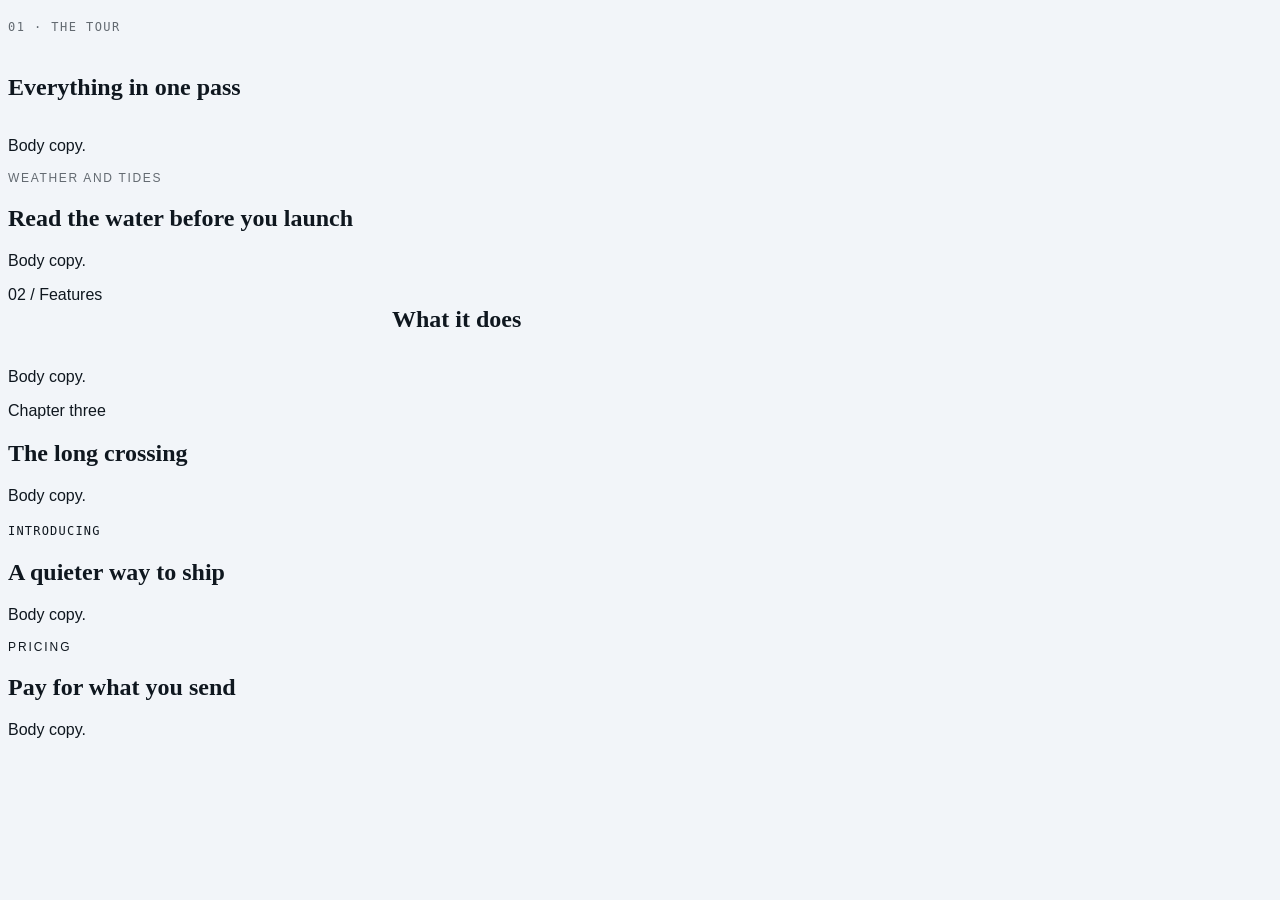
<file: .agents/skills/hallmark/scripts/fixtures/eyebrow-fail/index.html>
<!doctype html>
<!--
  Gate 54 fixture: MUST FAIL, six times.

  Every case here was invisible to the pre-1.3 detector, which keyed on
  `grid-template-columns` in the CSS and so only ever saw one geometry.
  Assertion (run from this directory):

    node ../../sloplint.mjs . --json | node -e "let s='';process.stdin.on('data',d=>s+=d).on('end',()=>console.log(JSON.parse(s).findings.filter(f=>f.gate==='54'&&f.grade==='FAIL').length))"
    # expected: 6

  Scoped to gate 54 on purpose: this file is deliberately slop in other ways too.
-->
<html lang="en">
<head>
<meta charset="utf-8">
<meta name="viewport" content="width=device-width, initial-scale=1">
<title>Gate 54 eyebrow fixture (must fail)</title>
<style>
/* Hallmark · macrostructure: fixture · tone: n/a · anchor hue: 250 · hero: Settled/H1 */
/* Hallmark · pre-emit critique: P3 H3 E3 S3 R3 V3 · weakest: all - this is a fixture */
:root {
  --color-paper: oklch(97% 0.006 250); --color-ink: oklch(20% 0.02 250);
  --color-muted: oklch(52% 0.015 250);
  --font-display: "Fraunces", serif; --font-body: "Public Sans", sans-serif;
  --font-label: "Geist Mono", monospace;
  --text-xs: 0.75rem; --tracking-label: 0.12em;
}
html, body { overflow-x: clip; }
body { background: var(--color-paper); color: var(--color-ink); font-family: var(--font-body); }
h1, h2, h3 { font-family: var(--font-display); }

/* 1: flex column. No grid anywhere; the old check could not see this. */
.a__head { display: flex; flex-direction: column; gap: 0.5rem; }
.a__eyebrow { font-family: var(--font-label); text-transform: uppercase;
  letter-spacing: var(--tracking-label); font-size: var(--text-xs); color: var(--color-muted); }

/* 2: plain block stack, and a class name outside the label vocabulary.
       Caught by resolved CSS alone: uppercase + tracking + small size. */
.b__strand { text-transform: uppercase; letter-spacing: 0.14em; font-size: 0.75rem;
  color: var(--color-muted); }

/* 3: the classic side-by-side grid. Regression guard for the old behaviour. */
.c__head { display: grid; grid-template-columns: minmax(0, 0.4fr) minmax(0, 1fr); gap: 2rem; }

/* 4: multi-column head declared ONLY inside a max-width block. The old check
       skipped every max-width rule, so this shape was a free pass. */
@media (max-width: 48rem) {
  .d__head { display: grid; grid-template-columns: 1fr 2fr; }
}

/* 5: class-less heading. The old check required a semantic match on the head
       wrapper's own classes to even look. */
.e__mark { font-family: var(--font-label); text-transform: uppercase;
  letter-spacing: 0.1em; font-size: 0.75rem; }

/* 6: "overline" was not in the old vocabulary at all. */
.overline { font-size: 0.75rem; letter-spacing: 0.16em; text-transform: uppercase; }
</style>
</head>
<body>

<!-- 1 · flex column stack -->
<section>
  <div class="a__head">
    <p class="a__eyebrow">01 · The tour</p>
    <h2>Everything in one pass</h2>
  </div>
  <p>Body copy.</p>
</section>

<!-- 2 · plain block stack, non-vocabulary class, CSS signals only -->
<section>
  <div>
    <p class="b__strand">Weather and tides</p>
    <h2>Read the water before you launch</h2>
  </div>
  <p>Body copy.</p>
</section>

<!-- 3 · side-by-side grid (the only shape the old gate caught) -->
<section>
  <div class="c__head">
    <span class="eyebrow">02 / Features</span>
    <h2>What it does</h2>
  </div>
  <p>Body copy.</p>
</section>

<!-- 4 · two-column head hidden inside a max-width query -->
<section>
  <div class="d__head">
    <span class="kicker">Chapter three</span>
    <h2>The long crossing</h2>
  </div>
  <p>Body copy.</p>
</section>

<!-- 5 · class-less heading under a labelled span -->
<section>
  <div>
    <span class="e__mark">Introducing</span>
    <h2>A quieter way to ship</h2>
  </div>
  <p>Body copy.</p>
</section>

<!-- 6 · the word the old vocabulary never knew -->
<section>
  <div>
    <p class="overline">Pricing</p>
    <h2>Pay for what you send</h2>
  </div>
  <p>Body copy.</p>
</section>

</body>
</html>
</file>
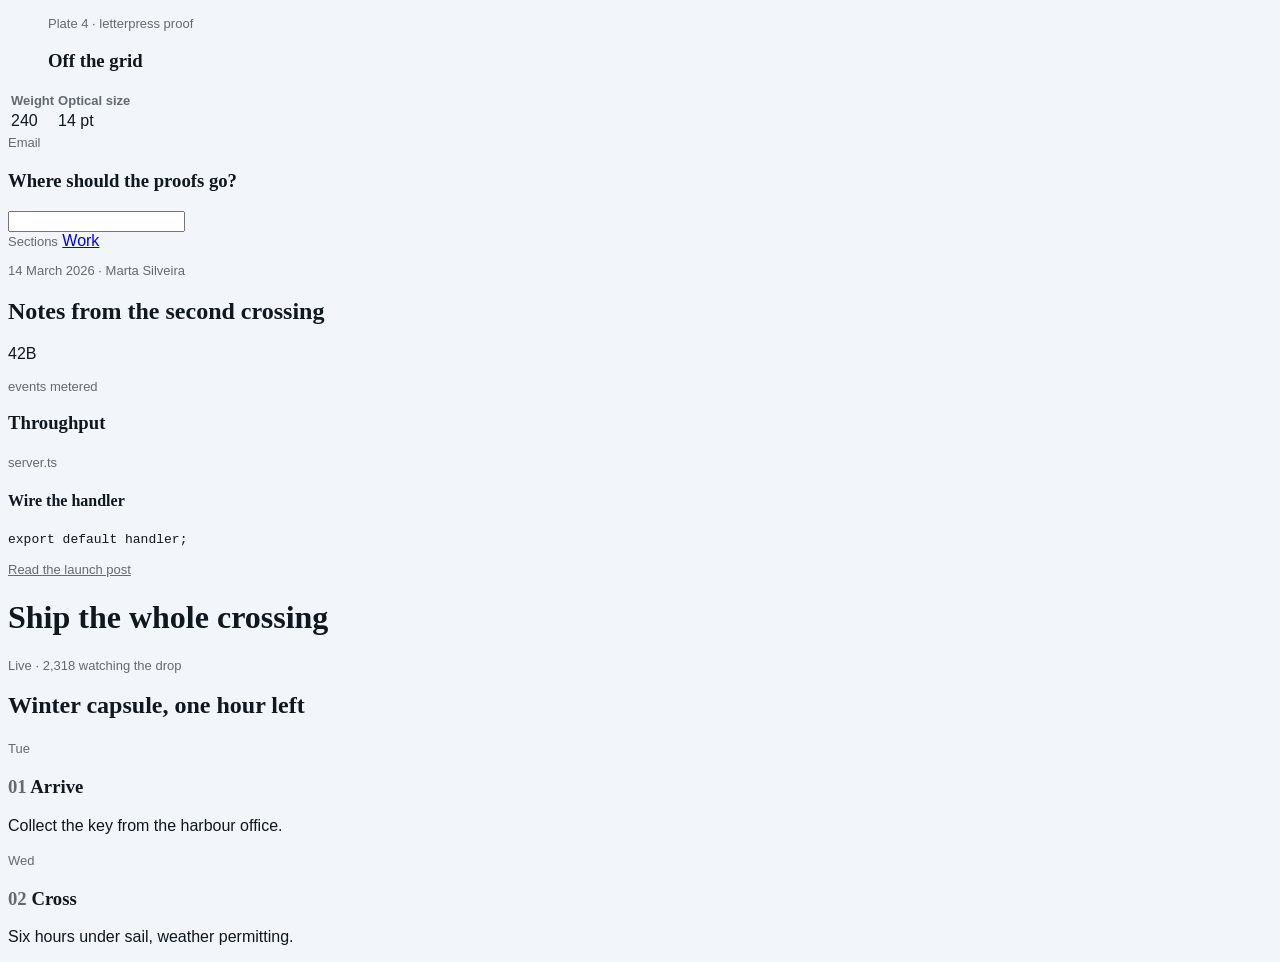
<file: .agents/skills/hallmark/scripts/fixtures/eyebrow-pass/index.html>
<!doctype html>
<!--
  Gate 54 fixture: MUST NOT FAIL.

  Ten shapes that look like an eyebrow to a naive detector and are not one.
  Each carries a fact, a destination, or an identifier the reader would
  otherwise lack: the exceptions gate 54 lists in references/gates.md.

  Assertion (run from this directory):

    node ../../sloplint.mjs . --json | node -e "let s='';process.stdin.on('data',d=>s+=d).on('end',()=>console.log(JSON.parse(s).findings.filter(f=>f.gate==='54').length))"
    # expected: 0

  Scoped to gate 54: this file makes no claim to be clean on the other gates.
-->
<html lang="en">
<head>
<meta charset="utf-8">
<meta name="viewport" content="width=device-width, initial-scale=1">
<title>Gate 54 carve-out fixture (must pass)</title>
<meta name="description" content="Fragments that sit near a heading without announcing it; gate 54 must stay quiet on every one.">
<style>
/* Hallmark · shape: fixture · genre: editorial · theme: fixture (by request)
 * hero: Settled · nav: none · footer: none · enrichment: none · signature: none, this is a gate 54 fixture
 * axes: light/roman-serif/cool · posture: restrained · contrast: pass · fold: n/a · v2.0.0 */
/* Hallmark · pre-emit critique: P3 H3 E3 S3 R3 V3 · weakest: all, this is a fixture */
/* Hallmark · answered F21 · unrelated fragments in one file, not a single document outline */
:root {
  --color-paper: oklch(97% 0.006 250); --color-ink: oklch(20% 0.02 250);
  --color-muted: oklch(52% 0.015 250); --color-accent: oklch(52% 0.14 250); --color-accent-ink: oklch(98% 0.005 250);
  --font-display: "Fraunces", serif; --font-body: "Public Sans", sans-serif;
  --font-label: var(--font-body);
  --text-xs: 0.8125rem;
}
html, body { overflow-x: clip; }
html { scrollbar-color: var(--color-muted) var(--color-paper); }
body { background: var(--color-paper); color: var(--color-ink); font-family: var(--font-body); caret-color: var(--color-accent); }
::selection { background: color-mix(in oklab, var(--color-accent) 22%, transparent); color: var(--color-ink); }
:focus-visible { outline: 2px solid var(--color-accent); outline-offset: 2px; }
a:active, button:active { transform: translateY(1px); }
button:disabled { opacity: 0.55; cursor: not-allowed; }
h1, h2, h3, h4 { font-family: var(--font-display); text-wrap: balance; }
.label { font-family: var(--font-label); font-size: var(--text-xs); color: var(--color-muted); }
.steps { list-style: none; counter-reset: step; padding: 0; }
.steps li { counter-increment: step; }
.steps li h3::before { content: counter(step, decimal-leading-zero) "  "; color: var(--color-muted); }
</style>
</head>
<body>

<!-- 1 · figcaption. Identifier, and it names something that is present. -->
<figure>
  <figcaption class="label">Plate 4 · letterpress proof</figcaption>
  <h3>Off the grid</h3>
</figure>

<!-- 2 · table column header. Identifier. -->
<table>
  <thead><tr><th class="label">Weight</th><th class="label">Optical size</th></tr></thead>
  <tbody><tr><td>240</td><td>14 pt</td></tr></tbody>
</table>

<!-- 3 · form field label. Identifier, bound to its control. -->
<form>
  <div>
    <label class="label" for="email">Email</label>
    <h3>Where should the proofs go?</h3>
    <input id="email" type="email">
  </div>
</form>

<!-- 4 · nav label. Destination. -->
<nav>
  <div>
    <span class="label">Sections</span>
    <h2 hidden>Navigation</h2>
    <a href="/work">Work</a>
  </div>
</nav>

<!-- 5 · dateline. Fact: the date appears nowhere else. -->
<article>
  <p class="label"><time datetime="2026-03-14">14 March 2026</time> · Marta Silveira</p>
  <h2>Notes from the second crossing</h2>
</article>

<!-- 6 · unit label AFTER the figure it labels. Order is the discriminator. -->
<section>
  <div>
    <p class="stat__num">42B</p>
    <p class="label">events metered</p>
  </div>
  <h3>Throughput</h3>
</section>

<!-- 7 · code filename tab. Identifier: a real path. -->
<section>
  <div>
    <span class="label">server.ts</span>
    <h4>Wire the handler</h4>
  </div>
  <pre><code>export default handler;</code></pre>
</section>

<!-- 8 · linked announcement chip. Destination, and it goes somewhere real. -->
<header>
  <div>
    <a class="label" href="/changelog/v2">Read the launch post</a>
    <h1>Ship the whole crossing</h1>
  </div>
</header>

<!-- 9 · live telemetry above a headline. Fact, and the digits prove it. -->
<section>
  <div>
    <p class="label">Live · 2,318 watching the drop</p>
    <h1>Winter capsule, one hour left</h1>
  </div>
</section>

<!-- 10 · a real <ol>. The numbers come from counter(), not from typed labels;
         a genuine per-step identifier rides along without becoming a kicker. -->
<ol class="steps">
  <li>
    <span class="label">Tue</span>
    <h3>Arrive</h3>
    <p>Collect the key from the harbour office.</p>
  </li>
  <li>
    <span class="label">Wed</span>
    <h3>Cross</h3>
    <p>Six hours under sail, weather permitting.</p>
  </li>
</ol>

</body>
</html>
</file>
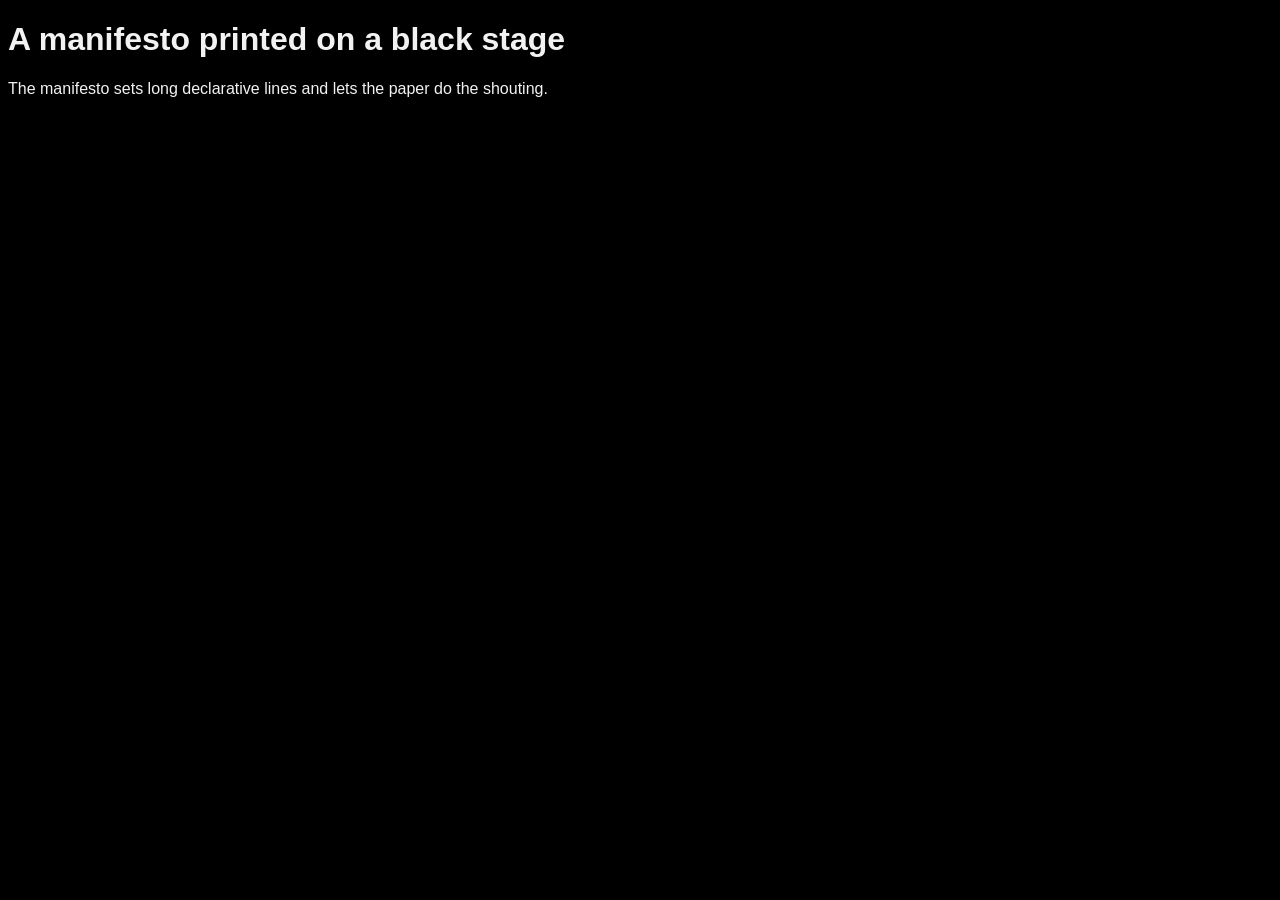
<file: .agents/skills/hallmark/scripts/fixtures/waiver/index.html>
<!doctype html>
<!--
  Waiver fixture. Five waivers are claimed on a deliberately expressive page:
  four are honoured, one is refused because it names a Floor gate, and the build
  ships. There is no cap, so the page is not blocked for being expressive; what
  it gets instead is a NOTE saying four waivers is a house style, not exceptions.

  Assertion (run from this directory):

    node ../../sloplint.mjs . --json | node -e "let s='';process.stdin.on('data',d=>s+=d).on('end',()=>{const j=JSON.parse(s);console.log(JSON.stringify(j.summary))})"
    # expected: fails 0, reflex 0, waived 5, rejected 2, answered 1, notes 1
    # (waived counts findings, not gates: gate 1 fires on both the token and the
    #  h1 rule, and gate 7 on both the token and the body background)

  Case by case:
    waive 40  -> refused, Floor is never waivable, and gate 40 still binds
    waive 7b  -> honoured; the guard (surface: absolute in the stamp) holds
    waive 22  -> honoured
    waive 25  -> honoured (no finding to downgrade on this page)
    waive 1   -> honoured, and trips the >3 house-style NOTE
    answered F3  -> honoured; the Finish finding reports ANSWERED instead of WARN
    answered 40  -> refused; 40 is Floor, and Floor findings are fixed, not answered
-->
<html lang="en">
<head>
<meta charset="utf-8">
<meta name="viewport" content="width=device-width, initial-scale=1">
<title>Waiver fixture</title>
<style>
/* Hallmark · macrostructure: Manifesto · tone: austere · anchor hue: 250 · surface: absolute · nav: N9 · footer: Ft2 · hero: Poster/H1 */
/* Hallmark · pre-emit critique: P5 H4 E5 S4 R5 V4 · weakest: E - fixture, not a real build */
/* Hallmark · waive 40 · contrast measured on the stage · the manifesto is printed white on black */
/* Hallmark · waive 7b · surface: absolute declared, 40-41 pass · the manifesto stage is printed on black paper */
/* Hallmark · waive 22 · neutrals achromatic throughout · the manifesto rules are pure grey by intent */
/* Hallmark · waive 25 · measure runs to 96ch · the manifesto sets long declarative lines */
/* Hallmark · waive 1 · two families declared · the manifesto pairs a display serif with a grotesque */
/* Hallmark · answered F3 · the manifesto head is one word and cannot wrap, so balance has nothing to balance */
/* Hallmark · answered 40 · contrast is fine here honestly */
:root {
  --color-paper: #000;
  --color-ink: oklch(96% 0 250);
  --font-display: Inter, sans-serif;
  --font-body: "Public Sans", sans-serif;
}
html, body { overflow-x: clip; }
body { background: var(--color-paper); color: var(--color-ink); font-family: var(--font-body); }
h1 { font-family: var(--font-display); }
</style>
</head>
<body>
  <h1>A manifesto printed on a black stage</h1>
  <p>The manifesto sets long declarative lines and lets the paper do the shouting.</p>
</body>
</html>
</file>
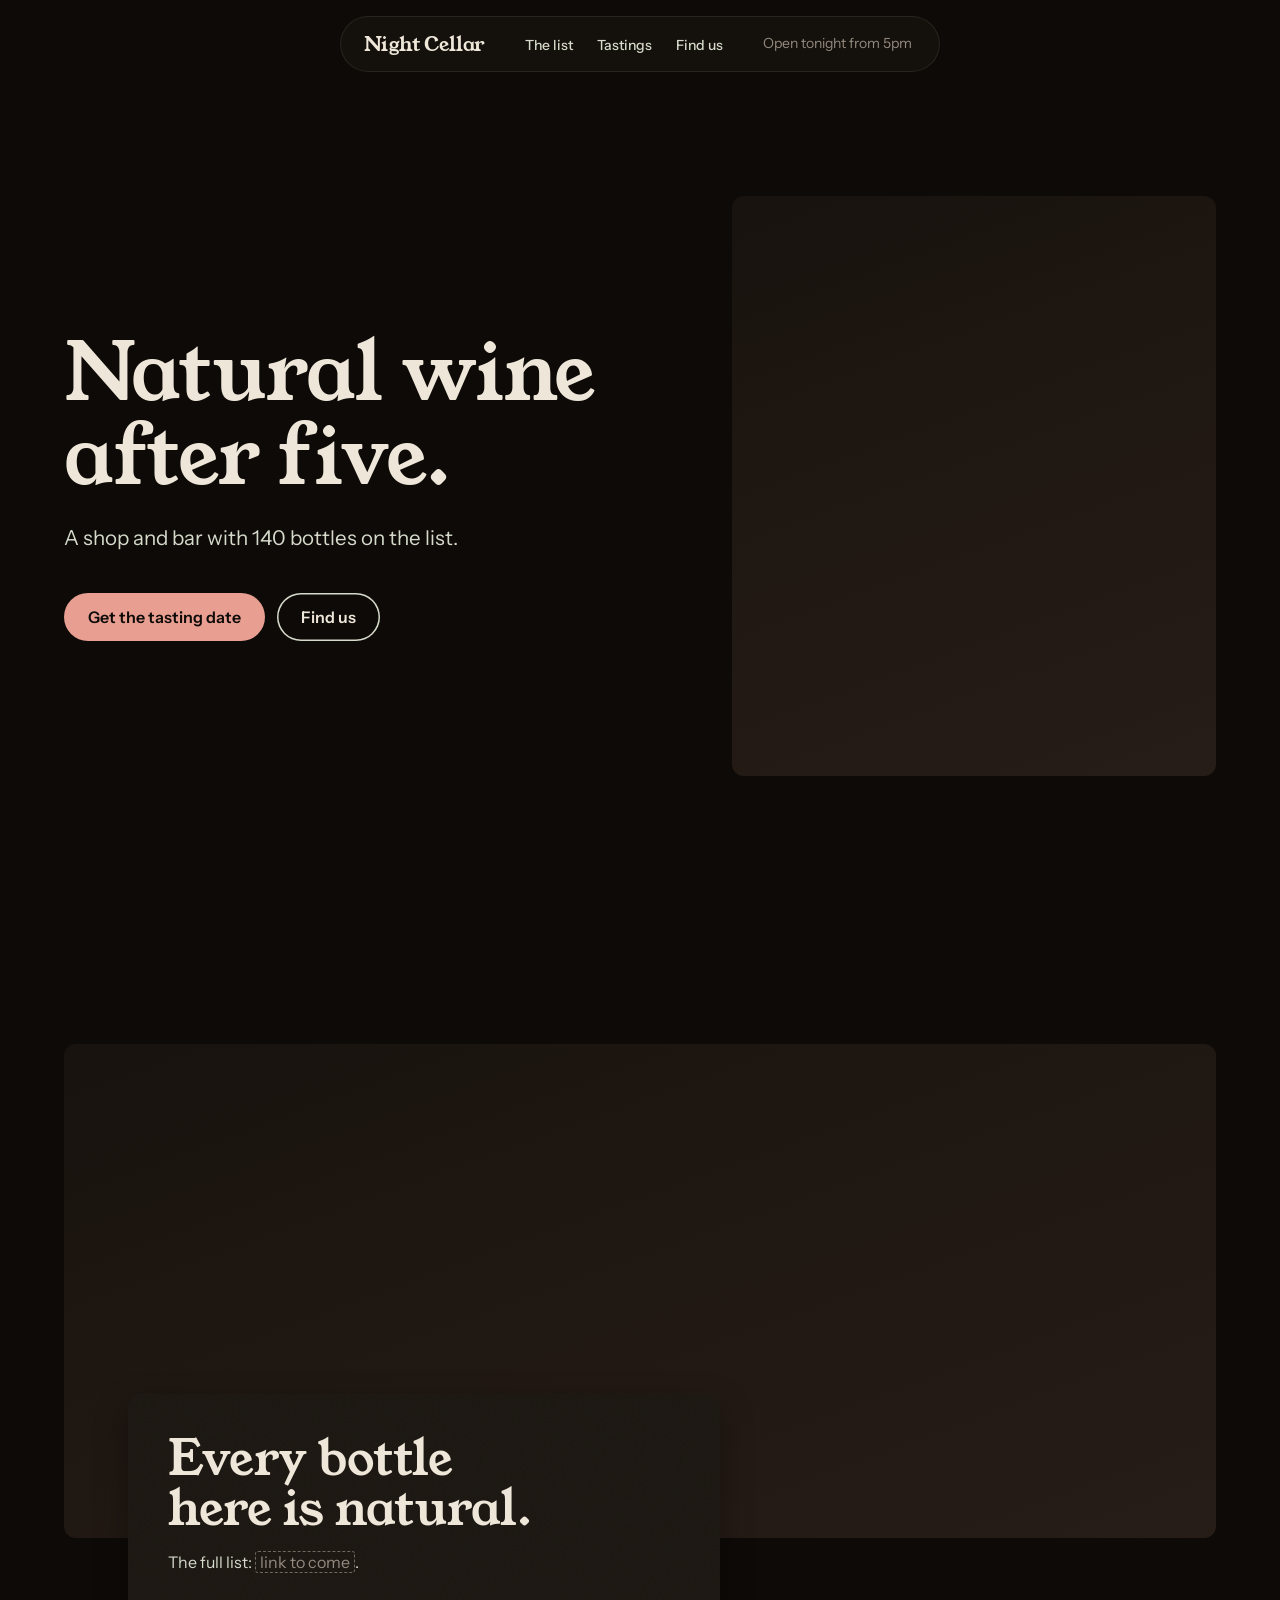
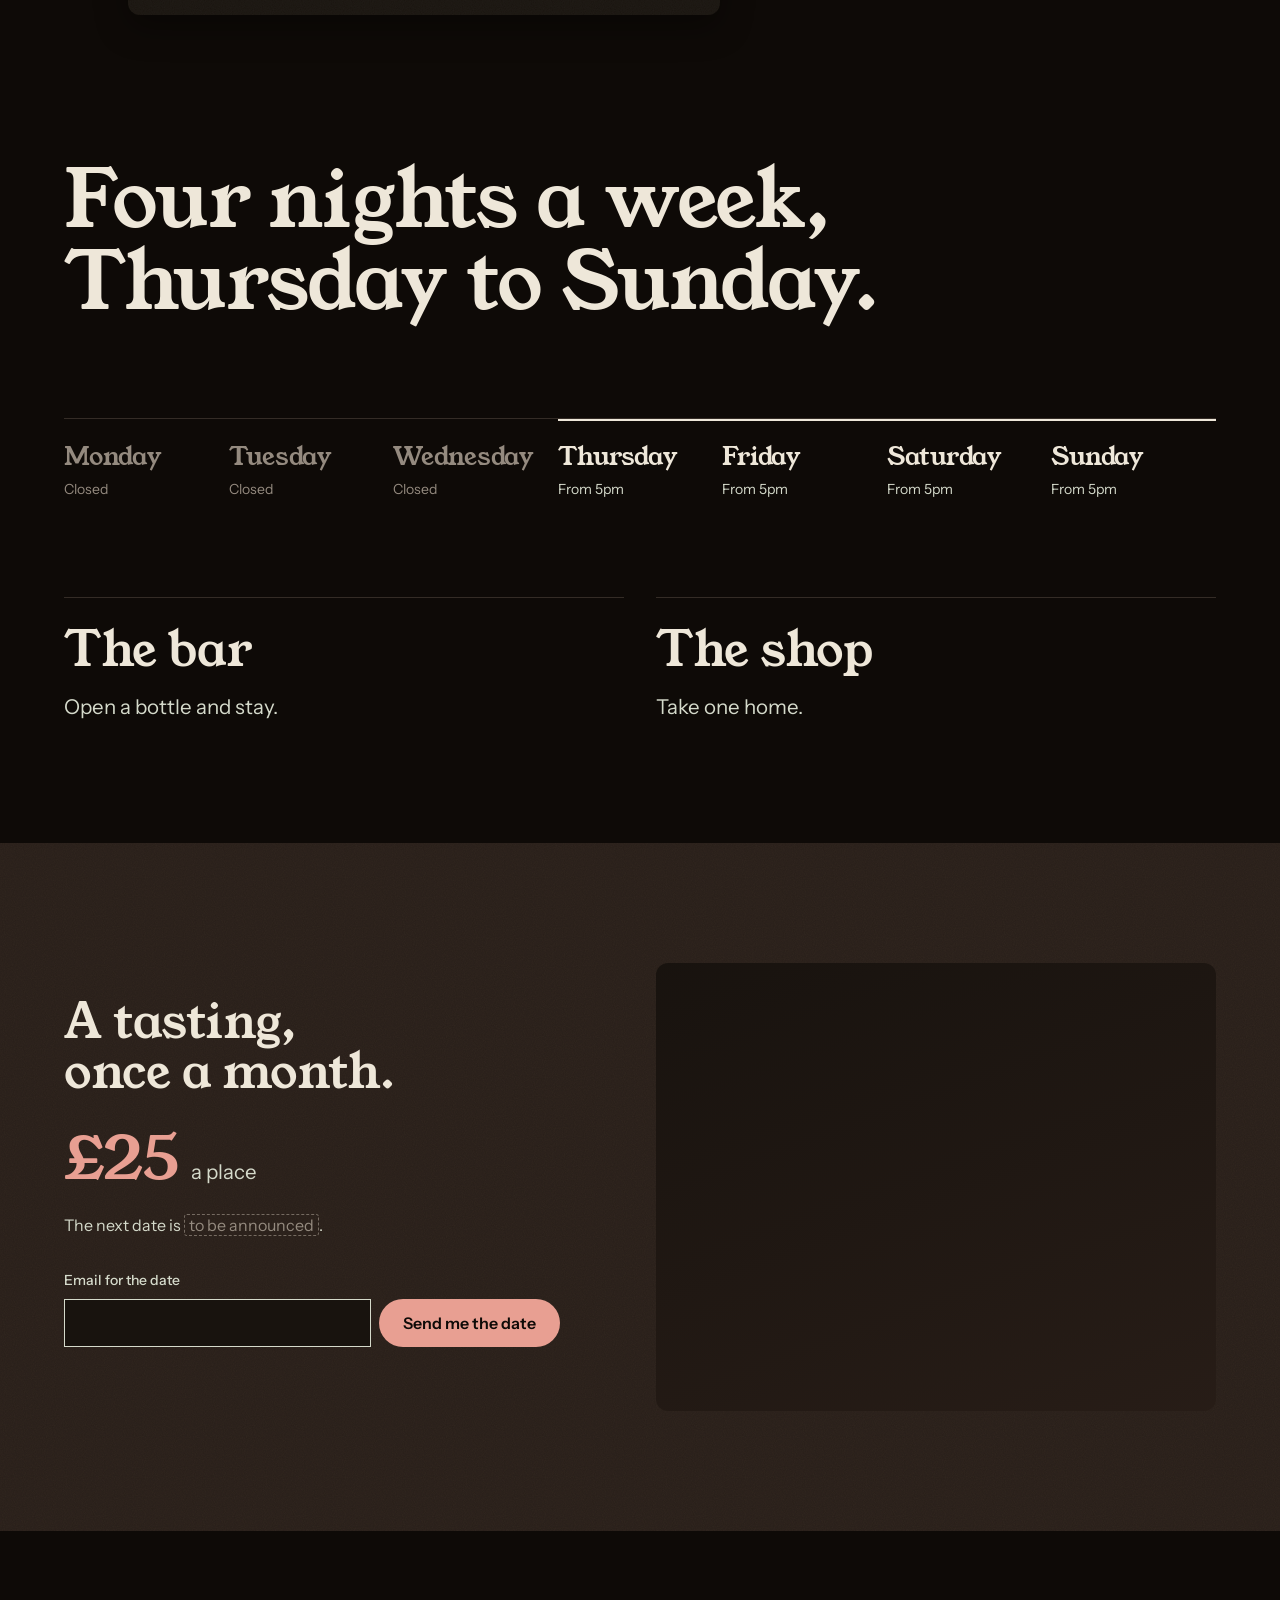
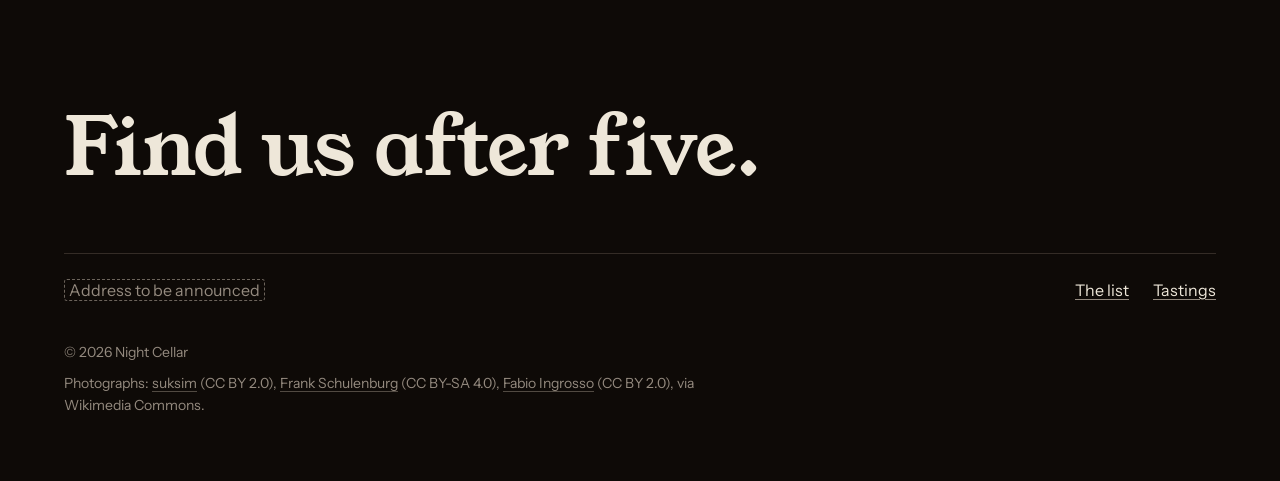
<file: .agents/skills/hallmark/scripts/fixtures/exemplars/atmospheric.html>
<!doctype html>
<html lang="en">
<head>
<meta charset="utf-8">
<meta name="viewport" content="width=device-width, initial-scale=1">
<title>Night Cellar: natural wine after five, Thursday to Sunday</title>
<meta name="description" content="Night Cellar is a natural wine shop and bar with 140 bottles on the list, open Thursday to Sunday from 5pm, with a tasting once a month.">
<link rel="preconnect" href="https://fonts.googleapis.com">
<link rel="preconnect" href="https://fonts.gstatic.com" crossorigin>
<link href="https://fonts.googleapis.com/css2?family=Young+Serif&family=Instrument+Sans:wght@400;500;600&display=swap" rel="stylesheet">
<style>
/* Hallmark · job: visit · shape: Photographic · genre: atmospheric · theme: Spore (by request)
 * hero: Settled · nav: floating pill · footer: statement · imagery: photographs, library 3, warm con=6 exp=-4 · signature: a pour into the decanter after five beside the head, with tonight's door in the nav · spore: cellar
 * axes: dark/roman-serif/warm · posture: committed · contrast: pass · fold: pass · v2.0.0 */
/* Hallmark · pre-emit critique: P4 H4 E4 S4 R5 V4 · weakest: S, the photographs are a stand-in bar; every head carries a fact from the brief, the pour is pink like the one signal, and the nav reads tonight's door from the brief's hours */
/* Hallmark · hero-review: in-thread · ship · 0 findings · finish-review: subagent · fix · 5 findings · 5 resolved · gap: the maker's-log voice can name no bottle until the user gives the list */
:root {
  color-scheme: dark;
  --space-3xs: 2px; --space-2xs: 4px; --space-xs: 8px; --space-sm: 12px; --space-md: 16px; --space-lg: 24px; --space-xl: 40px; --space-2xl: 64px; --space-3xl: 96px; --space-4xl: 144px;
  --text-xs: 0.8125rem; --text-sm: 0.875rem; --text-md: 1rem; --text-lg: 1.25rem; --text-xl: 1.5625rem; --text-2xl: 1.953rem; --text-3xl: 2.441rem;
  --text-display-s: clamp(2.25rem, 4vw + 0.5rem, 3.75rem); --text-display: clamp(2.75rem, 5vw + 1rem, 5.25rem);
  --text-section: clamp(2rem, 2.5vw + 1rem, 3.5rem); --text-title: clamp(1.25rem, 0.75vw + 0.875rem, 1.625rem); --text-lead: clamp(1.125rem, 0.35vw + 1rem, 1.375rem);
  --ease-out: cubic-bezier(0.16, 1, 0.3, 1); --ease-in: cubic-bezier(0.7, 0, 0.84, 0); --ease-in-out: cubic-bezier(0.65, 0, 0.35, 1);
  --dur-micro: 120ms; --dur-short: 220ms; --dur-long: 420ms;
  --color-error: oklch(72% 0.15 27); --color-success: oklch(76% 0.13 150);
  --container: 1440px; --gutter: 64px; --gap-columns: 32px; --section-gap-s: 120px; --section-gap: 144px; --section-gap-l: 176px;
  --z-base: 1; --z-raised: 10; --z-dropdown: 100; --z-sticky: 200; --z-sticky-nav: 300; --z-modal: 400; --z-toast: 500; --z-tooltip: 600;
  --color-paper: oklch(15% 0.01 60); --color-paper-2: oklch(19% 0.012 60); --color-paper-3: oklch(24% 0.02 50);
  --color-ink: oklch(93% 0.02 85); --color-ink-2: oklch(88% 0.02 120); --color-muted: oklch(64% 0.02 70);
  --color-rule: oklch(30% 0.015 60);
  --color-accent: oklch(77% 0.09 30); --color-accent-2: oklch(86% 0.06 30); --color-accent-ink: oklch(15% 0.01 60); --color-focus: oklch(86% 0.06 30);
  --font-display: "Young Serif", Georgia, serif; --font-body: "Instrument Sans", ui-sans-serif, system-ui, sans-serif;
  --font-outlier: "DM Mono", ui-monospace, monospace;
  --radius-card: 12px; --radius-pill: 999px; --rule-hair: 1px;
  --shadow-card: 0 12px 32px oklch(8% 0.01 60 / 0.35);
  --tracking-display: -0.01em;
  --grain: 0.15; --display-weight: 400;
}
*, *::before, *::after { box-sizing: border-box; }
html, body { overflow-x: clip; }
html { scrollbar-color: var(--color-muted) var(--color-paper); scroll-padding-top: var(--space-3xl); }
body { margin: 0; background: var(--color-paper); color: var(--color-ink); font-family: var(--font-body); font-size: var(--text-md); line-height: 1.55; -webkit-font-smoothing: antialiased; caret-color: var(--color-accent); }
::selection { background: color-mix(in oklab, var(--color-accent) 22%, transparent); color: var(--color-ink); }
:focus-visible { outline: 2px solid var(--color-focus); outline-offset: 2px; }
a { color: inherit; text-decoration-thickness: 1px; text-underline-offset: 0.16em; }
h1, h2, h3 { margin: 0; font-family: var(--font-display); font-weight: var(--display-weight, 700); font-synthesis: none; letter-spacing: var(--tracking-display); line-height: 1.05; overflow-wrap: break-word; min-width: 0; text-wrap: balance; }
h1 { max-width: 20ch; font-size: var(--text-display); } h2 { max-width: 30ch; font-size: var(--text-section); } h3 { max-width: 40ch; font-size: var(--text-title); line-height: 1.2; }
.lead { font-size: var(--text-lead); line-height: 1.45; max-width: 52ch; }
p { margin: 0; text-wrap: pretty; }
p:not([class]) { max-width: 65ch; }
img, video { max-width: 100%; height: auto; display: block; }
svg { display: block; }
[hidden] { display: none !important; }
button, input, select, textarea { font: inherit; }
.container { width: 100%; max-width: var(--container); margin-inline: auto; padding-inline: var(--gutter); box-sizing: border-box; }
.num, .figure, td.num { font-variant-numeric: tabular-nums; }
.visually-hidden { position: absolute; width: 1px; height: 1px; overflow: hidden; clip-path: inset(50%); white-space: nowrap; }
[data-slot] { position: relative; overflow: hidden; background: linear-gradient(160deg, var(--color-paper-2, var(--color-paper)), var(--color-paper-3, var(--color-paper))); }
[data-slot] > img { position: absolute; inset: 0; width: 100%; height: 100%; object-fit: cover; z-index: 1; }
[data-slot]:has(> img) > :not(img):not([data-keep]) { display: none !important; }
@media (max-width: 60rem) { :root { --gutter: 24px; --section-gap-s: 80px; --section-gap: 96px; --section-gap-l: 120px; } }
@media (max-width: 40rem) { :root { --gutter: 16px; --section-gap-s: 56px; --section-gap: 72px; --section-gap-l: 96px; --gap-columns: 16px; } }
@media (prefers-reduced-motion: reduce) { *:not(.keep-motion), *:not(.keep-motion)::before, *:not(.keep-motion)::after { animation-duration: 0.01ms !important; animation-iteration-count: 1 !important; transition-duration: 0.01ms !important; scroll-behavior: auto !important; } }
/* photographs: warm con=6 exp=-4 */
[data-slot] > img { filter: sepia(0.28) saturate(0.94) contrast(1.06) brightness(0.96); }
/* Page */
*, *::before, *::after { box-sizing: border-box; }
.skip { position: absolute; left: var(--space-md); top: calc(-1 * var(--space-3xl)); z-index: var(--z-toast); padding: var(--space-xs) var(--space-md); border-radius: var(--radius-pill); background: var(--color-ink); color: var(--color-paper); }
.skip:focus-visible { top: var(--space-md); }

/* Controls: the theme's pair */
.btn { display: inline-flex; align-items: center; justify-content: center; min-height: 48px; padding: 0 var(--space-lg); border: 0; border-radius: var(--radius-pill); font: 600 var(--text-md)/1 var(--font-body); white-space: nowrap; text-decoration: none; cursor: pointer; transition: background-color var(--dur-micro) var(--ease-out), box-shadow var(--dur-micro) var(--ease-out), transform var(--dur-micro) var(--ease-out); }
.btn--primary { background: var(--color-accent); color: var(--color-accent-ink); }
.btn--primary:hover { background: var(--color-accent-2); }
.btn--secondary { background: transparent; color: var(--color-ink); box-shadow: inset 0 0 0 1.5px var(--color-ink-2); }
.btn--secondary:hover { background: var(--color-paper-3); }
.btn:active { transform: translateY(1px); }
.btn:focus-visible { outline: 2px solid var(--color-focus); outline-offset: 3px; }
.btn:disabled, .btn[aria-disabled="true"] { opacity: 0.55; cursor: not-allowed; transform: none; }
.btn[aria-busy="true"] { cursor: progress; }
.actions { display: flex; flex-wrap: wrap; gap: var(--space-sm); }

/* Nav: a floating pill on a blur, the genre's one glass */
.nav { position: fixed; top: var(--space-md); left: 0; right: 0; z-index: var(--z-sticky-nav); display: flex; justify-content: center; padding-inline: var(--gutter); pointer-events: none; }
.nav__pill { pointer-events: auto; display: flex; align-items: center; gap: var(--space-xl); min-height: 56px; padding: var(--space-2xs) var(--space-2xs) var(--space-2xs) var(--space-lg); border-radius: var(--radius-pill); background: color-mix(in oklab, var(--color-paper-2) 74%, transparent); -webkit-backdrop-filter: blur(14px); backdrop-filter: blur(14px); box-shadow: inset 0 0 0 1px color-mix(in oklab, var(--color-ink) 9%, transparent); }
.wordmark { font: 400 var(--text-lg)/1 var(--font-display); letter-spacing: var(--tracking-display); color: var(--color-ink); text-decoration: none; white-space: nowrap; }
.nav__links { display: flex; gap: var(--space-lg); margin: 0; padding: 0; list-style: none; }
.nav__links a { font-size: var(--text-sm); font-weight: 500; color: var(--color-ink-2); text-decoration: none; text-underline-offset: 0.3em; white-space: nowrap; }
.nav__links a:hover { color: var(--color-ink); text-decoration: underline; text-decoration-color: var(--color-accent); }
.nav__links a:active { color: var(--color-accent-2); }
.wordmark:focus-visible, .nav__links a:focus-visible { outline: 2px solid var(--color-focus); outline-offset: 4px; border-radius: var(--radius-pill); }
.nav__door { margin: 0; padding-right: var(--space-lg); font-size: var(--text-sm); color: var(--color-muted); white-space: nowrap; }

/* Photographs */
.photo { position: relative; margin: 0; border-radius: var(--radius-card); }
.photo > img { border-radius: inherit; outline: var(--rule-hair) solid color-mix(in oklab, var(--color-ink) 8%, transparent); outline-offset: -1px; }

/* Hero: Settled, the pour standing beside the head */
.hero { display: grid; align-items: center; min-height: 100dvh; padding-block: calc(56px + var(--space-xl)) var(--space-lg); box-sizing: border-box; }
.hero__grid { display: grid; grid-template-columns: minmax(0, 1fr) minmax(0, min(35rem, 42%)); column-gap: var(--space-3xl); align-items: center; }
.hero__text { display: grid; gap: var(--space-lg); }
.hero__text h1 { max-width: 13ch; }
.hero__text .lead { color: var(--color-ink-2); max-width: 34ch; }
.hero__text .actions { margin-top: var(--space-md); }
.hero__photo { aspect-ratio: 5 / 6; max-height: calc(100dvh - 56px - var(--space-3xl) - var(--space-xl)); }

@media (max-width: 60rem) {
  .nav { padding-inline: var(--space-md); }
  .nav__pill { gap: var(--space-md); padding-left: var(--space-md); }
  .nav__links { display: none; }
  .hero { min-height: 0; padding-block: calc(56px + var(--space-3xl)) var(--space-2xl); }
  .hero__grid { grid-template-columns: minmax(0, 1fr); row-gap: var(--space-xl); }
  .hero__photo { max-height: none; }
}

/* Grain: the theme's speck, on a band or a panel, never on a photograph */
.grained { position: relative; isolation: isolate; }
.grained::after { content: ""; position: absolute; inset: 0; z-index: var(--z-base); border-radius: inherit; pointer-events: none; opacity: var(--grain); mix-blend-mode: screen;
  background-image: url("data:image/svg+xml,%3Csvg xmlns='http://www.w3.org/2000/svg' width='200' height='200'%3E%3Cfilter id='n'%3E%3CfeTurbulence type='fractalNoise' baseFrequency='0.9' numOctaves='2'/%3E%3CfeColorMatrix values='0 0 0 0 0.6 0 0 0 0 0.55 0 0 0 0 0.45 0 0 0 0.35 0'/%3E%3C/filter%3E%3Crect width='200' height='200' filter='url(%23n)'/%3E%3C/svg%3E"); }
.grained > * { position: relative; z-index: var(--z-raised); }

/* The list: the racks edge to edge, the head on a grained plate across its foot */
.list { padding-top: var(--section-gap); }
.list__photo { aspect-ratio: 21 / 9; }
.plate { display: grid; gap: var(--space-md); width: min(100%, 37rem); margin: calc(-1 * var(--space-4xl)) 0 0 var(--space-2xl); padding: var(--space-xl); border-radius: var(--radius-card); background: var(--color-paper-2); box-shadow: var(--shadow-card); z-index: var(--z-raised); }
.plate__more { color: var(--color-ink-2); }

/* Four nights: the week set in type, the open nights lit, the dark ones left dim */
.nights { margin-top: var(--section-gap); }
.statement { max-width: 18ch; font-size: var(--text-display); line-height: 1.02; }
.week { display: grid; grid-template-columns: repeat(7, minmax(0, 1fr)); margin: var(--space-3xl) 0 0; padding: 0; list-style: none; border-top: var(--rule-hair) solid var(--color-rule); }
.week__day { display: grid; gap: var(--space-xs); padding: var(--space-lg) var(--space-md) 0 0; }
.week__name { font: 400 var(--text-xl)/1.1 var(--font-display); letter-spacing: var(--tracking-display); }
.week__hours { font-size: var(--text-sm); color: var(--color-ink-2); }
.week__day.is-open { box-shadow: inset 0 2px 0 var(--color-ink); }
.week__day.is-shut .week__name, .week__day.is-shut .week__hours { color: var(--color-muted); }
.ways { display: grid; grid-template-columns: repeat(2, minmax(0, 1fr)); column-gap: var(--gap-columns); margin-top: var(--space-3xl); }
.way { display: grid; gap: var(--space-sm); padding-top: var(--space-lg); border-top: var(--rule-hair) solid var(--color-rule); }
.way h3 { font-size: var(--text-section); max-width: none; }
.way p { font-size: var(--text-lead); color: var(--color-ink-2); }

/* Tastings: the one band, grained, the price in pink */
.tastings { margin-top: var(--section-gap-s); padding-block: var(--section-gap-s); background: var(--color-paper-3); }
.tastings__grid { display: grid; grid-template-columns: repeat(2, minmax(0, 1fr)); column-gap: var(--gap-columns); align-items: center; }
.tastings__text { display: grid; gap: var(--space-lg); padding-right: var(--space-2xl); }
.tastings__text > p:not([class]) { color: var(--color-ink-2); }
.price { display: flex; align-items: baseline; gap: var(--space-sm); margin-top: var(--space-xs); color: var(--color-ink-2); font-size: var(--text-lead); }
.price__figure { font: 400 var(--text-display-s)/1 var(--font-display); letter-spacing: var(--tracking-display); color: var(--color-accent); font-variant-numeric: lining-nums tabular-nums; }
.tastings__photo { aspect-ratio: 5 / 4; min-height: 440px; }
.fill { padding: 0 0.25em; border: 1px dashed color-mix(in oklch, var(--color-muted) 70%, transparent); border-radius: 3px; color: var(--color-muted); -webkit-box-decoration-break: clone; box-decoration-break: clone; }

.signup { display: grid; gap: var(--space-xs); margin-top: var(--space-xs); }
.signup label { font-size: var(--text-sm); font-weight: 500; color: var(--color-ink-2); }
.signup__row { display: flex; gap: var(--space-xs); }
.signup input { flex: 1; min-width: 0; min-height: 48px; padding: 0 var(--space-md); border: 1.5px solid var(--color-ink-2); border-radius: 0; background: var(--color-paper-2); color: var(--color-ink); outline: 2px solid transparent; outline-offset: -4px; }
.signup input:hover { background: var(--color-paper); }
.signup input:focus-visible { outline-color: var(--color-focus); }
.signup input[aria-invalid] { border-color: var(--color-error); }
.signup input:disabled { opacity: 0.55; cursor: not-allowed; }
.signup__help { min-height: 1lh; font-size: var(--text-sm); color: var(--color-muted); }

/* Footer: a statement, then the facts and links */
.footer { padding-block: var(--section-gap-l) var(--space-2xl); }
.footer__line { max-width: 16ch; font-size: var(--text-display); line-height: 1.02; }
.footer__row { display: flex; flex-wrap: wrap; justify-content: space-between; align-items: baseline; gap: var(--space-lg); margin-top: var(--space-2xl); padding-top: var(--space-lg); border-top: var(--rule-hair) solid var(--color-rule); }
.footer__where { color: var(--color-ink-2); }
.footer__links { display: flex; flex-wrap: wrap; gap: var(--space-lg); margin: 0; padding: 0; list-style: none; }
.footer__links a { color: var(--color-ink); text-decoration-color: var(--color-muted); white-space: nowrap; }
.footer__links a:hover { text-decoration-color: var(--color-accent); }
.footer__links a:focus-visible { outline: 2px solid var(--color-focus); outline-offset: 3px; }
.legal { margin-top: var(--space-xl); font-size: var(--text-sm); color: var(--color-muted); }
.credits { max-width: 80ch; margin-top: var(--space-xs); font-size: var(--text-sm); line-height: 1.6; color: var(--color-muted); }
.credits span { white-space: nowrap; }
.credits a { color: inherit; text-decoration-color: color-mix(in oklab, var(--color-muted) 50%, transparent); text-underline-offset: 0.2em; }
.credits a:hover { text-decoration-color: var(--color-accent); }

@media (max-width: 60rem) {
  .plate { margin: calc(-1 * var(--space-2xl)) 0 0; padding: var(--space-lg); }
  .list__photo { aspect-ratio: 4 / 3; }
  .week { grid-template-columns: minmax(0, 1fr); margin-top: var(--space-2xl); border-top: 0; }
  .week__day { grid-template-columns: minmax(0, 1fr) auto; align-items: baseline; padding: var(--space-sm) 0; border-top: var(--rule-hair) solid var(--color-rule); }
  .week__day.is-open { box-shadow: none; }
  .week__name { font-size: var(--text-lg); }
  .ways { grid-template-columns: minmax(0, 1fr); row-gap: var(--space-xl); margin-top: var(--space-3xl); }
  .statement, .footer__line { font-size: var(--text-section); }
  .tastings__grid { grid-template-columns: minmax(0, 1fr); row-gap: var(--space-xl); }
  .tastings__text { padding-right: 0; }
  .tastings__photo { min-height: 0; }
}
@media (max-width: 40rem) {
  .signup__row { flex-direction: column; }
}
</style>
<script>document.documentElement.classList.add('js');</script>
</head>
<body>
<a class="skip" href="#main">Skip to content</a>

<header class="nav">
  <nav class="nav__pill" aria-label="Main">
    <a class="wordmark" href="#top" aria-label="Night Cellar, home">Night Cellar</a>
    <ul class="nav__links" role="list">
      <li><a href="#list">The list</a></li>
      <li><a href="#tastings">Tastings</a></li>
      <li><a href="#find">Find us</a></li>
    </ul>
    <p class="nav__door" role="status" id="door">Open Thursday to Sunday</p>
  </nav>
</header>

<main id="main">
  <section class="hero" id="top" aria-labelledby="hero-title">
    <div class="container hero__grid">
      <div class="hero__text">
        <h1 id="hero-title">Natural wine after five.</h1>
        <p class="lead">A shop and bar with 140 bottles on the list.</p>
        <div class="actions">
          <a class="btn btn--primary" href="#tastings">Get the tasting date</a>
          <a class="btn btn--secondary" href="#find">Find us</a>
        </div>
      </div>
      <figure class="photo hero__photo" data-slot="hero" data-alt="A glass being poured at the bar after five">
        <img src="https://upload.wikimedia.org/wikipedia/commons/thumb/b/b1/Pouring_wine_into_a_decanter.jpg/1280px-Pouring_wine_into_a_decanter.jpg" width="3872" height="2592" fetchpriority="high" alt="Wine poured from a bottle into a glass decanter in low light" style="object-position: 42% 50%">
      </figure>
    </div>
  </section>

  <section class="list" id="list" aria-labelledby="list-title">
    <div class="container">
      <figure class="photo list__photo" data-slot="photo-1" data-alt="The bottles on the list, racked in the shop">
        <img src="https://upload.wikimedia.org/wikipedia/commons/thumb/9/9e/Schramsberg_Vineyards%2C_July_2019-7579%2B7580.jpg/1280px-Schramsberg_Vineyards%2C_July_2019-7579%2B7580.jpg" width="6244" height="3903" loading="lazy" alt="A long cellar aisle between racks of bottles laid neck down" style="object-position: 50% 60%">
      </figure>
      <div class="plate grained">
        <h2 id="list-title">Every bottle here is natural.</h2>
        <p class="plate__more">The full list: <span class="fill" data-fill="list">link to come</span>.</p>
      </div>
    </div>
  </section>

  <section class="nights" aria-labelledby="nights-title">
    <div class="container">
      <h2 id="nights-title" class="statement">Four nights a week, Thursday to Sunday.</h2>
      <ol class="week" role="list" aria-label="Opening hours">
        <li class="week__day is-shut"><span class="week__name">Monday</span><span class="week__hours">Closed</span></li>
        <li class="week__day is-shut"><span class="week__name">Tuesday</span><span class="week__hours">Closed</span></li>
        <li class="week__day is-shut"><span class="week__name">Wednesday</span><span class="week__hours">Closed</span></li>
        <li class="week__day is-open"><span class="week__name">Thursday</span><span class="week__hours">From 5pm</span></li>
        <li class="week__day is-open"><span class="week__name">Friday</span><span class="week__hours">From 5pm</span></li>
        <li class="week__day is-open"><span class="week__name">Saturday</span><span class="week__hours">From 5pm</span></li>
        <li class="week__day is-open"><span class="week__name">Sunday</span><span class="week__hours">From 5pm</span></li>
      </ol>
      <div class="ways">
        <div class="way">
          <h3>The bar</h3>
          <p>Open a bottle and stay.</p>
        </div>
        <div class="way">
          <h3>The shop</h3>
          <p>Take one home.</p>
        </div>
      </div>
    </div>
  </section>

  <section class="tastings grained" id="tastings" aria-labelledby="tastings-title">
    <div class="container tastings__grid">
      <div class="tastings__text">
        <h2 id="tastings-title">A tasting, once a month.</h2>
        <p class="price"><span class="price__figure">£25</span> a place</p>
        <p>The next date is <span class="fill" data-fill="date">to be announced</span>.</p>
        <form class="signup" data-endpoint="" novalidate>
          <label for="email">Email for the date</label>
          <div class="signup__row">
            <input id="email" name="email" type="email" autocomplete="email" inputmode="email" required>
            <button class="btn btn--primary" type="submit">Send me the date</button>
          </div>
          <p class="signup__help" id="email-help" aria-live="polite"></p>
        </form>
      </div>
      <figure class="photo tastings__photo" data-slot="photo-2" data-alt="Glasses poured for a tasting">
        <img src="https://upload.wikimedia.org/wikipedia/commons/thumb/e/e3/Wine_being_poured_into_a_glass.jpg/1280px-Wine_being_poured_into_a_glass.jpg" width="1955" height="1300" loading="lazy" alt="A taste of red wine poured into a glass held by its stem" style="object-position: 62% 50%">
      </figure>
    </div>
  </section>
</main>

<footer class="footer" id="find" aria-labelledby="find-title">
  <div class="container">
    <h2 id="find-title" class="footer__line">Find us after five.</h2>
    <div class="footer__row">
      <p class="footer__where"><span class="fill" data-fill="address">Address to be announced</span></p>
      <ul class="footer__links" role="list">
        <li><a href="#list">The list</a></li>
        <li><a href="#tastings">Tastings</a></li>
      </ul>
    </div>
    <p class="legal">&copy; 2026 Night Cellar</p>
    <p class="credits" data-credits>Photographs: <a href="https://commons.wikimedia.org/wiki/File:Pouring_wine_into_a_decanter.jpg">suksim</a> <span>(CC BY 2.0)</span>, <a href="https://commons.wikimedia.org/wiki/File:Schramsberg_Vineyards,_July_2019-7579%2B7580.jpg">Frank Schulenburg</a> <span>(CC BY-SA 4.0)</span>, <a href="https://commons.wikimedia.org/wiki/File:Wine_being_poured_into_a_glass.jpg">Fabio Ingrosso</a> <span>(CC BY 2.0)</span>, via Wikimedia Commons.</p>
  </div>
</footer>

<script>window.hallmarkSlots = (m) => { for (const [k, v] of Object.entries(m)) { const s = document.querySelector(`[data-slot="${k}"]`); if (!s) continue; const im = new Image(); im.src = typeof v === 'string' ? v : v.src; im.alt = (typeof v === 'object' && v.alt) || s.dataset.alt || ''; s.querySelectorAll(':scope > img').forEach((o) => o.remove()); s.prepend(im); } };
document.querySelectorAll('[data-slot] > img').forEach((i) => { if (i.complete && !i.naturalWidth) i.remove(); else i.addEventListener('error', () => i.remove(), { once: true }); });</script>
<script>
  (() => {
    const door = document.getElementById('door');
    if (door) door.textContent = [4, 5, 6, 0].includes(new Date().getDay()) ? 'Open tonight from 5pm' : 'Opens Thursday at 5pm';
    document.querySelectorAll('form[data-endpoint]').forEach((form) => {
      const input = form.querySelector('input'), help = form.querySelector('[aria-live]');
      form.addEventListener('submit', (e) => {
        e.preventDefault();
        const ok = input.checkValidity();
        input.toggleAttribute('aria-invalid', !ok);
        if (!ok) { input.setAttribute('aria-describedby', help.id); help.textContent = 'That address looks incomplete. Write it as name@example.com.'; input.focus(); return; }
        if (!form.dataset.endpoint) { help.textContent = 'Nothing was sent: this form is not connected yet.'; return; }
        fetch(form.dataset.endpoint, { method: 'POST', body: new FormData(form) })
          .then((r) => { help.textContent = r.ok ? 'The date goes to ' + input.value.trim() + '.' : 'That did not go through. Try again in a minute.'; })
          .catch(() => { help.textContent = 'That did not go through. Try again in a minute.'; });
      });
    });
  })();
</script>
</body>
</html>
</file>
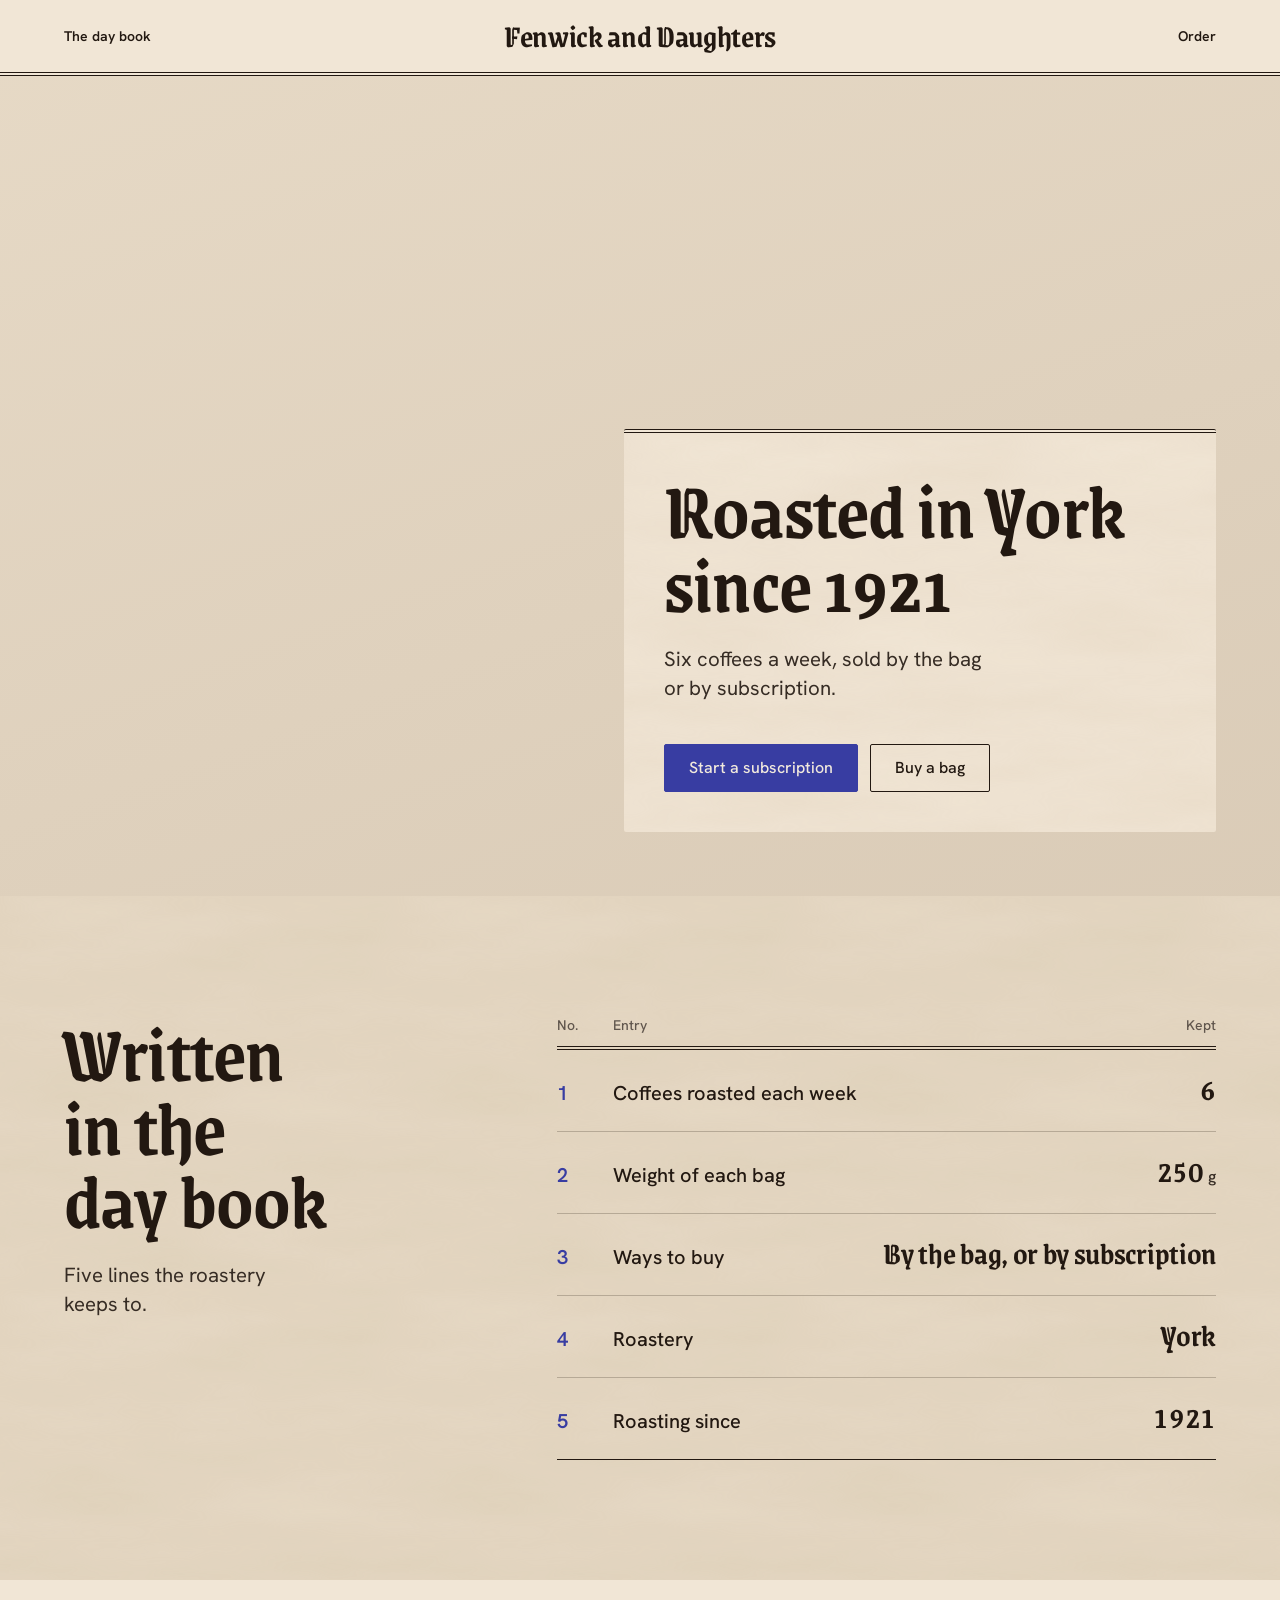
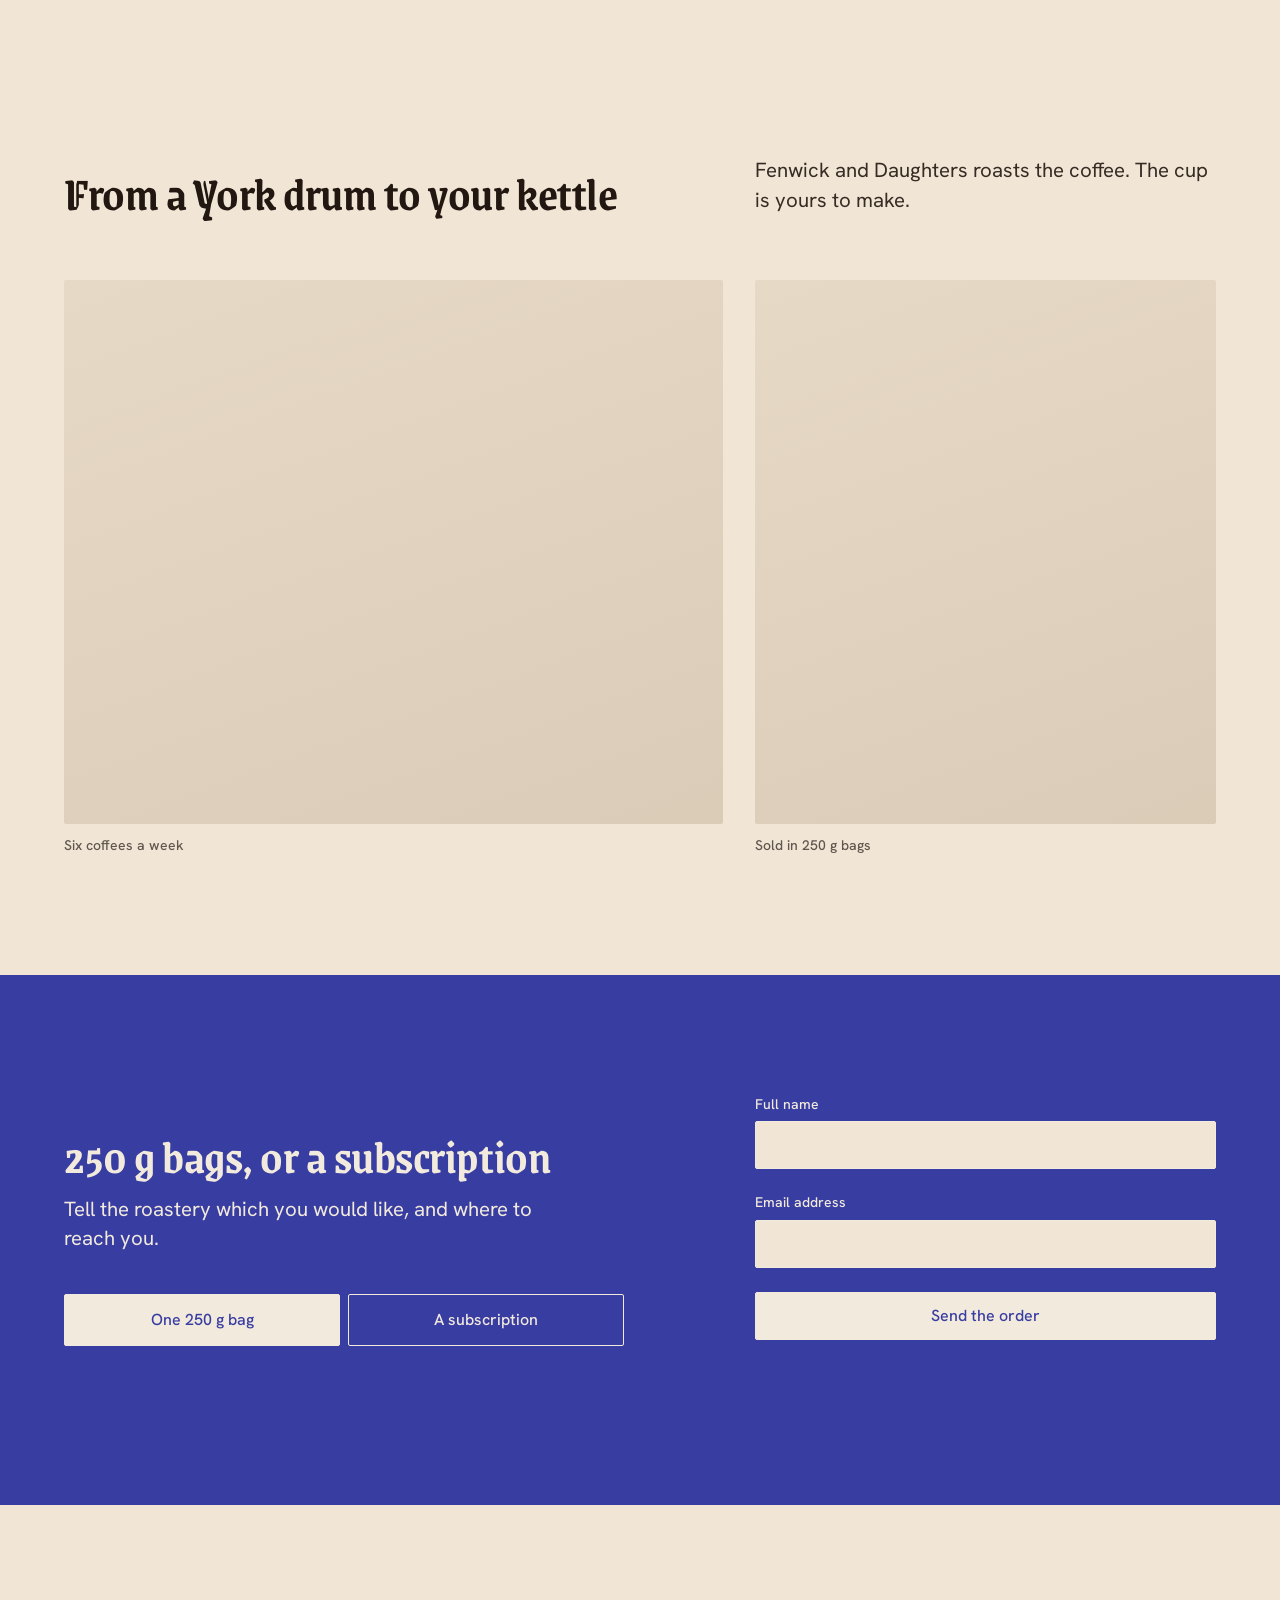
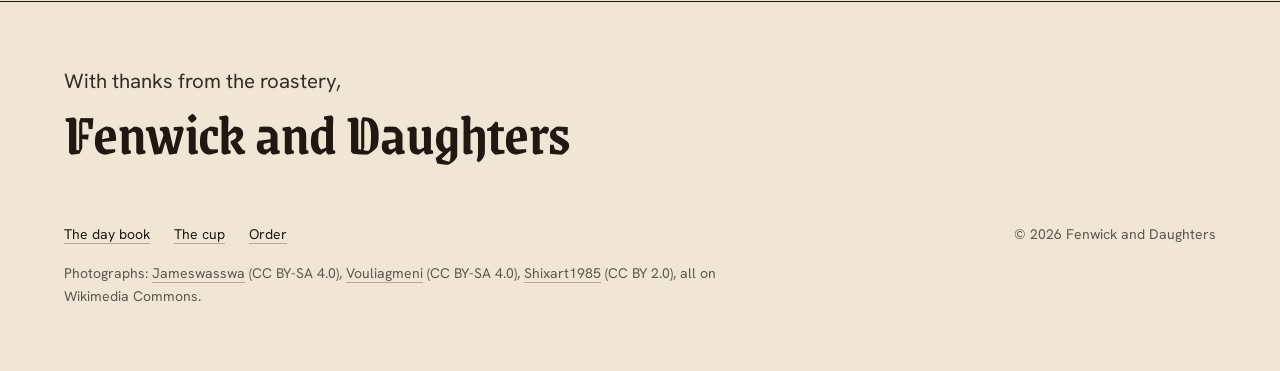
<file: .agents/skills/hallmark/scripts/fixtures/exemplars/editorial.html>
<!doctype html>
<html lang="en-GB">
<head>
<meta charset="utf-8">
<meta name="viewport" content="width=device-width, initial-scale=1">
<title>Fenwick and Daughters, coffee roasted in York since 1921</title>
<meta name="description" content="Fenwick and Daughters roasts six coffees a week in York, sold in 250 g bags or by subscription.">
<link rel="preconnect" href="https://fonts.googleapis.com">
<link rel="preconnect" href="https://fonts.gstatic.com" crossorigin>
<link href="https://fonts.googleapis.com/css2?family=Grenze+Gotisch:wght@600&family=Hanken+Grotesk:wght@400;500;600&family=IBM+Plex+Mono:wght@400&display=swap" rel="stylesheet">
<style>
/* Hallmark · job: buy · shape: Trade Ledger (custom: the roast as a Poster, the house's day book set as its own ledger, the cup as a pair, the order on the pigment) · genre: editorial · theme: Vellum (by request)
 * hero: Poster · nav: masthead, the blackletter wordmark centred over a double rule, one link at each end · footer: letter close · imagery: photographs, library 3, warm con=6 · signature: the roast itself, beans swept round the cooling tray full-bleed under a parchment plate · vellum: parchment
 * axes: light/blackletter/cool · posture: committed · contrast: pass · fold: pass · v2.0.0 */
/* Hallmark · pre-emit critique: P4 H5 E4 S5 R4 V4 · weakest: E, the plate must not bury the hand and the falling beans; it rests on the tray's far side and the plain wall, so the stream and the lever stay clear */
/* Hallmark · hero-review: in-thread · fix · 1 finding · 1 resolved (the head breaks after York) */
/* Hallmark · finish-review: in-thread (the subagent limit was reached) · fix · 3 findings · 1 resolved (the order head failed the swap test, then its blackletter I read as J: now 250 g bags, or a subscription) · 2 answered (the pair's captions are card facts, imagery.md 5; the pair are the closest honest frames the library holds) · gap: none */
/* Hallmark · answered F4 · the order field inverts the primary to parchment on pigment, as the theme's own hint sets it for its one field */
:root {
  color-scheme: light;
  --space-3xs: 2px; --space-2xs: 4px; --space-xs: 8px; --space-sm: 12px; --space-md: 16px; --space-lg: 24px; --space-xl: 40px; --space-2xl: 64px; --space-3xl: 96px; --space-4xl: 144px;
  --text-xs: 0.8125rem; --text-sm: 0.875rem; --text-md: 1rem; --text-lg: 1.25rem; --text-xl: 1.5625rem; --text-2xl: 1.953rem; --text-3xl: 2.441rem;
  --text-display-s: clamp(2.25rem, 4vw + 0.5rem, 3.75rem); --text-display: clamp(2.75rem, 5vw + 1rem, 5.25rem);
  --text-section: clamp(2rem, 2.5vw + 1rem, 3.5rem); --text-title: clamp(1.25rem, 0.75vw + 0.875rem, 1.625rem); --text-lead: clamp(1.125rem, 0.35vw + 1rem, 1.375rem);
  --ease-out: cubic-bezier(0.16, 1, 0.3, 1); --ease-in: cubic-bezier(0.7, 0, 0.84, 0); --ease-in-out: cubic-bezier(0.65, 0, 0.35, 1);
  --dur-micro: 120ms; --dur-short: 220ms; --dur-long: 420ms;
  --color-error: oklch(52% 0.19 27); --color-success: oklch(50% 0.12 150);
  --container: 1440px; --gutter: 64px; --gap-columns: 32px; --section-gap-s: 120px; --section-gap: 144px; --section-gap-l: 176px;
  --z-base: 1; --z-raised: 10; --z-dropdown: 100; --z-sticky: 200; --z-sticky-nav: 300; --z-modal: 400; --z-toast: 500; --z-tooltip: 600;
  --color-paper: oklch(93% 0.025 80); --color-paper-2: oklch(89% 0.03 78); --color-paper-3: oklch(85% 0.032 76);
  --color-ink: oklch(22% 0.02 60); --color-ink-2: oklch(30% 0.02 60); --color-muted: oklch(46% 0.02 65);
  --color-rule: oklch(74% 0.03 75);
  --color-accent: oklch(42% 0.16 275); --color-accent-deep: oklch(34% 0.15 275); --color-accent-ink: oklch(94% 0.02 80);
  --color-focus: oklch(50% 0.17 275); --color-field: var(--color-accent);
  --font-display: "Grenze Gotisch", ui-serif, Georgia, serif; --font-body: "Hanken Grotesk", ui-sans-serif, sans-serif;
  --font-outlier: "IBM Plex Mono", ui-monospace, monospace;
  --radius-card: 2px; --radius-pill: 2px; --rule-hair: 1px; --shadow-card: none;
  --tracking-display: -0.01em; --fibre: 0.5;
}
*, *::before, *::after { box-sizing: border-box; }
html, body { overflow-x: clip; }
html { scrollbar-color: var(--color-muted) var(--color-paper); scroll-padding-top: var(--space-3xl); }
body { margin: 0; background: var(--color-paper); color: var(--color-ink); font-family: var(--font-body); font-size: var(--text-md); line-height: 1.55; -webkit-font-smoothing: antialiased; caret-color: var(--color-accent); }
::selection { background: color-mix(in oklab, var(--color-accent) 22%, transparent); color: var(--color-ink); }
:focus-visible { outline: 2px solid var(--color-focus); outline-offset: 2px; }
a { color: inherit; text-decoration-thickness: 1px; text-underline-offset: 0.16em; }
h1, h2, h3 { margin: 0; font-family: var(--font-display); font-weight: var(--display-weight, 700); font-synthesis: none; letter-spacing: var(--tracking-display); line-height: 1.05; overflow-wrap: break-word; min-width: 0; text-wrap: balance; }
h1 { max-width: 20ch; font-size: var(--text-display); } h2 { max-width: 30ch; font-size: var(--text-section); } h3 { max-width: 40ch; font-size: var(--text-title); line-height: 1.2; }
.lead { font-size: var(--text-lead); line-height: 1.45; max-width: 52ch; }
p { margin: 0; text-wrap: pretty; }
p:not([class]) { max-width: 65ch; }
img, video { max-width: 100%; height: auto; display: block; }
svg { display: block; }
[hidden] { display: none !important; }
button, input, select, textarea { font: inherit; }
.container { width: 100%; max-width: var(--container); margin-inline: auto; padding-inline: var(--gutter); box-sizing: border-box; }
.num, .figure, td.num { font-variant-numeric: tabular-nums; }
.visually-hidden { position: absolute; width: 1px; height: 1px; overflow: hidden; clip-path: inset(50%); white-space: nowrap; }
[data-slot] { position: relative; overflow: hidden; background: linear-gradient(160deg, var(--color-paper-2, var(--color-paper)), var(--color-paper-3, var(--color-paper))); }
[data-slot] > img { position: absolute; inset: 0; width: 100%; height: 100%; object-fit: cover; z-index: 1; }
[data-slot]:has(> img) > :not(img):not([data-keep]) { display: none !important; }
@media (max-width: 60rem) { :root { --gutter: 24px; --section-gap-s: 80px; --section-gap: 96px; --section-gap-l: 120px; } }
@media (max-width: 40rem) { :root { --gutter: 16px; --section-gap-s: 56px; --section-gap: 72px; --section-gap-l: 96px; --gap-columns: 16px; } }
@media (prefers-reduced-motion: reduce) { *:not(.keep-motion), *:not(.keep-motion)::before, *:not(.keep-motion)::after { animation-duration: 0.01ms !important; animation-iteration-count: 1 !important; transition-duration: 0.01ms !important; scroll-behavior: auto !important; } }
/* photographs: warm con=6 */
[data-slot] > img { filter: sepia(0.28) saturate(0.94) contrast(1.06); }
:root {
  --mast-h: 80px;
  --plate-w: 37rem;
  --color-field: var(--color-accent);
}

/* The fibre wash: long tan fibres, stitched so they never tile (texture.md, the low-frequency wash) */
.fibre { position: relative; isolation: isolate; }
.fibre::before { content: ""; position: absolute; inset: 0; z-index: -1; opacity: var(--fibre); mix-blend-mode: multiply; pointer-events: none;
  background-image: url("data:image/svg+xml,%3Csvg xmlns='http://www.w3.org/2000/svg' width='400' height='400'%3E%3Cfilter id='p' x='0' y='0' width='100%25' height='100%25'%3E%3CfeTurbulence type='fractalNoise' baseFrequency='0.004 0.02' numOctaves='4' seed='4' stitchTiles='stitch'/%3E%3CfeColorMatrix values='0 0 0 0 0.62 0 0 0 0 0.52 0 0 0 0 0.36 0 0 0 0.3 0'/%3E%3C/filter%3E%3Crect width='100%25' height='100%25' filter='url(%23p)'/%3E%3C/svg%3E"); }

/* Type */
h1, h2 { font-weight: 600; line-height: 0.92; color: var(--color-ink); }
h3 { font-family: var(--font-body); font-weight: 600; }
.lead { color: var(--color-ink-2); }

/* Controls */
.btn { display: inline-flex; align-items: center; justify-content: center; min-height: 48px; padding: 0 var(--space-lg); border: var(--rule-hair) solid var(--color-ink); border-radius: var(--radius-card); background: transparent; color: var(--color-ink); font: 500 var(--text-md)/1 var(--font-body); text-decoration: none; white-space: nowrap; cursor: pointer;
  transition: background-color var(--dur-micro) var(--ease-out), border-color var(--dur-micro) var(--ease-out), color var(--dur-micro) var(--ease-out); }
.btn:hover { background: var(--color-paper-2); }
.btn:active { transform: translateY(1px); }
.btn:focus-visible { outline: 2px solid var(--color-focus); outline-offset: 2px; }
.btn:disabled, .btn[aria-disabled="true"] { opacity: 0.55; cursor: not-allowed; transform: none; }
.btn--primary { background: var(--color-accent); border-color: var(--color-accent); color: var(--color-accent-ink); }
.btn--primary:hover { background: var(--color-accent-deep); border-color: var(--color-accent-deep); }

.skip { position: absolute; left: var(--space-md); top: calc(-1 * var(--space-3xl)); z-index: var(--z-toast); padding: var(--space-xs) var(--space-md); background: var(--color-ink); color: var(--color-paper); }
.skip:focus-visible { top: var(--space-md); }

/* Masthead */
.mast__bar { display: grid; grid-template-columns: minmax(0, 1fr) auto minmax(0, 1fr); align-items: center; min-height: calc(var(--mast-h) - 4px); border-bottom: 4px double var(--color-ink); }
.wordmark { font: 600 2rem/1 var(--font-display); letter-spacing: var(--tracking-display); color: var(--color-ink); text-decoration: none; white-space: nowrap; padding-block: var(--space-sm); }
.mast__link { justify-self: start; font: 600 var(--text-sm)/1 var(--font-body); color: var(--color-ink); padding-block: var(--space-sm); text-decoration: underline 1px; text-decoration-color: transparent; text-underline-offset: 0.3em;
  transition: text-decoration-color var(--dur-short) var(--ease-out), color var(--dur-micro) var(--ease-out); }
.mast__link--end { justify-self: end; }
.mast__link:hover { text-decoration-color: var(--color-accent); color: var(--color-accent); }
.wordmark:focus-visible, .mast__link:focus-visible { outline: 2px solid var(--color-focus); outline-offset: 4px; }

/* Hero: the roast, full-bleed, under a parchment plate */
.hero { position: relative; height: calc(100dvh - var(--mast-h)); min-height: 36rem; overflow: hidden; background: var(--color-ink); color: var(--color-paper); }
.hero__photo { position: absolute; inset: 0; margin: 0; }
.hero__photo > img { object-position: 50% 62%; }
.hero__inner { position: relative; z-index: var(--z-raised); height: 100%; display: flex; align-items: flex-end; justify-content: flex-end; padding-bottom: var(--space-2xl); box-sizing: border-box; }
.plate { width: min(100%, var(--plate-w)); box-sizing: border-box; padding: var(--space-xl); background: var(--color-paper); color: var(--color-ink); border-top: 4px double var(--color-ink); border-radius: var(--radius-card); }
.plate h1 { font-size: var(--text-display); max-width: 16ch; }
.plate .lead { margin-top: var(--space-lg); max-width: 30ch; }
.actions { display: flex; flex-wrap: wrap; gap: var(--space-sm); margin-top: var(--space-xl); }

@media (max-width: 60rem) {
  .hero { height: auto; min-height: 0; background: none; color: var(--color-ink); overflow: visible; }
  .hero__photo { position: relative; aspect-ratio: 4 / 3; }
  .hero__inner { height: auto; padding-bottom: 0; }
  .plate { width: 100%; padding: var(--space-xl) 0 0; background: none; border-top: 0; }
  .plate.fibre::before { display: none; }
  .wordmark { font-size: 1.875rem; }
}
@media (max-width: 40rem) {
  .mast__bar { grid-template-columns: auto; justify-items: center; row-gap: var(--space-2xs); padding-block: var(--space-xs); }
  .mast__link { display: none; }
}

/* Shared section grid: one container, twelve columns, one column gap */
.split { display: grid; grid-template-columns: repeat(12, minmax(0, 1fr)); column-gap: var(--gap-columns); }
.band { background: var(--color-paper-2); padding-block: var(--section-gap-s); }
.photo { margin: 0; border-radius: var(--radius-card); }
.photo > img { outline: var(--rule-hair) solid var(--color-rule); outline-offset: -1px; }
figcaption { margin-top: var(--space-sm); font: 500 var(--text-sm)/1.4 var(--font-body); color: var(--color-muted); }

/* The day book: the house's ledger on the fibre band, the entries kept in the hand of the wordmark */
.ledger__grid { align-items: start; }
.ledger__text { grid-column: 1 / span 4; position: sticky; top: var(--space-2xl); }
.ledger__text h2 { font-size: var(--text-display); max-width: 9ch; }
.ledger .lead { margin-top: var(--space-lg); max-width: 22ch; }
.ledger__book { grid-column: 6 / span 7; }
.book { width: 100%; border-collapse: collapse; font-size: var(--text-lg); line-height: 1.35; }
.book thead th { padding: 0 0 var(--space-sm); border-bottom: 4px double var(--color-ink); font: 500 var(--text-sm)/1.3 var(--font-body); color: var(--color-muted); text-align: left; }
.book td, .book tbody th { padding: var(--space-lg) 0; border-top: var(--rule-hair) solid var(--color-rule); vertical-align: baseline; }
.book tbody tr:first-child > * { border-top: 0; }
.book tbody tr:last-child > * { border-bottom: var(--rule-hair) solid var(--color-ink); }
.book tbody th { font-weight: 500; text-align: left; color: var(--color-ink); }
.book .idx { width: 3.5rem; font-weight: 600; color: var(--color-accent); }
.book .r, .book thead th.r { text-align: right; }
.book td.r { font: 600 var(--text-2xl)/1 var(--font-display); letter-spacing: var(--tracking-display); color: var(--color-ink); }
.book td.r .unit { font: 500 var(--text-md)/1 var(--font-body); color: var(--color-ink-2); }
.book .num { font-variant-numeric: lining-nums tabular-nums; }

/* The cup: one wide frame, then a pair, each with its fact */
.cup { padding-top: var(--section-gap-l); }
.cup__head { align-items: end; }
.cup__head h2 { grid-column: 1 / span 6; }
.cup__head .lead { grid-column: 8 / span 5; }
.cup__pair { margin-top: var(--space-2xl); }
.cup__pair > figure { margin: 0; }
.cup__note { grid-column: 1 / span 7; }
.cup__cup { grid-column: 8 / span 5; }
.cup__pair .photo { height: 34rem; }

/* The order, on the one pigment field */
.order-band { margin-top: var(--section-gap-s); padding-block: var(--section-gap-s); background: var(--color-field); color: var(--color-accent-ink); }
.order-band h2 { color: var(--color-accent-ink); }
.order-band .lead { margin-top: var(--space-md); color: var(--color-accent-ink); }
.order-band :focus-visible { outline-color: var(--color-accent-ink); }
.order { align-items: center; }
.order__text { grid-column: 1 / span 6; }
.order__fields { grid-column: 8 / span 5; display: grid; gap: var(--space-lg); }
.seg { display: grid; grid-template-columns: repeat(2, minmax(0, 1fr)); gap: var(--space-xs); margin: var(--space-xl) 0 0; padding: 0; border: 0; }
.field label { font: 500 var(--text-sm)/1.3 var(--font-body); color: var(--color-accent-ink); }
.seg input { position: absolute; width: 1px; height: 1px; opacity: 0; }
.seg label { display: flex; align-items: center; justify-content: center; min-height: 52px; padding: 0 var(--space-md); border: var(--rule-hair) solid var(--color-accent-ink); border-radius: var(--radius-card); font-weight: 500; cursor: pointer;
  transition: background-color var(--dur-micro) var(--ease-out), color var(--dur-micro) var(--ease-out); }
.seg label:hover { background: var(--color-accent-deep); }
.seg input:checked + label { background: var(--color-accent-ink); color: var(--color-accent); }
.seg input:focus-visible + label { outline: 2px solid var(--color-accent-ink); outline-offset: 2px; }
.field { display: grid; gap: var(--space-xs); }
.field input { min-height: 48px; padding: 0 var(--space-md); border: var(--rule-hair) solid var(--color-accent-ink); border-radius: var(--radius-card); background: var(--color-paper); color: var(--color-ink); outline: 2px solid transparent; outline-offset: 2px; }
.field input:focus-visible { outline-color: var(--color-accent-ink); }
.field input[aria-invalid] { border-color: var(--color-error); box-shadow: inset 0 0 0 1px var(--color-error); }
.field input:disabled { opacity: 0.55; cursor: not-allowed; }
.btn--on-field { width: 100%; background: var(--color-accent-ink); border-color: var(--color-accent-ink); color: var(--color-accent); }
.btn--on-field:hover { background: var(--color-paper-2); border-color: var(--color-paper-2); }
.help { min-height: 1lh; font-size: var(--text-sm); color: var(--color-accent-ink); }

/* The letter close */
.letter { padding-block: var(--space-3xl) var(--space-2xl); }
.letter__inner { padding-top: var(--space-2xl); border-top: var(--rule-hair) solid var(--color-ink); }
.letter__sign { font-size: var(--text-lead); color: var(--color-ink-2); }
.letter__name { margin-top: var(--space-xs); font: 600 var(--text-display-s)/0.92 var(--font-display); letter-spacing: var(--tracking-display); color: var(--color-ink); }
.letter__foot { display: flex; flex-wrap: wrap; justify-content: space-between; align-items: baseline; gap: var(--space-md) var(--space-xl); margin-top: var(--space-2xl); }
.letter__nav { display: flex; flex-wrap: wrap; gap: var(--space-lg); }
.letter__nav a { font-size: var(--text-sm); color: var(--color-ink); text-decoration-color: var(--color-rule); text-underline-offset: 0.25em; transition: text-decoration-color var(--dur-short) var(--ease-out); }
.letter__nav a:hover { text-decoration-color: var(--color-accent); }
.letter__nav a:focus-visible { outline: 2px solid var(--color-focus); outline-offset: 2px; }
.legal { font-size: var(--text-sm); color: var(--color-muted); }
.letter__credit { flex: 1 0 100%; max-width: 88ch; font-size: var(--text-sm); line-height: 1.6; color: var(--color-muted); }
.letter__credit a { color: inherit; text-decoration-color: var(--color-rule); text-underline-offset: 0.25em; }
.letter__credit a:hover { color: var(--color-ink); text-decoration-color: var(--color-accent); }

@media (max-width: 60rem) {
  .ledger__text, .ledger__book, .cup__head h2, .cup__head .lead, .cup__note, .cup__cup, .order__text, .order__fields { grid-column: 1 / -1; }
  .ledger__text { position: static; }
  .ledger__book { margin-top: var(--space-2xl); }
  .book td.r { font-size: var(--text-xl); }
  .cup__head .lead { margin-top: var(--space-md); }
  .cup__pair { row-gap: var(--space-xl); }
  .cup__pair .photo { height: auto; aspect-ratio: 4 / 3; }
  .order__fields { margin-top: var(--space-xl); }
}
@media (max-width: 40rem) {
  .book { font-size: var(--text-md); }
  .book .idx { width: 2rem; }
}
</style>
<script>document.documentElement.classList.add('js');</script>
</head>
<body id="top">
<a class="skip" href="#main">Skip to content</a>

<header class="mast">
  <div class="container mast__bar">
    <a class="mast__link" href="#daybook">The day book</a>
    <a class="wordmark" href="#top" aria-label="Fenwick and Daughters, back to the top">Fenwick and Daughters</a>
    <a class="mast__link mast__link--end" href="#order">Order</a>
  </div>
</header>

<main id="main">
  <section class="hero" aria-labelledby="hero-h">
    <figure class="hero__photo" data-slot="roaster" data-alt="The York roaster at work, a fresh roast tipping into the cooling tray">
      <img src="https://upload.wikimedia.org/wikipedia/commons/thumb/3/3b/Cooling_time_for_coffee.jpg/1280px-Cooling_time_for_coffee.jpg" width="1920" height="1348" fetchpriority="high"
           alt="A fresh roast swept round the cooling tray by its paddle arm" style="object-position: 50% 55%">
    </figure>
    <div class="container hero__inner">
      <div class="plate fibre">
        <h1 id="hero-h">Roasted in York<br> since 1921</h1>
        <p class="lead">Six coffees a week, sold by the bag or by subscription.</p>
        <div class="actions">
          <a class="btn btn--primary" href="#order" data-kind="subscription">Start a subscription</a>
          <a class="btn" href="#order" data-kind="bag">Buy a bag</a>
        </div>
      </div>
    </div>
  </section>

  <section class="ledger band fibre" id="daybook" aria-labelledby="ledger-h">
    <div class="container split ledger__grid">
      <div class="ledger__text">
        <h2 id="ledger-h">Written in the day book</h2>
        <p class="lead">Five lines the roastery keeps to.</p>
      </div>
      <div class="ledger__book">
        <table class="book">
          <thead>
            <tr><th scope="col">No.</th><th scope="col">Entry</th><th scope="col" class="r">Kept</th></tr>
          </thead>
          <tbody>
            <tr><td class="idx">1</td><th scope="row">Coffees roasted each week</th><td class="r"><span class="num">6</span></td></tr>
            <tr><td class="idx">2</td><th scope="row">Weight of each bag</th><td class="r"><span class="num">250</span>&nbsp;<span class="unit">g</span></td></tr>
            <tr><td class="idx">3</td><th scope="row">Ways to buy</th><td class="r">By the bag, or by subscription</td></tr>
            <tr><td class="idx">4</td><th scope="row">Roastery</th><td class="r">York</td></tr>
            <tr><td class="idx">5</td><th scope="row">Roasting since</th><td class="r"><span class="num">1921</span></td></tr>
          </tbody>
        </table>
      </div>
    </div>
  </section>

  <section class="cup" id="cup" aria-labelledby="cup-h">
    <div class="container">
      <div class="split cup__head">
        <h2 id="cup-h">From a York drum to your kettle</h2>
        <p class="lead">Fenwick and Daughters roasts the coffee. The cup is yours to make.</p>
      </div>
      <div class="split cup__pair">
        <figure class="cup__note">
          <div class="photo" data-slot="desk" data-alt="The York roaster between roasts, the drum over its cooling tray">
            <img src="https://upload.wikimedia.org/wikipedia/commons/thumb/2/2d/Coffee_roasting_machine%2C_The_Roastery%2C_Coaltown_Coffee%2C_Ammanford%2C_Wales.jpg/1280px-Coffee_roasting_machine%2C_The_Roastery%2C_Coaltown_Coffee%2C_Ammanford%2C_Wales.jpg" width="1920" height="2560" loading="lazy"
                 alt="A drum coffee roaster above its copper cooling tray in a roastery" style="object-position: 50% 69%">
          </div>
          <figcaption>Six coffees a week</figcaption>
        </figure>
        <figure class="cup__cup">
          <div class="photo" data-slot="cup" data-alt="A cup of Fenwick and Daughters coffee on the shop counter">
            <img src="https://upload.wikimedia.org/wikipedia/commons/thumb/5/52/Espresso_coffee_pouring_from_retro_espresso_machine.jpg/1280px-Espresso_coffee_pouring_from_retro_espresso_machine.jpg" width="1920" height="2876" loading="lazy"
                 alt="Espresso streaming from a chrome machine into two glass cups" style="object-position: 50% 62%">
          </div>
          <figcaption>Sold in 250&nbsp;g bags</figcaption>
        </figure>
      </div>
    </div>
  </section>

  <section class="order-band" id="order" aria-labelledby="order-h">
    <div class="container">
      <form class="split order" data-endpoint="" novalidate>
        <div class="order__text">
          <h2 id="order-h">250&nbsp;g bags, or a subscription</h2>
          <p class="lead">Tell the roastery which you would like, and where to reach you.</p>
          <fieldset class="seg">
            <legend class="visually-hidden">How would you like it?</legend>
            <input type="radio" name="kind" id="kind-bag" value="bag" checked><label for="kind-bag">One 250&nbsp;g bag</label>
            <input type="radio" name="kind" id="kind-sub" value="subscription"><label for="kind-sub">A subscription</label>
          </fieldset>
        </div>
        <div class="order__fields">
          <div class="field">
            <label for="order-name">Full name</label>
            <input id="order-name" name="name" type="text" autocomplete="name" required>
          </div>
          <div class="field">
            <label for="order-email">Email address</label>
            <input id="order-email" name="email" type="email" autocomplete="email" inputmode="email" required>
          </div>
          <button class="btn btn--on-field" type="submit">Send the order</button>
          <p class="help" id="order-help" aria-live="polite"></p>
        </div>
      </form>
    </div>
  </section>
</main>

<footer class="letter">
  <div class="container letter__inner">
    <p class="letter__sign">With thanks from the roastery,</p>
    <p class="letter__name">Fenwick and Daughters</p>
    <div class="letter__foot">
      <nav class="letter__nav" aria-label="Footer">
        <a href="#daybook">The day book</a>
        <a href="#cup">The cup</a>
        <a href="#order">Order</a>
      </nav>
      <p class="legal">&copy; 2026 Fenwick and Daughters</p>
      <p class="letter__credit" data-credits>Photographs: <a href="https://commons.wikimedia.org/wiki/File:Cooling_time_for_coffee.jpg">Jameswasswa</a> (CC&nbsp;BY-SA&nbsp;4.0), <a href="https://commons.wikimedia.org/wiki/File:Coffee_roasting_machine,_The_Roastery,_Coaltown_Coffee,_Ammanford,_Wales.jpg">Vouliagmeni</a> (CC&nbsp;BY-SA&nbsp;4.0), <a href="https://commons.wikimedia.org/wiki/File:Espresso_coffee_pouring_from_retro_espresso_machine.jpg">Shixart1985</a> (CC&nbsp;BY&nbsp;2.0), all on Wikimedia Commons.</p>
    </div>
  </div>
</footer>

<script>
window.hallmarkSlots = (m) => { for (const [k, v] of Object.entries(m)) { const s = document.querySelector(`[data-slot="${k}"]`); if (!s) continue; const im = new Image(); im.src = typeof v === 'string' ? v : v.src; im.alt = (typeof v === 'object' && v.alt) || s.dataset.alt || ''; s.querySelectorAll(':scope > img').forEach((o) => o.remove()); s.prepend(im); } };
document.querySelectorAll('[data-slot] > img').forEach((i) => { if (i.complete && !i.naturalWidth) i.remove(); else i.addEventListener('error', () => i.remove(), { once: true }); });
document.querySelectorAll('[data-kind]').forEach((a) => a.addEventListener('click', () => { const r = document.getElementById(a.dataset.kind === 'subscription' ? 'kind-sub' : 'kind-bag'); if (r) r.checked = true; }));
document.querySelectorAll('form[data-endpoint]').forEach((form) => {
  const help = form.querySelector('[aria-live]');
  const fields = [...form.querySelectorAll('input[required]')];
  form.addEventListener('submit', (e) => {
    e.preventDefault();
    const bad = fields.filter((i) => !i.checkValidity());
    fields.forEach((i) => { i.toggleAttribute('aria-invalid', bad.includes(i)); if (bad.includes(i)) i.setAttribute('aria-describedby', help.id); else i.removeAttribute('aria-describedby'); });
    if (bad.length) { help.textContent = bad[0].type === 'email' ? 'That email address looks incomplete. Write it as name@example.com.' : 'Add your name, so the roastery knows who the coffee is for.'; bad[0].focus(); return; }
    if (!form.dataset.endpoint) { help.textContent = 'Nothing was sent: this form is not connected yet.'; return; }
    fetch(form.dataset.endpoint, { method: 'POST', body: new FormData(form) })
      .then((r) => { help.textContent = r.ok ? 'The roastery has your order and will write to ' + form.elements.email.value.trim() + '.' : 'That did not go through. Try again in a minute.'; })
      .catch(() => { help.textContent = 'That did not go through. Try again in a minute.'; });
  });
});
</script>
</body>
</html>
</file>
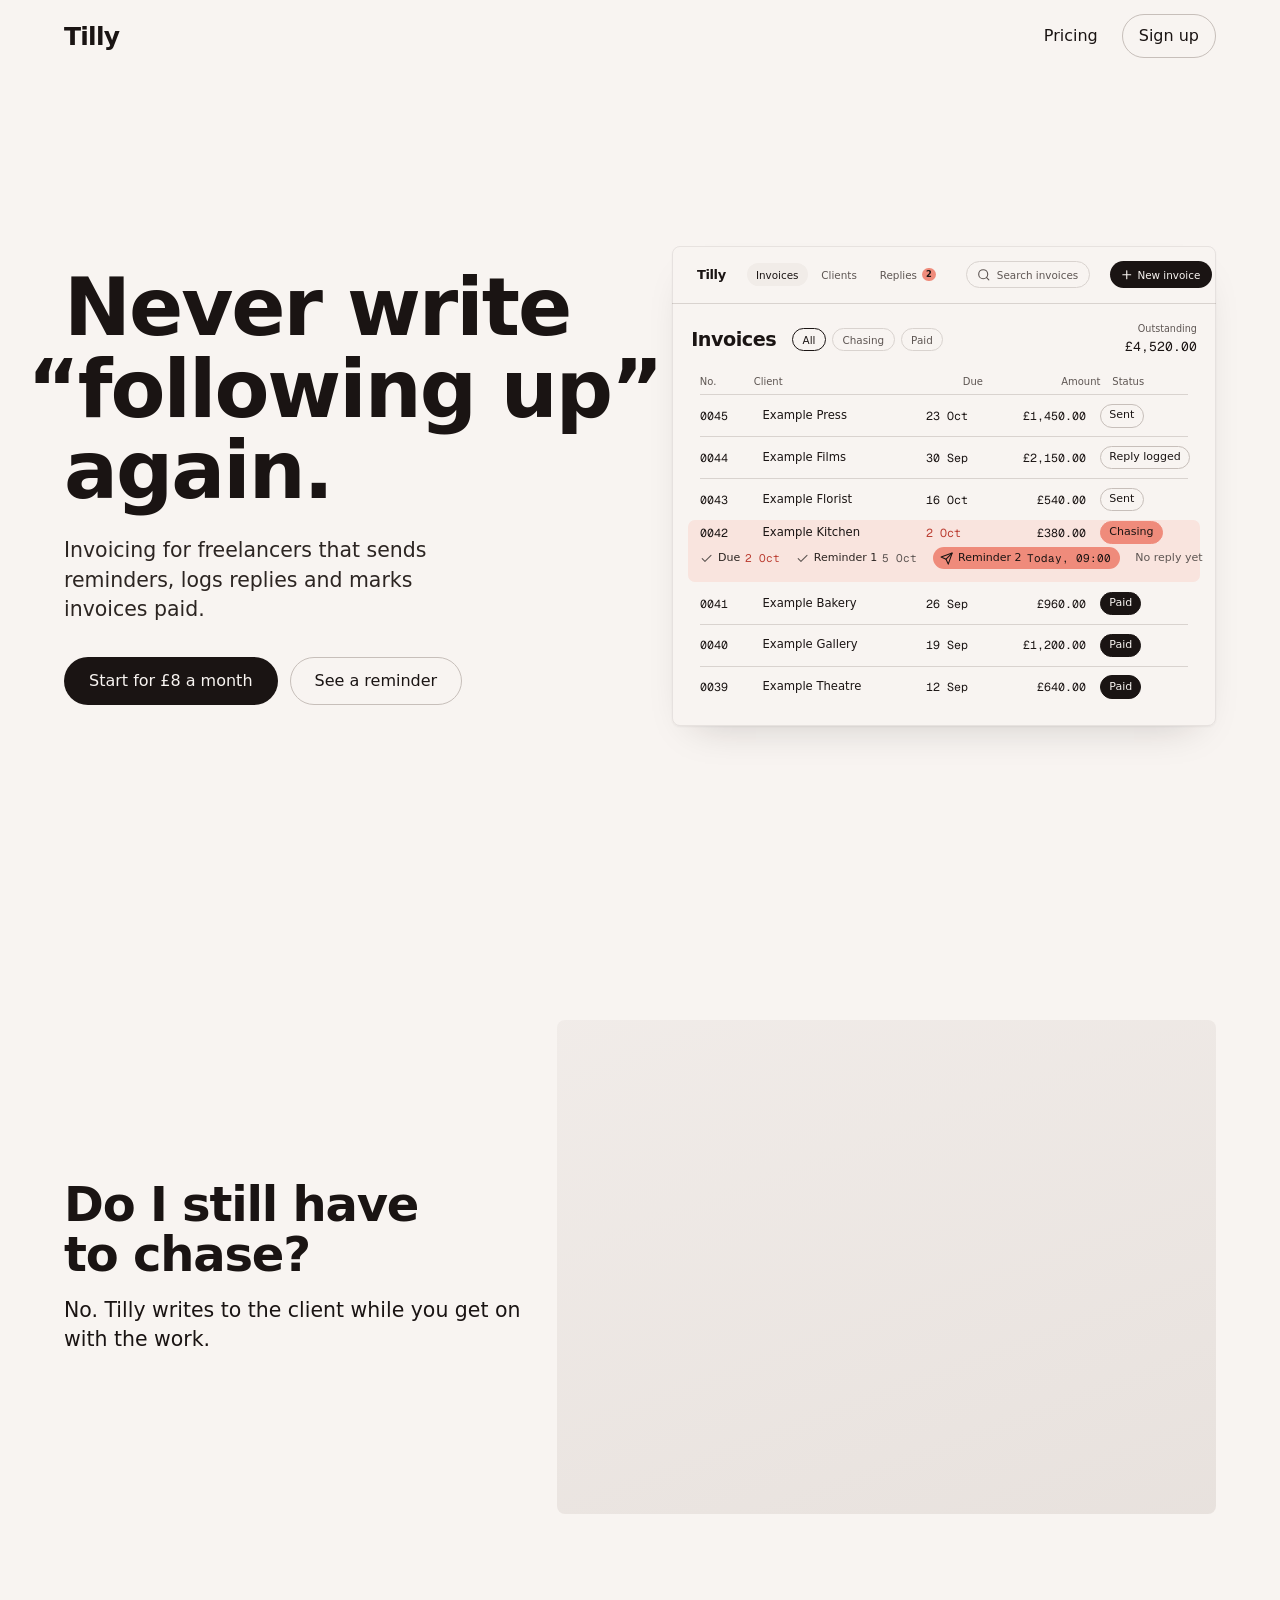
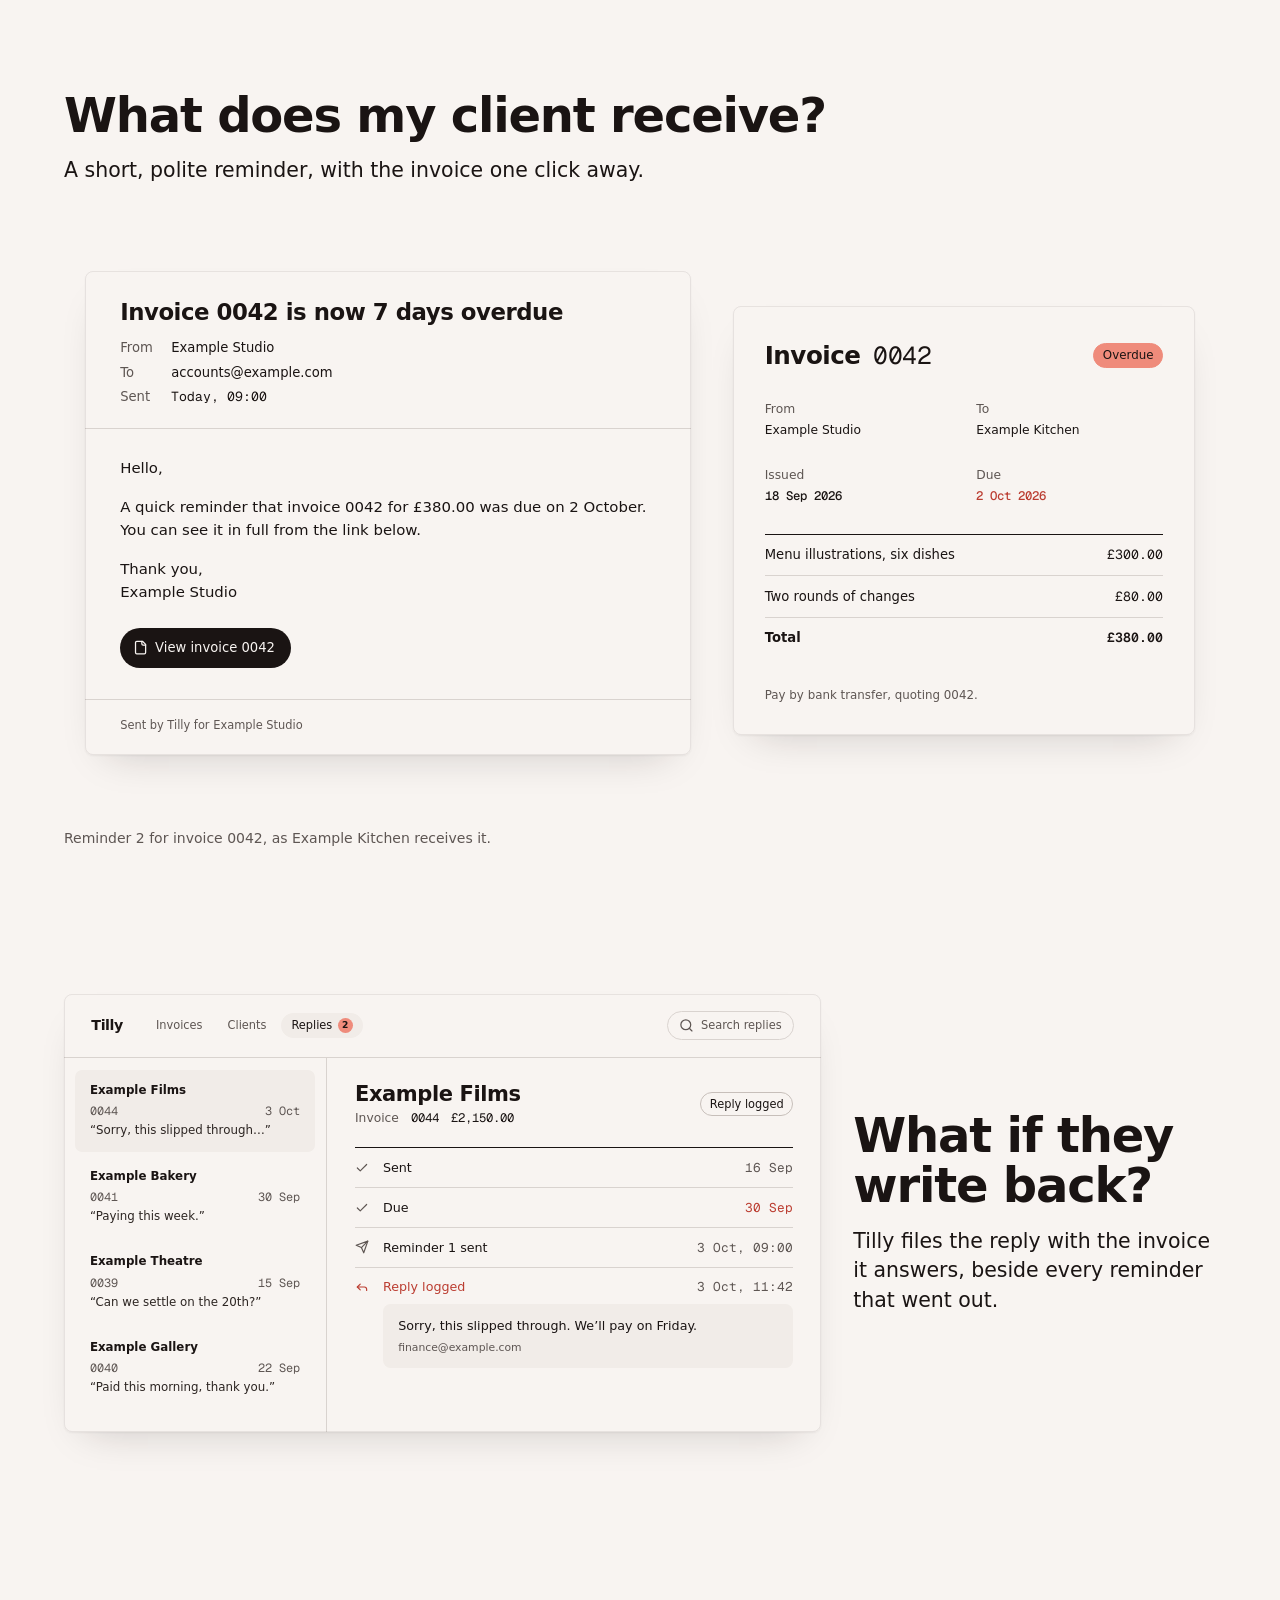
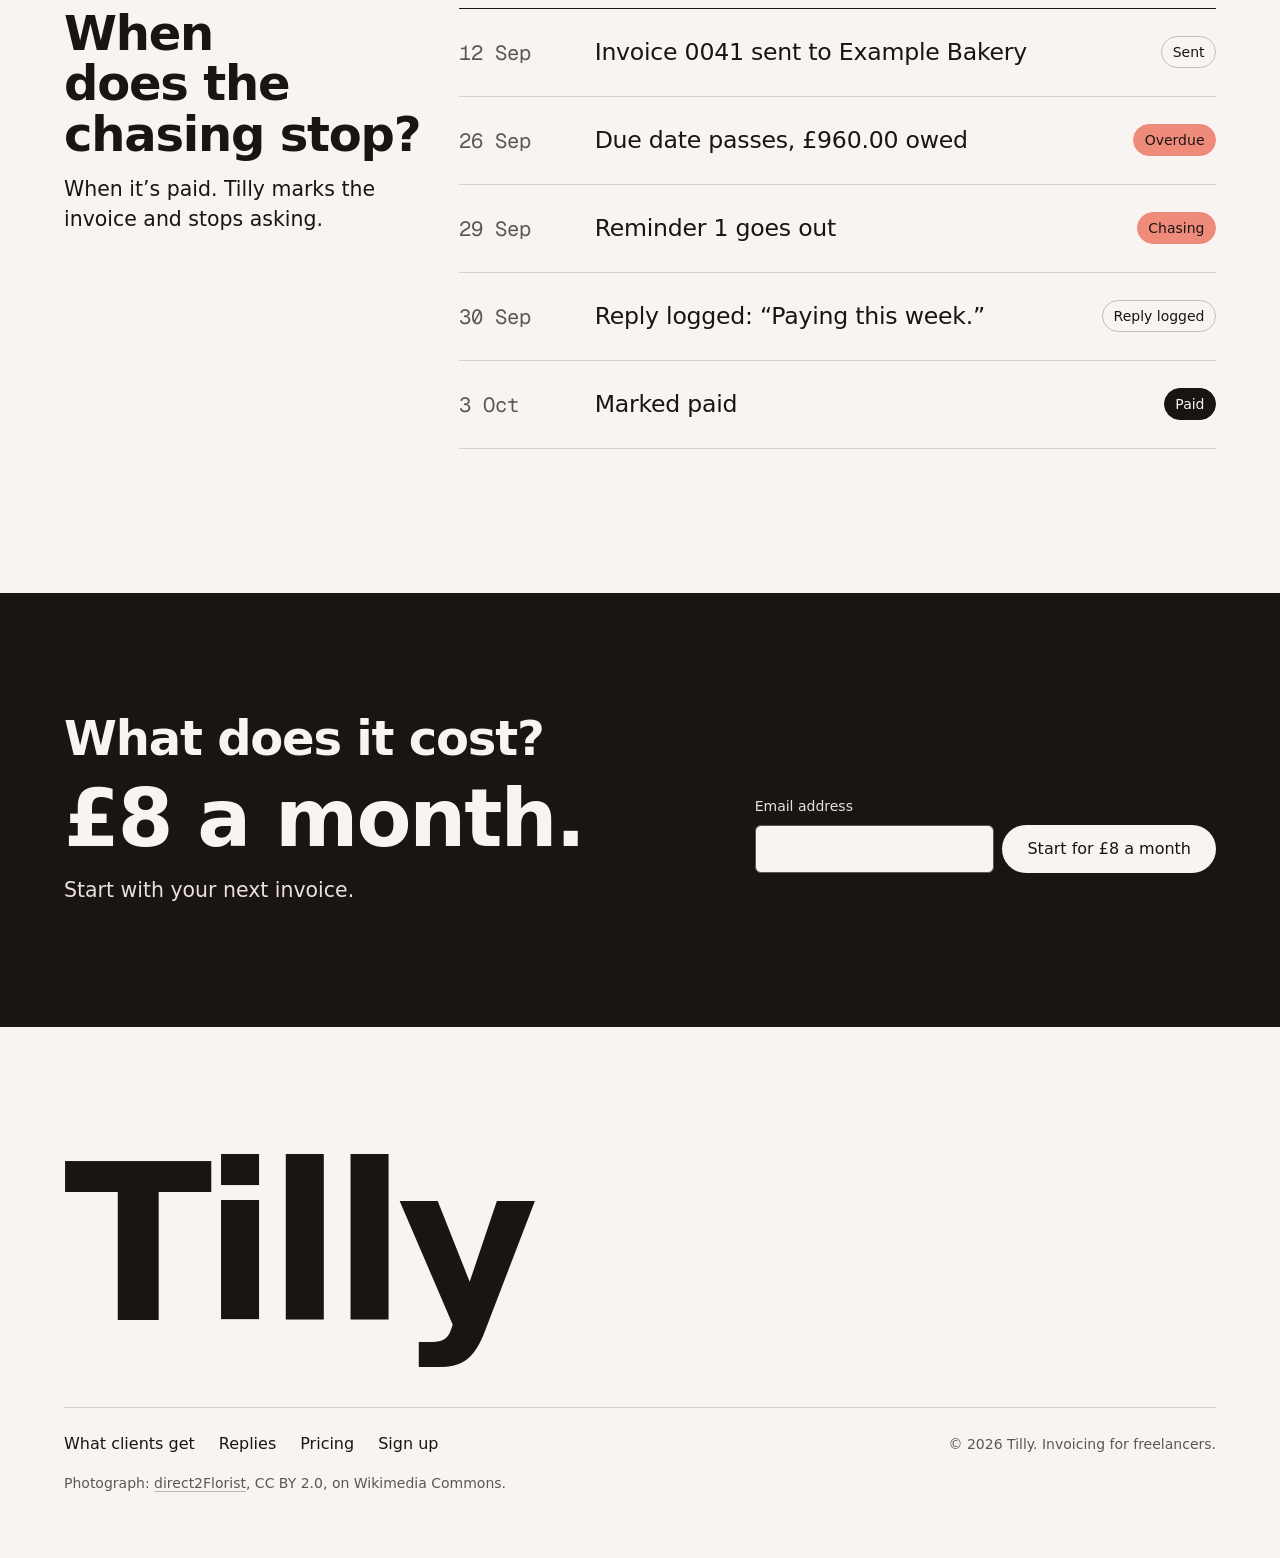
<file: .agents/skills/hallmark/scripts/fixtures/exemplars/modern-minimal.html>
<!doctype html>
<html lang="en-GB">
<head>
<meta charset="utf-8">
<meta name="viewport" content="width=device-width, initial-scale=1">
<title>Tilly, invoicing that chases late payments for you</title>
<meta name="description" content="Tilly is invoicing for freelancers that sends the reminders, logs the replies and marks invoices paid, for 8 pounds a month.">
<link rel="preconnect" href="https://api.fontshare.com" crossorigin>
<link rel="preconnect" href="https://fonts.googleapis.com">
<link rel="preconnect" href="https://fonts.gstatic.com" crossorigin>
<link href="https://api.fontshare.com/v2/css?f[]=general-sans@400,500,600&amp;display=swap" rel="stylesheet">
<link href="https://fonts.googleapis.com/css2?family=Geist+Mono:wght@400&amp;display=swap" rel="stylesheet">
<style>
/* Hallmark · job: sign up · shape: Conversational FAQ, opened by the product · genre: modern-minimal · theme: Coral (by request)
 * hero: Settled · nav: edge-aligned, the wordmark at the left, one link and one outlined pill at the right · footer: mast, the wordmark large over the links · imagery: product sample in hero, demo-2 and demo-3, photographs library 1 muted sepia=8 · signature: invoice 0042 being chased, live in the hero
 * axes: light/grotesk-sans/warm · posture: restrained · contrast: pass · fold: pass · v2.0.0 */
/* Hallmark · pre-emit critique: P4 H4 E4 S5 R4 V5 · weakest: E, the built screens must read as one product at every width, so every inner length is in em on a container-unit base, the screens scale as a whole and re-lay themselves on a phone */
/* Hallmark · hero-review: subagent · fix · 5 findings · 5 resolved · finish-review: in-thread, the subagent limit was reached · ship · 1 finding · 1 resolved · gap: none */
:root {
  color-scheme: light;
  --space-3xs: 2px; --space-2xs: 4px; --space-xs: 8px; --space-sm: 12px; --space-md: 16px; --space-lg: 24px; --space-xl: 40px; --space-2xl: 64px; --space-3xl: 96px; --space-4xl: 144px;
  --text-xs: 0.8125rem; --text-sm: 0.875rem; --text-md: 1rem; --text-lg: 1.25rem; --text-xl: 1.5625rem; --text-2xl: 1.953rem; --text-3xl: 2.441rem;
  --text-display-s: clamp(2.25rem, 4vw + 0.5rem, 3.75rem); --text-display: clamp(2.75rem, 5vw + 1rem, 5.25rem);
  --text-section: clamp(2rem, 2.5vw + 1rem, 3.5rem); --text-title: clamp(1.25rem, 0.75vw + 0.875rem, 1.625rem); --text-lead: clamp(1.125rem, 0.35vw + 1rem, 1.375rem);
  --ease-out: cubic-bezier(0.16, 1, 0.3, 1); --ease-in: cubic-bezier(0.7, 0, 0.84, 0); --ease-in-out: cubic-bezier(0.65, 0, 0.35, 1);
  --dur-micro: 120ms; --dur-short: 220ms; --dur-long: 420ms;
  --color-error: oklch(52% 0.19 27); --color-success: oklch(50% 0.12 150);
  --container: 1440px; --gutter: 64px; --gap-columns: 32px; --section-gap-s: 120px; --section-gap: 144px; --section-gap-l: 176px;
  --z-base: 1; --z-raised: 10; --z-dropdown: 100; --z-sticky: 200; --z-sticky-nav: 300; --z-modal: 400; --z-toast: 500; --z-tooltip: 600;
  --color-paper: oklch(97% 0.006 55); --color-paper-2: oklch(94.5% 0.007 55); --color-paper-3: oklch(91.5% 0.009 55);
  --color-ink: oklch(20% 0.010 35); --color-ink-2: oklch(27% 0.012 40); --color-muted: oklch(46% 0.012 45);
  --color-rule: oklch(87% 0.009 55); --color-rule-2: oklch(81% 0.011 55);
  --color-accent: oklch(74% 0.125 30); --color-accent-ink: oklch(20% 0.010 35); --color-accent-2: oklch(54% 0.165 29); --color-focus: oklch(54% 0.17 30);
  --font-display: "General Sans", ui-sans-serif, system-ui, sans-serif; --font-body: var(--font-display);
  --font-outlier: "Geist Mono", ui-monospace, monospace;
  --radius-card: 8px; --radius-input: 6px; --radius-pill: 999px; --rule-hair: 1px;
  --shadow-card: 0 1px 2px oklch(20% 0.01 35 / 0.05);
  --shadow-lift: 0 1px 2px oklch(20% 0.01 35 / 0.05), 0 18px 40px -22px oklch(20% 0.01 35 / 0.22);
  --tracking-display: -0.025em; --display-weight: 600;
}
*, *::before, *::after { box-sizing: border-box; }
html, body { overflow-x: clip; }
html { scrollbar-color: var(--color-muted) var(--color-paper); scroll-padding-top: var(--space-3xl); }
body { margin: 0; background: var(--color-paper); color: var(--color-ink); font-family: var(--font-body); font-size: var(--text-md); line-height: 1.55; -webkit-font-smoothing: antialiased; caret-color: var(--color-accent); }
::selection { background: color-mix(in oklab, var(--color-accent) 35%, transparent); }
:focus-visible { outline: 2px solid var(--color-focus); outline-offset: 2px; }
a { color: inherit; text-decoration-thickness: 1px; text-underline-offset: 0.16em; }
h1, h2, h3 { margin: 0; font-family: var(--font-display); font-weight: var(--display-weight, 700); font-synthesis: none; letter-spacing: var(--tracking-display); line-height: 1.05; overflow-wrap: break-word; min-width: 0; text-wrap: balance; }
h1 { max-width: 20ch; font-size: var(--text-display); } h2 { max-width: 30ch; font-size: var(--text-section); } h3 { max-width: 40ch; font-size: var(--text-title); line-height: 1.2; }
.lead { font-size: var(--text-lead); line-height: 1.45; max-width: 52ch; }
p { margin: 0; text-wrap: pretty; }
p:not([class]) { max-width: 65ch; }
img, video { max-width: 100%; height: auto; display: block; }
svg { display: block; }
[hidden] { display: none !important; }
button, input, select, textarea { font: inherit; }
.container { width: 100%; max-width: var(--container); margin-inline: auto; padding-inline: var(--gutter); box-sizing: border-box; }
.num, .figure, td.num { font-variant-numeric: tabular-nums; }
.visually-hidden { position: absolute; width: 1px; height: 1px; overflow: hidden; clip-path: inset(50%); white-space: nowrap; }
[data-slot] { position: relative; overflow: hidden; background: linear-gradient(160deg, var(--color-paper-2, var(--color-paper)), var(--color-paper-3, var(--color-paper))); }
[data-slot] > img { position: absolute; inset: 0; width: 100%; height: 100%; object-fit: cover; z-index: 1; }
[data-slot]:has(> img) > :not(img):not([data-keep]) { display: none !important; }
@media (max-width: 60rem) { :root { --gutter: 24px; --section-gap-s: 80px; --section-gap: 96px; --section-gap-l: 120px; } }
@media (max-width: 40rem) { :root { --gutter: 16px; --section-gap-s: 56px; --section-gap: 72px; --section-gap-l: 96px; --gap-columns: 16px; } }
@media (prefers-reduced-motion: reduce) { *:not(.keep-motion), *:not(.keep-motion)::before, *:not(.keep-motion)::after { animation-duration: 0.01ms !important; animation-iteration-count: 1 !important; transition-duration: 0.01ms !important; scroll-behavior: auto !important; } }
/* photographs: muted sepia=8 */
[data-slot] > img { filter: saturate(0.65) contrast(0.97) sepia(0.08); }
:root { --nav-h: 72px; --app-line: color-mix(in oklab, var(--color-ink) 8%, transparent); }

/* Chrome */
.skip { position: absolute; left: var(--space-md); top: calc(-1 * var(--space-3xl)); z-index: var(--z-toast); padding: var(--space-xs) var(--space-md); border-radius: var(--radius-input); background: var(--color-ink); color: var(--color-paper); }
.skip:focus-visible { top: var(--space-md); }

.site__in { display: flex; align-items: center; justify-content: space-between; gap: var(--space-lg); min-height: var(--nav-h); }
.wordmark { font: var(--display-weight) var(--text-xl)/1 var(--font-display); letter-spacing: -0.03em; text-decoration: none; color: var(--color-ink); }
.site__nav { display: flex; align-items: center; gap: var(--space-lg); }
.site__link { font-weight: 500; text-decoration: none; text-decoration-color: transparent; transition: text-decoration-color var(--dur-short) var(--ease-out); }
.site__link:hover { text-decoration: underline; text-decoration-color: var(--color-accent-2); text-underline-offset: 0.3em; }
.wordmark:focus-visible, .site__link:focus-visible { outline: 2px solid var(--color-focus); outline-offset: var(--space-2xs); border-radius: var(--space-3xs); }

/* Controls: the ink pill and the outlined pill */
.btn { display: inline-flex; align-items: center; justify-content: center; gap: var(--space-xs); min-height: 48px; padding: 0 var(--space-lg); border: 1px solid transparent; border-radius: var(--radius-pill); font: 500 var(--text-md)/1 var(--font-body); white-space: nowrap; text-decoration: none; cursor: pointer; transition: background-color var(--dur-short) var(--ease-out), border-color var(--dur-short) var(--ease-out), transform var(--dur-micro) var(--ease-out); }
.btn--primary { background: var(--color-ink); color: var(--color-paper); }
.btn--primary:hover { background: var(--color-ink-2); }
.btn--secondary { border-color: var(--color-rule-2); background: transparent; color: var(--color-ink); }
.btn--secondary:hover { border-color: var(--color-ink); }
.btn--sm { min-height: 44px; padding: 0 var(--space-md); }
.btn:active { transform: translateY(1px); }
.btn:focus-visible { outline: 2px solid var(--color-focus); outline-offset: 2px; }
.btn:disabled, .btn[aria-disabled="true"] { opacity: 0.55; cursor: not-allowed; transform: none; }
.btn[aria-busy="true"] { cursor: progress; }

/* Hero: Settled, the text on one half and the product on the other */
.hero { display: grid; align-items: center; min-height: calc(100dvh - var(--nav-h)); padding-block: var(--space-xl); box-sizing: border-box; }
.hero__grid { display: grid; grid-template-columns: minmax(0, 1fr) minmax(0, 1fr); column-gap: var(--space-2xl); align-items: center; }
.hero__text { display: grid; gap: var(--space-lg); justify-items: start; }
.hero h1 { max-width: none; line-height: 1.02; }
.hang { margin-left: -0.46em; }
.hero .lead { max-width: 34ch; color: var(--color-ink-2); }
.actions { display: flex; flex-wrap: wrap; gap: var(--space-sm); margin-top: var(--space-xs); }

/* The built product: one picture that scales as a whole; every inner length is in em of a design pixel times ten */
.slot { margin: 0; container-type: inline-size; }
.lifted { border-radius: var(--radius-card); box-shadow: var(--shadow-lift); outline: 1px solid var(--app-line); outline-offset: -1px; }
.app[data-slot] { background: var(--color-paper); }
.app--hero { aspect-ratio: 68 / 60; }
.ui { height: 100%; display: flex; flex-direction: column; font-size: calc(100cqi / 68); color: var(--color-ink); line-height: 1.35; }
.ui svg { width: 1.6em; height: 1.6em; flex-shrink: 0; fill: none; stroke: currentColor; stroke-width: 2; stroke-linecap: round; stroke-linejoin: round; }
.fig { font-family: var(--font-outlier); font-weight: 400; font-variant-numeric: tabular-nums; }

.ui__bar { display: flex; align-items: center; gap: 2em; height: 5.6em; padding: 0 2.4em; border-bottom: 1px solid var(--color-rule); font-size: 1.3em; font-weight: 500; }
.ui__bar svg { width: 1.3em; height: 1.3em; }
.ui__mark { font-weight: 600; font-size: 1.25em; letter-spacing: -0.03em; }
.ui__chips { display: flex; gap: 0.4em; }
.ui__chip { display: inline-flex; align-items: center; gap: 0.5em; padding: 0.45em 0.9em; border-radius: var(--radius-pill); color: var(--color-muted); }
.ui__chip.is-on { background: var(--color-paper-2); color: var(--color-ink); }
.ui__badge { display: inline-grid; place-items: center; min-width: 1.6em; height: 1.6em; padding: 0 0.4em; border-radius: var(--radius-pill); background: var(--color-accent); color: var(--color-accent-ink); font-size: 0.8em; font-weight: 600; box-sizing: border-box; }
.ui__input { display: inline-flex; align-items: center; gap: 0.6em; white-space: nowrap; margin-left: auto; height: 2.6em; padding: 0 1em; border: 1px solid var(--color-rule); border-radius: var(--radius-pill); color: var(--color-muted); font-weight: 400; }
.ui__control { display: inline-flex; align-items: center; gap: 0.4em; white-space: nowrap; height: 2.6em; padding: 0 1.1em 0 0.9em; border-radius: var(--radius-pill); background: var(--color-ink); color: var(--color-paper); }

.ui__head { display: flex; align-items: center; gap: 2em; padding: 2.4em 2.4em 1.6em; }
.ui__title { font-size: 2.4em; font-weight: 600; letter-spacing: -0.025em; line-height: 1; }
.ui__tags { display: flex; gap: 0.6em; font-size: 1.3em; font-weight: 500; }
.ui__tag { padding: 0.35em 0.9em; border: 1px solid var(--color-rule); border-radius: var(--radius-pill); color: var(--color-muted); }
.ui__tag.is-on { border-color: var(--color-ink); color: var(--color-ink); }
.ui__owed { display: grid; gap: 0.2em; margin-left: auto; text-align: right; font-size: 1.2em; font-weight: 500; color: var(--color-muted); }
.ui__owed b { font-size: 1.35em; color: var(--color-ink); }

.ledger { padding: 0 2.4em; font-size: 1.45em; }
.ledger__row { display: grid; grid-template-columns: 4.2em minmax(0, 1fr) 5.2em 7.4em 7.6em; align-items: center; column-gap: 1.2em; min-height: 3.6em; border-top: 1px solid var(--color-rule); }
.ledger__row--head { min-height: 2.6em; border-top: 0; font-size: 0.86em; font-weight: 500; color: var(--color-muted); }
.ledger__row .r { text-align: right; }
.ledger__row .late { color: var(--color-accent-2); }
.ledger__row.is-open { margin: 0 -1em; padding: 0 1em; border-radius: 0.6em; border-top-color: transparent; background: color-mix(in oklab, var(--color-accent) 16%, var(--color-paper)); }
.ledger__row.is-open + .ledger__row { border-top-color: transparent; }
.status { display: inline-block; padding: 0.3em 0.75em; border: 1px solid var(--color-rule-2); border-radius: var(--radius-pill); font-size: 0.95em; font-style: normal; font-weight: 500; white-space: nowrap; }
.status--late { border-color: var(--color-accent); background: var(--color-accent); color: var(--color-accent-ink); }
.status--done { border-color: var(--color-ink); background: var(--color-ink); color: var(--color-paper); }

.chase { grid-column: 1 / -1; display: flex; align-items: center; gap: 1.4em; padding: 0.3em 0 1.2em; font-size: 0.95em; font-weight: 500; white-space: nowrap; }
.chase__status { display: inline-flex; align-items: center; gap: 0.45em; flex-shrink: 0; color: var(--color-ink-2); }
.chase__status svg { width: 1.2em; height: 1.2em; color: var(--color-muted); }
.chase__status b { font-weight: 400; color: var(--color-muted); }
.chase__status.is-late b { color: var(--color-accent-2); }
.chase__status.is-now { padding: 0.3em 0.85em 0.3em 0.65em; border-radius: var(--radius-pill); background: var(--color-accent); color: var(--color-accent-ink); }
.chase__status.is-now svg { color: var(--color-accent-ink); }
.chase__status.is-now b { color: var(--color-accent-ink); }
.chase__note { margin-left: auto; color: var(--color-muted); font-weight: 400; }

/* The questions, in the order a freelancer asks them */
.q--work { padding-top: var(--section-gap-s); }
.q--receive { padding-top: var(--section-gap-l); }
.q--replies { padding-top: var(--section-gap); }
.q--paid { padding-block: var(--section-gap-l) var(--section-gap); }
.q__head { display: grid; gap: var(--space-md); margin-bottom: var(--space-2xl); }
.split, .rows, .band__grid { display: grid; grid-template-columns: repeat(12, minmax(0, 1fr)); column-gap: var(--gap-columns); }
.split { align-items: center; }
.split__text { display: grid; gap: var(--space-md); align-content: center; }
.split--work .split__text { grid-column: 1 / span 5; }
.split--work .photo { grid-column: 6 / span 7; }
.split--replies .app--replies { grid-column: 1 / span 8; }
.split--replies .split__text { grid-column: 9 / span 4; }

.photo { margin: 0; aspect-ratio: 4 / 3; border-radius: var(--radius-card); }
.photo > img { border-radius: inherit; outline: 1px solid color-mix(in oklab, var(--color-ink) 6%, transparent); outline-offset: -1px; }

/* The client's side: the reminder and the invoice it links to, straight on the paper */
.showcase { margin: 0; }
.showcase figcaption { margin-top: var(--space-md); font-size: var(--text-sm); font-weight: 500; color: var(--color-muted); }
.client { aspect-ratio: 1312 / 640; }
.client[data-slot] { background: var(--color-paper); }
.client__in { height: 100%; box-sizing: border-box; display: flex; align-items: flex-start; gap: 4.8em; padding: 2.4em; font-size: calc(100cqi / 131.2); color: var(--color-ink); line-height: 1.4; }
.doc { background: var(--color-paper); border-radius: var(--radius-card); box-shadow: var(--shadow-lift); outline: 1px solid var(--app-line); outline-offset: -1px; }
.doc p { margin: 0; max-width: none; }
.mail { display: grid; flex: 76 1 0; min-width: 0; }
.mail__head { display: grid; gap: 1.6em; padding: 3.2em 4em 2.4em; border-bottom: 1px solid var(--color-rule); }
.mail__subject { font-size: 2.6em; font-weight: 600; letter-spacing: -0.02em; line-height: 1.15; }
.mail__meta { display: grid; grid-template-columns: auto minmax(0, 1fr); gap: 0.45em 1.4em; font-size: 1.5em; }
.mail__meta span:nth-child(odd) { color: var(--color-muted); }
.mail__body { display: grid; gap: 1.8em; padding: 3.2em 4em 3.6em; line-height: 1.55; }
.mail__body p { font-size: 1.7em; }
.mail__link { justify-self: start; display: inline-flex; align-items: center; gap: 0.5em; margin-top: 0.6em; padding: 0.75em 1.25em 0.75em 1em; border-radius: var(--radius-pill); background: var(--color-ink); color: var(--color-paper); font-size: 1.5em; font-weight: 500; }
.doc svg { width: 1.15em; height: 1.15em; fill: none; stroke: currentColor; stroke-width: 2; stroke-linecap: round; stroke-linejoin: round; }
.mail__foot { padding: 2em 4em 2.4em; border-top: 1px solid var(--color-rule); color: var(--color-muted); }
.mail__foot span { font-size: 1.3em; }
.inv { display: grid; flex: 50 1 0; min-width: 0; gap: 3.2em; padding: 3.6em; margin-top: 4em; }
.inv__top { display: flex; align-items: center; justify-content: space-between; }
.inv__title { font-size: 2.8em; font-weight: 600; letter-spacing: -0.02em; }
.inv__title b { margin-left: 0.2em; }
.inv .status { font-size: 1.35em; }
.inv__parties, .inv__dates { display: flex; gap: 2em; font-size: 1.4em; color: var(--color-muted); }
.inv__parties span, .inv__dates span { flex: 1 1 0; display: grid; gap: 0.3em; }
.inv__parties b, .inv__dates b { color: var(--color-ink); font-weight: 500; }
.inv__dates b.late, .thread__steps b.late { color: var(--color-accent-2); }
.inv__lines { display: grid; grid-template-columns: minmax(0, 1fr) auto; font-size: 1.5em; border-top: 1px solid var(--color-ink); }
.inv__lines span { padding: 0.85em 0; border-bottom: 1px solid var(--color-rule); }
.inv__lines .fig { text-align: right; }
.inv__lines .inv__total { border-bottom: 0; font-weight: 600; }
.inv__pay { font-size: 1.35em; color: var(--color-muted); }

/* The replies screen */
.app--replies { aspect-ratio: 864 / 500; }
.app--replies .ui { font-size: calc(100cqi / 86.4); }
.inbox { flex: 1; display: grid; grid-template-columns: 30em minmax(0, 1fr); min-height: 0; }
.inbox__list { display: grid; align-content: start; gap: 0.4em; padding: 1.4em 1.2em; border-right: 1px solid var(--color-rule); }
.inbox__item { display: grid; grid-template-columns: minmax(0, 1fr) auto; gap: 0.35em 1em; padding: 1.1em 1.3em; border-radius: 0.6em; font-size: 1.35em; }
.inbox__item b { font-weight: 600; }
.inbox__item .fig { grid-row: 2; color: var(--color-muted); }
.inbox__date { grid-column: 2; grid-row: 1; color: var(--color-muted); }
.inbox__line { grid-column: 1 / -1; color: var(--color-ink-2); white-space: nowrap; overflow: hidden; text-overflow: ellipsis; }
.inbox__item.is-on { background: var(--color-paper-2); }
.thread { display: grid; align-content: start; gap: 2.4em; padding: 2.8em 3.2em; }
.thread__head { display: grid; grid-template-columns: minmax(0, 1fr) auto; align-items: center; gap: 0.5em 1em; }
.thread__who { font-size: 2.4em; font-weight: 600; letter-spacing: -0.02em; line-height: 1.1; }
.thread__what { grid-row: 2; display: flex; gap: 1em; font-size: 1.4em; color: var(--color-muted); }
.thread__what b { color: var(--color-ink); font-weight: 400; }
.thread__head .status { grid-row: 1 / span 2; grid-column: 2; font-size: 1.3em; }
.thread__steps { list-style: none; margin: 0; padding: 0; font-size: 1.45em; border-top: 1px solid var(--color-ink); }
.thread__steps li { display: grid; grid-template-columns: 1.4em minmax(0, 1fr) auto; align-items: center; column-gap: 0.8em; padding: 0.85em 0; border-bottom: 1px solid var(--color-rule); }
.thread__steps svg { width: 1.1em; height: 1.1em; color: var(--color-muted); }
.thread__steps b { font-weight: 400; color: var(--color-muted); }
.thread__steps .is-reply { border-bottom: 0; }
.thread__steps .is-reply svg, .thread__steps .is-reply span { color: var(--color-accent-2); }
.thread__quote { grid-column: 2 / -1; margin: 0.7em 0 0; padding: 1em 1.2em; border-radius: 0.6em; background: var(--color-paper-2); }
.thread__quote p { margin: 0; color: var(--color-ink); line-height: 1.45; }
.thread__quote cite { display: block; margin-top: 0.5em; font-size: 0.85em; font-style: normal; color: var(--color-muted); }

/* One invoice from sent to paid, as rows */
.rows { align-items: start; }
.rows__head { grid-column: 1 / span 4; display: grid; gap: var(--space-md); }
.life { grid-column: 5 / span 8; margin: 0; padding: 0; list-style: none; border-top: 1px solid var(--color-ink); }
.life li { display: grid; grid-template-columns: 6.5rem minmax(0, 1fr) auto; align-items: center; column-gap: var(--gap-columns); min-height: 88px; border-bottom: 1px solid var(--color-rule); }
.life__date { font-size: var(--text-lead); color: var(--color-muted); }
.life__what { font-size: var(--text-title); font-weight: 500; letter-spacing: -0.01em; line-height: 1.25; }
.life .status { font-size: var(--text-sm); }

/* The price, on the one ink band */
.band { padding-block: var(--section-gap-s); background: var(--color-ink); color: var(--color-paper); }
.band__grid { align-items: end; }
.band__text { grid-column: 1 / span 7; display: grid; gap: var(--space-md); }
.band h2 { color: var(--color-paper); }
.price { font: var(--display-weight) var(--text-display)/1 var(--font-display); letter-spacing: var(--tracking-display); font-variant-numeric: tabular-nums; color: var(--color-paper); }
.band__line { font-size: var(--text-lead); color: var(--color-paper-3); }
.signup { grid-column: 8 / span 5; display: grid; gap: var(--space-xs); min-width: 0; }
.signup label { font-size: var(--text-sm); font-weight: 500; color: var(--color-paper-3); }
.signup__row { display: flex; flex-wrap: wrap; gap: var(--space-xs); }
.signup input { flex: 1 1 12rem; min-width: 0; width: 100%; height: 48px; padding: 0 var(--space-md); border: 1px solid var(--color-muted); border-radius: var(--radius-input); background: var(--color-paper); color: var(--color-ink); font-size: var(--text-md); outline: 2px solid transparent; outline-offset: -3px; transition: background-color var(--dur-short) var(--ease-out); }
.signup input:hover { background: var(--color-paper-2); }
.signup input:focus-visible { outline-color: var(--color-focus); }
.signup input[aria-invalid] { border-color: var(--color-error); }
.signup input:disabled { opacity: 0.55; cursor: not-allowed; }
.signup__help { min-height: 1lh; margin-top: var(--space-2xs); font-size: var(--text-sm); color: var(--color-paper-3); }
.btn--invert { background: var(--color-paper); color: var(--color-ink); }
.btn--invert:hover { background: var(--color-paper-2); }

/* The mast */
.mast { padding-block: var(--section-gap-s) var(--space-2xl); }
.mast__mark { margin-bottom: var(--space-2xl); font: var(--display-weight) clamp(7rem, 17vw, 15rem)/0.9 var(--font-display); letter-spacing: -0.045em; color: var(--color-ink); }
.mast__row { display: flex; flex-wrap: wrap; align-items: baseline; justify-content: space-between; gap: var(--space-lg); padding-top: var(--space-lg); border-top: 1px solid var(--color-rule); }
.mast__links { display: flex; flex-wrap: wrap; gap: var(--space-lg); }
.mast__links a { font-weight: 500; text-decoration-color: transparent; text-underline-offset: 0.3em; transition: text-decoration-color var(--dur-short) var(--ease-out); }
.mast__links a:hover { text-decoration-color: var(--color-accent-2); }
.mast__links a:focus-visible { outline: 2px solid var(--color-focus); outline-offset: var(--space-2xs); border-radius: var(--space-3xs); }
.mast__legal { font-size: var(--text-sm); color: var(--color-muted); }
.mast__credit { margin-top: var(--space-md); font-size: var(--text-sm); line-height: 1.55; color: var(--color-muted); }
.mast__credit a { color: inherit; text-decoration: underline; text-decoration-thickness: 1px; text-underline-offset: 0.2em; text-decoration-color: color-mix(in oklab, currentColor 40%, transparent); }
.mast__credit a:hover { text-decoration-color: currentColor; }


@container (max-width: 40rem) {
  .client__in { font-size: calc(100cqi / 48); padding: 1.2em; }
  .inv, .inbox__list { display: none; }
  .app--replies .ui { font-size: calc(100cqi / 48); }
  .inbox { grid-template-columns: minmax(0, 1fr); }
  .thread { padding: 2em; }
}

@container (max-width: 30rem) {
  .ui { font-size: calc(100cqi / 40); }
  .ui__input, .ui__chip:nth-child(2), .ui__owed, .chase__note, .chase__status:nth-child(1) { display: none; }
  .ledger__row { grid-template-columns: minmax(0, 1fr) auto auto; }
  .ledger__row > :nth-child(1), .ledger__row > :nth-child(3), .ledger__row:nth-child(n+8) { display: none; }
  .chase { flex-wrap: wrap; row-gap: 0.6em; }
}
@media (max-width: 40rem) { .app--hero { aspect-ratio: 4 / 5; } .app--replies { aspect-ratio: 1 / 1; } .client { aspect-ratio: 5 / 7; } .hang { margin-left: -0.3em; } .life li { grid-template-columns: minmax(0, 1fr) auto; row-gap: var(--space-2xs); padding-block: var(--space-md); } .life__date { grid-column: 1 / -1; } }

@media (max-width: 60rem) {
  .hero { min-height: 0; padding-block: var(--space-xl) var(--space-3xl); }
  .hero__grid { grid-template-columns: minmax(0, 1fr); row-gap: var(--space-xl); }
  .split, .rows, .band__grid { grid-template-columns: minmax(0, 1fr); row-gap: var(--space-xl); }
  .split > *, .rows > *, .band__grid > *, .split--work .split__text, .split--work .photo, .split--replies .app--replies, .split--replies .split__text, .rows__head, .life, .band__text, .signup { grid-column: 1 / -1; }
  .split--replies .split__text { order: -1; }
  .life li { min-height: 72px; }
}
</style>
</head>
<body id="top">
<a class="skip" href="#main">Skip to content</a>

<header class="site">
  <div class="container site__in">
    <a class="wordmark" href="#top" aria-label="Tilly, back to the top">Tilly</a>
    <nav class="site__nav" aria-label="Page">
      <a class="site__link" href="#cost">Pricing</a>
      <a class="btn btn--secondary btn--sm" href="#start">Sign up</a>
    </nav>
  </div>
</header>

<main id="main">
  <section class="hero" aria-labelledby="hero-head">
    <div class="container hero__grid">
      <div class="hero__text">
        <h1 id="hero-head">Never write<br><span class="hang">“</span>following&nbsp;up”<br>again.</h1>
        <p class="lead">Invoicing for freelancers that sends reminders, logs replies and marks invoices paid.</p>
        <div class="actions">
          <a class="btn btn--primary" href="#start">Start for £8 a month</a>
          <a class="btn btn--secondary" href="#receive">See a reminder</a>
        </div>
      </div>

      <figure class="slot app app--hero lifted" data-slot="hero" data-alt="Your invoices screen, with one late invoice being chased" role="img" aria-label="The Tilly invoices screen: invoice 0042 for Example Kitchen, 380 pounds, due on 2 October, is being chased; its first reminder went on 5 October and the second this morning.">
        <div class="ui" aria-hidden="true">
          <div class="ui__bar">
            <span class="ui__mark">Tilly</span>
            <span class="ui__chips"><span class="ui__chip is-on">Invoices</span><span class="ui__chip">Clients</span><span class="ui__chip">Replies<b class="ui__badge">2</b></span></span>
            <span class="ui__input"><svg aria-hidden="true" viewBox="0 0 24 24"><circle cx="11" cy="11" r="8"/><path d="m21 21-4.3-4.3"/></svg>Search invoices</span>
            <span class="ui__control"><svg aria-hidden="true" viewBox="0 0 24 24"><path d="M5 12h14"/><path d="M12 5v14"/></svg>New invoice</span>
          </div>
          <div class="ui__head">
            <span class="ui__title">Invoices</span>
            <span class="ui__tags"><span class="ui__tag is-on">All</span><span class="ui__tag">Chasing</span><span class="ui__tag">Paid</span></span>
            <span class="ui__owed">Outstanding<b class="fig">£4,520.00</b></span>
          </div>
          <div class="ledger">
            <div class="ledger__row ledger__row--head"><span>No.</span><span>Client</span><span>Due</span><span class="r">Amount</span><span>Status</span></div>
            <div class="ledger__row"><span class="fig">0045</span><span>Example Press</span><span class="fig">23 Oct</span><span class="fig r">£1,450.00</span><span><i class="status">Sent</i></span></div>
            <div class="ledger__row"><span class="fig">0044</span><span>Example Films</span><span class="fig">30 Sep</span><span class="fig r">£2,150.00</span><span><i class="status">Reply logged</i></span></div>
            <div class="ledger__row"><span class="fig">0043</span><span>Example Florist</span><span class="fig">16 Oct</span><span class="fig r">£540.00</span><span><i class="status">Sent</i></span></div>
            <div class="ledger__row is-open">
              <span class="fig">0042</span><span>Example Kitchen</span><span class="fig late">2 Oct</span><span class="fig r">£380.00</span><span><i class="status status--late">Chasing</i></span>
              <div class="chase">
                <span class="chase__status is-done is-late"><svg aria-hidden="true" viewBox="0 0 24 24"><path d="M20 6 9 17l-5-5"/></svg>Due<b class="fig">2 Oct</b></span>
                <span class="chase__status is-done"><svg aria-hidden="true" viewBox="0 0 24 24"><path d="M20 6 9 17l-5-5"/></svg>Reminder 1<b class="fig">5 Oct</b></span>
                <span class="chase__status is-now"><svg aria-hidden="true" viewBox="0 0 24 24"><path d="m22 2-7 20-4-9-9-4Z"/><path d="M22 2 11 13"/></svg>Reminder 2<b class="fig">Today, 09:00</b></span>
                <span class="chase__note">No reply yet</span>
              </div>
            </div>
            <div class="ledger__row"><span class="fig">0041</span><span>Example Bakery</span><span class="fig">26 Sep</span><span class="fig r">£960.00</span><span><i class="status status--done">Paid</i></span></div>
            <div class="ledger__row"><span class="fig">0040</span><span>Example Gallery</span><span class="fig">19 Sep</span><span class="fig r">£1,200.00</span><span><i class="status status--done">Paid</i></span></div>
            <div class="ledger__row"><span class="fig">0039</span><span>Example Theatre</span><span class="fig">12 Sep</span><span class="fig r">£640.00</span><span><i class="status status--done">Paid</i></span></div>
          </div>
        </div>
      </figure>
    </div>
  </section>

  <section class="q q--work" id="chase" aria-labelledby="q1">
    <div class="container split split--work">
      <div class="split__text">
        <h2 id="q1">Do I still have to chase?</h2>
        <p class="lead">No. Tilly writes to the client while you get on with the work.</p>
      </div>
      <figure class="photo" data-slot="photo-1" data-alt="Your own work in progress: the desk, bench or studio you invoice from">
        <img src="https://upload.wikimedia.org/wikipedia/commons/thumb/5/5c/Florist_working.jpg/1280px-Florist_working.jpg" width="1920" height="1280" loading="lazy" decoding="async"
             style="object-position: 55% 45%" alt="Hands gathering green stems into a bouquet at a flower shop counter">
      </figure>
    </div>
  </section>

  <section class="q q--receive" id="receive" aria-labelledby="q2">
    <div class="container">
      <div class="q__head">
        <h2 id="q2">What does my client receive?</h2>
        <p class="lead">A short, polite reminder, with the invoice one click away.</p>
      </div>
      <figure class="showcase">
        <div class="slot client" data-slot="demo-2" data-alt="A reminder as your client receives it, beside the invoice it links to" role="img" aria-label="The second reminder for invoice 0042 as Example Kitchen receives it: a short email saying the 380 pounds was due on 2 October, with a link to the invoice, beside the invoice itself marked overdue.">
          <div class="client__in" aria-hidden="true">
            <div class="doc mail">
              <div class="mail__head">
                <p class="mail__subject">Invoice 0042 is now 7 days overdue</p>
                <div class="mail__meta">
                  <span>From</span><span>Example Studio</span>
                  <span>To</span><span>accounts@example.com</span>
                  <span>Sent</span><span class="fig">Today, 09:00</span>
                </div>
              </div>
              <div class="mail__body">
                <p>Hello,</p>
                <p>A quick reminder that invoice 0042 for £380.00 was due on 2 October. You can see it in full from the link below.</p>
                <p>Thank you,<br>Example Studio</p>
                <span class="mail__link"><svg aria-hidden="true" viewBox="0 0 24 24"><path d="M15 2H6a2 2 0 0 0-2 2v16a2 2 0 0 0 2 2h12a2 2 0 0 0 2-2V7Z"/><path d="M14 2v4a2 2 0 0 0 2 2h4"/></svg>View invoice 0042</span>
              </div>
              <p class="mail__foot"><span>Sent by Tilly for Example Studio</span></p>
            </div>
            <div class="doc inv">
              <div class="inv__top"><span class="inv__title">Invoice <b class="fig">0042</b></span><i class="status status--late">Overdue</i></div>
              <div class="inv__parties"><span>From<b>Example Studio</b></span><span>To<b>Example Kitchen</b></span></div>
              <div class="inv__dates"><span>Issued<b class="fig">18 Sep 2026</b></span><span>Due<b class="fig late">2 Oct 2026</b></span></div>
              <div class="inv__lines">
                <span>Menu illustrations, six dishes</span><span class="fig">£300.00</span>
                <span>Two rounds of changes</span><span class="fig">£80.00</span>
                <span class="inv__total">Total</span><span class="fig inv__total">£380.00</span>
              </div>
              <p class="inv__pay">Pay by bank transfer, quoting 0042.</p>
            </div>
          </div>
        </div>
        <figcaption>Reminder 2 for invoice 0042, as Example Kitchen receives it.</figcaption>
      </figure>
    </div>
  </section>

  <section class="q q--replies" id="replies" aria-labelledby="q3">
    <div class="container split split--replies">
      <figure class="slot app app--replies lifted" data-slot="demo-3" data-alt="Your replies screen, with a client's answer filed under its invoice" role="img" aria-label="The Tilly replies screen: Example Films answered the first reminder for invoice 0044 on 3 October, sorry, this slipped through, we will pay on Friday, and the reply sits in the invoice's history under that reminder.">
        <div class="ui" aria-hidden="true">
          <div class="ui__bar">
            <span class="ui__mark">Tilly</span>
            <span class="ui__chips"><span class="ui__chip">Invoices</span><span class="ui__chip">Clients</span><span class="ui__chip is-on">Replies<b class="ui__badge">2</b></span></span>
            <span class="ui__input"><svg aria-hidden="true" viewBox="0 0 24 24"><circle cx="11" cy="11" r="8"/><path d="m21 21-4.3-4.3"/></svg>Search replies</span>
          </div>
          <div class="inbox">
            <div class="inbox__list">
              <div class="inbox__item is-on"><b>Example Films</b><span class="fig">0044</span><span class="fig inbox__date">3 Oct</span><span class="inbox__line">“Sorry, this slipped through…”</span></div>
              <div class="inbox__item"><b>Example Bakery</b><span class="fig">0041</span><span class="fig inbox__date">30 Sep</span><span class="inbox__line">“Paying this week.”</span></div>
              <div class="inbox__item"><b>Example Theatre</b><span class="fig">0039</span><span class="fig inbox__date">15 Sep</span><span class="inbox__line">“Can we settle on the 20th?”</span></div>
              <div class="inbox__item"><b>Example Gallery</b><span class="fig">0040</span><span class="fig inbox__date">22 Sep</span><span class="inbox__line">“Paid this morning, thank you.”</span></div>
            </div>
            <div class="thread">
              <div class="thread__head">
                <span class="thread__who">Example Films</span>
                <span class="thread__what">Invoice <b class="fig">0044</b><b class="fig">£2,150.00</b></span>
                <i class="status">Reply logged</i>
              </div>
              <ol class="thread__steps">
                <li><svg aria-hidden="true" viewBox="0 0 24 24"><path d="M20 6 9 17l-5-5"/></svg><span>Sent</span><b class="fig">16 Sep</b></li>
                <li><svg aria-hidden="true" viewBox="0 0 24 24"><path d="M20 6 9 17l-5-5"/></svg><span>Due</span><b class="fig late">30 Sep</b></li>
                <li><svg aria-hidden="true" viewBox="0 0 24 24"><path d="m22 2-7 20-4-9-9-4Z"/><path d="M22 2 11 13"/></svg><span>Reminder 1 sent</span><b class="fig">3 Oct, 09:00</b></li>
                <li class="is-reply"><svg aria-hidden="true" viewBox="0 0 24 24"><polyline points="9 17 4 12 9 7"/><path d="M20 18v-2a4 4 0 0 0-4-4H4"/></svg><span>Reply logged</span><b class="fig">3 Oct, 11:42</b>
                  <blockquote class="thread__quote"><p>Sorry, this slipped through. We’ll pay on Friday.</p><cite>finance@example.com</cite></blockquote>
                </li>
              </ol>
            </div>
          </div>
        </div>
      </figure>
      <div class="split__text">
        <h2 id="q3">What if they write back?</h2>
        <p class="lead">Tilly files the reply with the invoice it answers, beside every reminder that went out.</p>
      </div>
    </div>
  </section>

  <section class="q q--paid" id="paid" aria-labelledby="q4">
    <div class="container rows">
      <div class="rows__head">
        <h2 id="q4">When does the chasing stop?</h2>
        <p class="lead">When it’s paid. Tilly marks the invoice and stops asking.</p>
      </div>
      <ol class="life" aria-label="Invoice 0041, from sent to paid">
        <li><span class="fig life__date">12 Sep</span><span class="life__what">Invoice 0041 sent to Example Bakery</span><i class="status">Sent</i></li>
        <li><span class="fig life__date">26 Sep</span><span class="life__what">Due date passes, £960.00 owed</span><i class="status status--late">Overdue</i></li>
        <li><span class="fig life__date">29 Sep</span><span class="life__what">Reminder 1 goes out</span><i class="status status--late">Chasing</i></li>
        <li><span class="fig life__date">30 Sep</span><span class="life__what">Reply logged: “Paying this week.”</span><i class="status">Reply logged</i></li>
        <li><span class="fig life__date">3 Oct</span><span class="life__what">Marked paid</span><i class="status status--done">Paid</i></li>
      </ol>
    </div>
  </section>

  <section class="band" id="cost" aria-labelledby="q5">
    <div class="container band__grid">
      <div class="band__text">
        <h2 id="q5">What does it cost?</h2>
        <p class="price">£8 a month.</p>
        <p class="band__line">Start with your next invoice.</p>
      </div>
      <form class="signup" id="start" data-endpoint="" novalidate>
        <label for="email">Email address</label>
        <div class="signup__row">
          <input id="email" name="email" type="email" autocomplete="email" inputmode="email" required aria-describedby="email-help">
          <button class="btn btn--invert" type="submit">Start for £8 a month</button>
        </div>
        <p class="signup__help" id="email-help" aria-live="polite"></p>
      </form>
    </div>
  </section>
</main>

<footer class="mast">
  <div class="container">
    <p class="mast__mark">Tilly</p>
    <div class="mast__row">
      <nav class="mast__links" aria-label="Footer">
        <a href="#receive">What clients get</a>
        <a href="#replies">Replies</a>
        <a href="#cost">Pricing</a>
        <a href="#start">Sign up</a>
      </nav>
      <p class="mast__legal">© 2026 Tilly. Invoicing for freelancers.</p>
    </div>
    <p class="mast__credit" data-credits>Photograph: <a href="https://commons.wikimedia.org/wiki/File:Florist_working.jpg">direct2Florist</a>, CC&nbsp;BY&nbsp;2.0, on Wikimedia Commons.</p>
  </div>
</footer>

<script>
window.hallmarkSlots = (m) => { for (const [k, v] of Object.entries(m)) { const s = document.querySelector(`[data-slot="${k}"]`); if (!s) continue; const im = new Image(); im.src = typeof v === 'string' ? v : v.src; im.alt = (typeof v === 'object' && v.alt) || s.dataset.alt || ''; s.querySelectorAll(':scope > img').forEach((o) => o.remove()); s.prepend(im); } };
document.querySelectorAll('[data-slot] > img').forEach((i) => { if (i.complete && !i.naturalWidth) i.remove(); else i.addEventListener('error', () => i.remove(), { once: true }); });
document.querySelectorAll('form[data-endpoint]').forEach((form) => {
  const input = form.querySelector('input'), help = form.querySelector('[aria-live]'), button = form.querySelector('button');
  form.addEventListener('submit', (e) => {
    e.preventDefault();
    const ok = input.checkValidity();
    input.toggleAttribute('aria-invalid', !ok);
    if (!ok) { help.textContent = 'That address looks incomplete. Write it as name@example.com.'; input.focus(); return; }
    if (!form.dataset.endpoint) { help.textContent = 'Nothing was sent: this form is not connected yet.'; return; }
    button.setAttribute('aria-busy', 'true');
    fetch(form.dataset.endpoint, { method: 'POST', body: new FormData(form) })
      .then((r) => { help.textContent = r.ok ? 'Thanks. Tilly will write to ' + input.value.trim() + '.' : 'That did not go through. Try again in a minute.'; })
      .catch(() => { help.textContent = 'That did not go through. Try again in a minute.'; })
      .finally(() => button.removeAttribute('aria-busy'));
  });
});
</script>
</body>
</html>
</file>
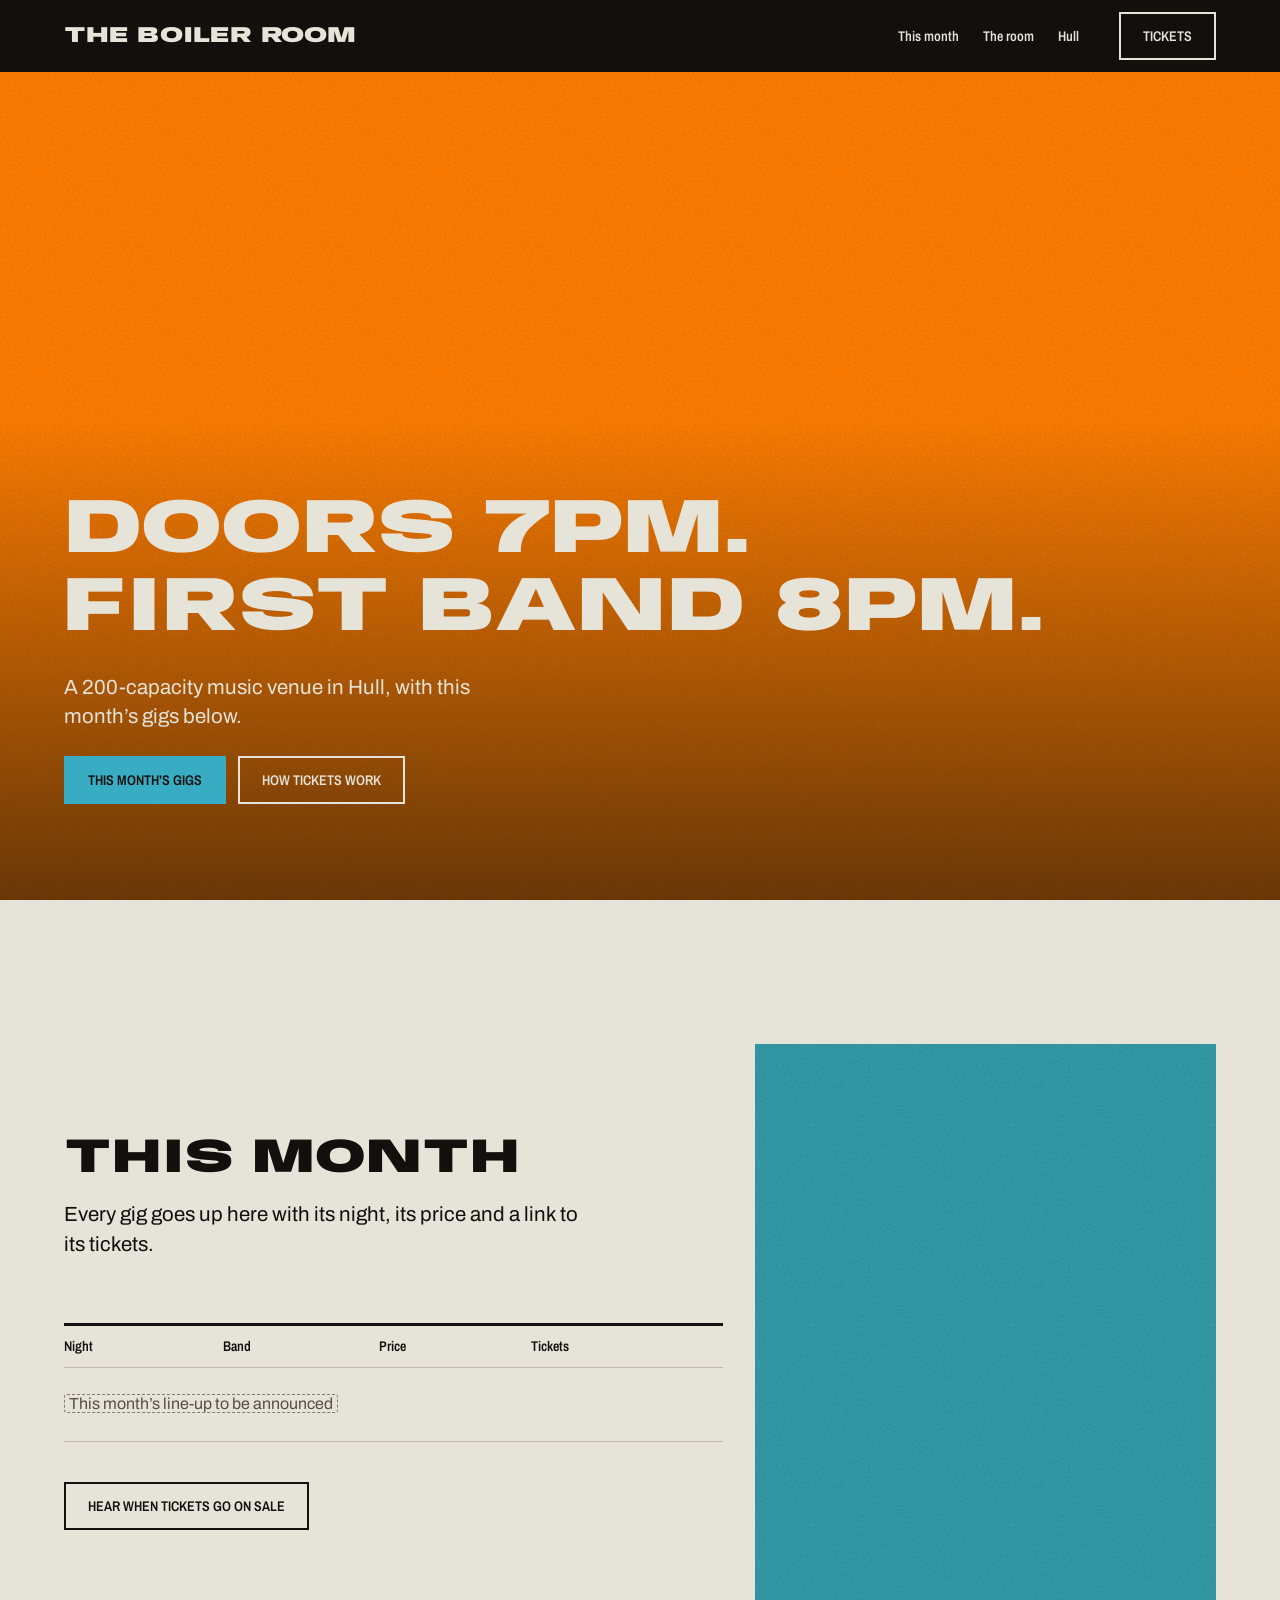
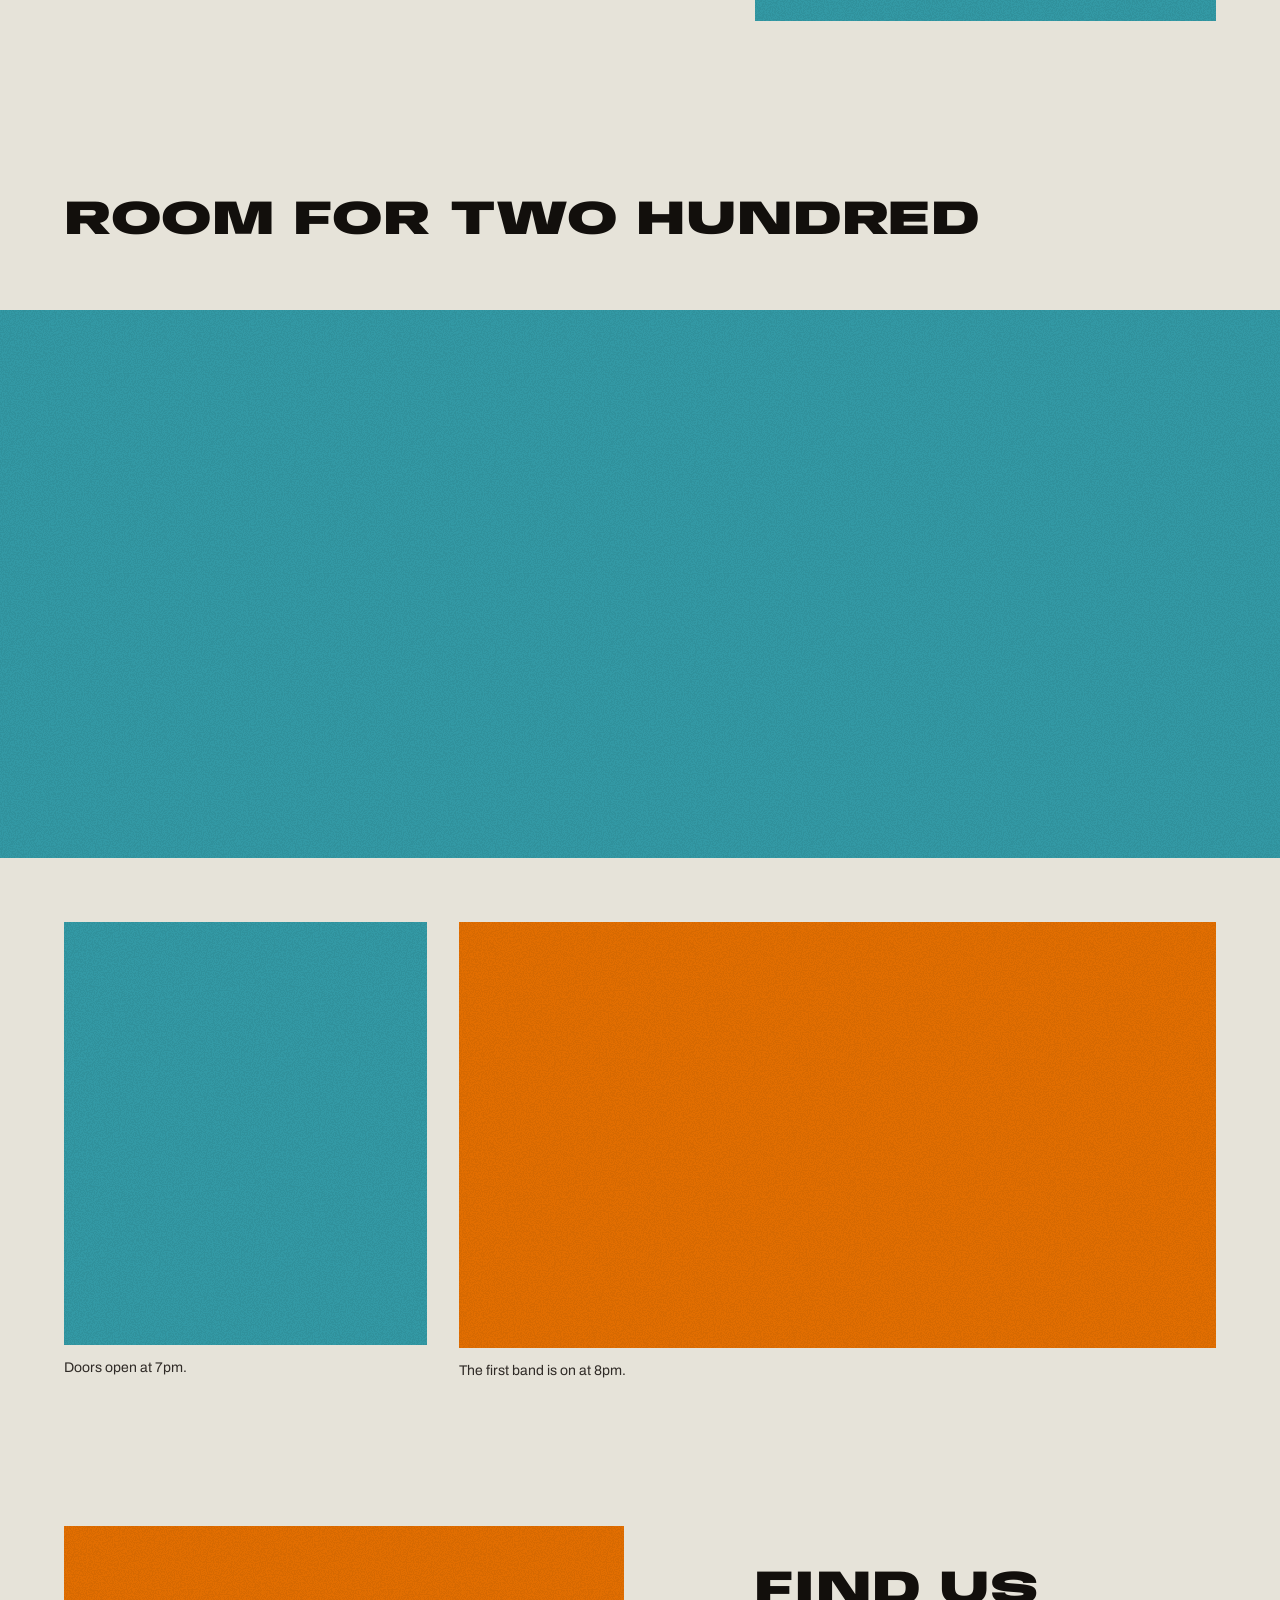
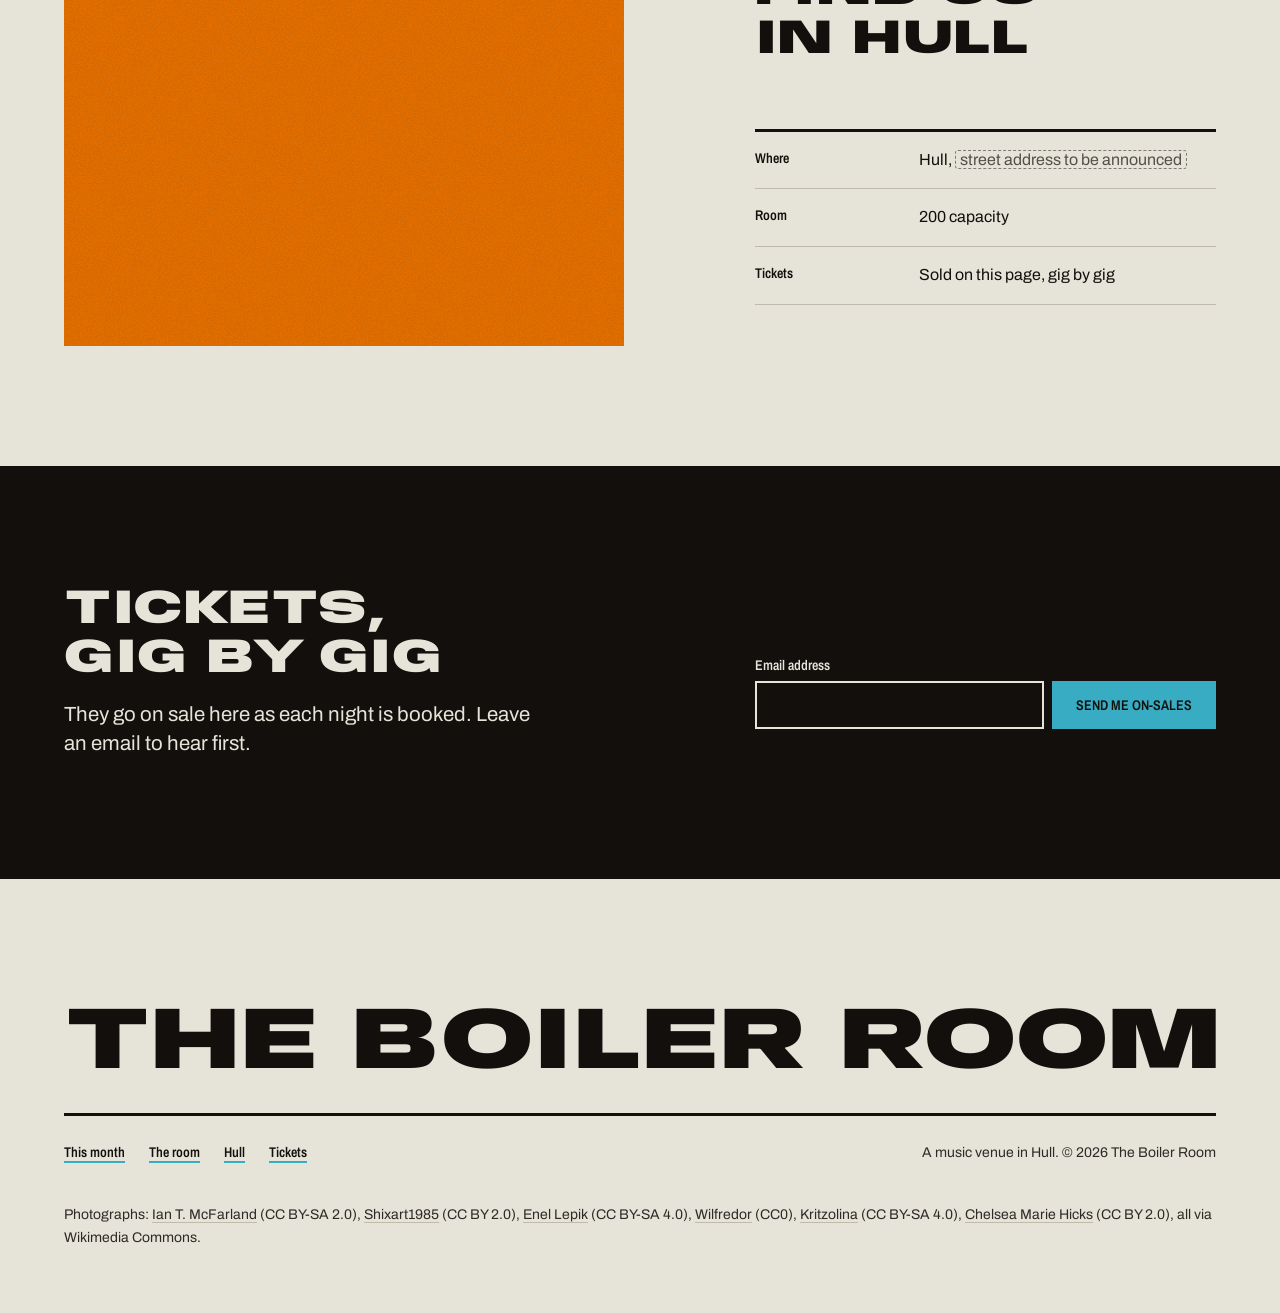
<file: .agents/skills/hallmark/scripts/fixtures/exemplars/playful.html>
<!doctype html>
<html lang="en-GB">
<head>
<meta charset="utf-8">
<meta name="viewport" content="width=device-width, initial-scale=1">
<title>The Boiler Room, Hull: this month’s gigs and tickets</title>
<meta name="description" content="The Boiler Room is a 200-capacity music venue in Hull. Doors 7pm, first band 8pm. This month’s gigs and tickets.">
<link rel="preconnect" href="https://fonts.googleapis.com">
<link rel="preconnect" href="https://fonts.gstatic.com" crossorigin>
<link href="https://fonts.googleapis.com/css2?family=Anybody:wdth,wght@100..150,900&family=Archivo:wght@400;600&family=Archivo+Narrow:wght@600&display=swap" rel="stylesheet">
<style>
/* Hallmark · job: visit · shape: Photographic · genre: playful · theme: Overprint (by request)
 * hero: Poster · nav: slab, the ink bar with the wordmark in stock colour, three links and a knocked-out Tickets outline · footer: mast, the wordmark across the container over the bar rule · imagery: photographs, library 6, mono pulled through one pass each · signature: the bill knocked out of a gig photograph printed in the orange pass · overprint: newsprint
 * axes: light/grotesk-heavy/cool · posture: full-palette · contrast: pass · fold: pass · v2.0.0 */
/* Hallmark · pre-emit critique: P4 H5 E4 S4 R4 V4 · weakest: S, the brief names no acts, so the listing is one honest slot and the photographs and the two times carry the night */
/* Hallmark · hero-review: in-thread · fix · 2 findings · 1 resolved 1 partial (the stage act is a laptop duo; the library holds no band shot with a dark foot, so the handoff asks for the venue's own) · finish-review: in-thread · fix · 1 finding · 1 resolved (the bill's room under the Poster raised to 96px) · gap: the two passes never cross on this page, so the moss shows nowhere */
:root {
  color-scheme: light;
  --space-3xs: 2px; --space-2xs: 4px; --space-xs: 8px; --space-sm: 12px; --space-md: 16px; --space-lg: 24px; --space-xl: 40px; --space-2xl: 64px; --space-3xl: 96px; --space-4xl: 144px;
  --text-xs: 0.8125rem; --text-sm: 0.875rem; --text-md: 1rem; --text-lg: 1.25rem; --text-xl: 1.5625rem; --text-2xl: 1.953rem; --text-3xl: 2.441rem;
  --text-display-s: clamp(2.25rem, 4vw + 0.5rem, 3.75rem); --text-display: clamp(2.75rem, 5vw + 1rem, 5.25rem);
  --text-section: clamp(2rem, 2.5vw + 1rem, 3.5rem); --text-title: clamp(1.25rem, 0.75vw + 0.875rem, 1.625rem); --text-lead: clamp(1.125rem, 0.35vw + 1rem, 1.375rem);
  --ease-out: cubic-bezier(0.16, 1, 0.3, 1); --ease-in: cubic-bezier(0.7, 0, 0.84, 0); --ease-in-out: cubic-bezier(0.65, 0, 0.35, 1);
  --dur-micro: 120ms; --dur-short: 220ms; --dur-long: 420ms;
  --color-error: oklch(52% 0.19 27); --color-success: oklch(50% 0.12 150);
  --container: 1440px; --gutter: 64px; --gap-columns: 32px; --section-gap-s: 120px; --section-gap: 144px; --section-gap-l: 176px;
  --z-base: 1; --z-raised: 10; --z-dropdown: 100; --z-sticky: 200; --z-sticky-nav: 300; --z-modal: 400; --z-toast: 500; --z-tooltip: 600;
  --color-paper: oklch(91.5% 0.014 92); --color-paper-2: oklch(88% 0.017 90); --color-paper-3: oklch(84% 0.02 88);
  --color-ink: oklch(17% 0.008 60); --color-ink-2: oklch(29% 0.01 60); --color-muted: oklch(43% 0.012 70);
  --color-rule: oklch(79% 0.02 85);
  --color-accent: oklch(69% 0.105 213); --color-accent-ink: oklch(17% 0.008 60); --color-focus: oklch(44% 0.1 220);
  --color-accent-2: oklch(72% 0.185 52); --color-accent-2-ink: oklch(17% 0.008 60);
  --color-mix: oklch(40% 0.106 129);
  --blend: multiply; --texture-opacity: 0.05;
  --font-display: "Anybody", ui-sans-serif, sans-serif; --font-body: "Archivo", ui-sans-serif, sans-serif;
  --font-outlier: "Archivo Narrow", ui-sans-serif, sans-serif;
  --radius-card: 0; --radius-pill: 0; --rule-hair: 1px; --rule-bar: 3px;
  --shadow-card: none;
  --tracking-display: -0.01em; --display-stretch: 140%;
}
*, *::before, *::after { box-sizing: border-box; }
html, body { overflow-x: clip; }
html { scrollbar-color: var(--color-muted) var(--color-paper); scroll-padding-top: var(--space-3xl); }
body { margin: 0; background: var(--color-paper); color: var(--color-ink); font-family: var(--font-body); font-size: var(--text-md); line-height: 1.55; -webkit-font-smoothing: antialiased; caret-color: var(--color-accent); }
::selection { background: color-mix(in oklab, var(--color-accent-2) 40%, transparent); }
:focus-visible { outline: 2px solid var(--color-focus); outline-offset: 2px; }
a { color: inherit; text-decoration-thickness: 1px; text-underline-offset: 0.16em; }
h1, h2, h3 { margin: 0; font-family: var(--font-display); font-weight: var(--display-weight, 700); font-synthesis: none; letter-spacing: var(--tracking-display); line-height: 1.05; overflow-wrap: break-word; min-width: 0; text-wrap: balance; }
h1 { max-width: 20ch; font-size: var(--text-display); } h2 { max-width: 30ch; font-size: var(--text-section); } h3 { max-width: 40ch; font-size: var(--text-title); line-height: 1.2; }
.lead { font-size: var(--text-lead); line-height: 1.45; max-width: 52ch; }
p { margin: 0; text-wrap: pretty; }
p:not([class]) { max-width: 65ch; }
img, video { max-width: 100%; height: auto; display: block; }
svg { display: block; }
[hidden] { display: none !important; }
button, input, select, textarea { font: inherit; }
.container { width: 100%; max-width: var(--container); margin-inline: auto; padding-inline: var(--gutter); box-sizing: border-box; }
.num, .figure, td.num { font-variant-numeric: tabular-nums; }
.visually-hidden { position: absolute; width: 1px; height: 1px; overflow: hidden; clip-path: inset(50%); white-space: nowrap; }
[data-slot] { position: relative; overflow: hidden; background: linear-gradient(160deg, var(--color-paper-2, var(--color-paper)), var(--color-paper-3, var(--color-paper))); }
[data-slot] > img { position: absolute; inset: 0; width: 100%; height: 100%; object-fit: cover; z-index: 1; }
[data-slot]:has(> img) > :not(img):not([data-keep]) { display: none !important; }
@media (max-width: 60rem) { :root { --gutter: 24px; --section-gap-s: 80px; --section-gap: 96px; --section-gap-l: 120px; } }
@media (max-width: 40rem) { :root { --gutter: 16px; --section-gap-s: 56px; --section-gap: 72px; --section-gap-l: 96px; --gap-columns: 16px; } }
@media (prefers-reduced-motion: reduce) { *:not(.keep-motion), *:not(.keep-motion)::before, *:not(.keep-motion)::after { animation-duration: 0.01ms !important; animation-iteration-count: 1 !important; transition-duration: 0.01ms !important; scroll-behavior: auto !important; } }
/* photographs: mono con=30 */
[data-slot] > img { filter: grayscale(1) contrast(1.3); }
:root {
  --nav-h: 72px;
  --text-bill: clamp(2.125rem, 6vw, 5.75rem);
  --grain: url("data:image/svg+xml,%3Csvg xmlns='http://www.w3.org/2000/svg' width='200' height='200'%3E%3Cfilter id='g'%3E%3CfeTurbulence type='fractalNoise' baseFrequency='0.85' numOctaves='2' stitchTiles='stitch'/%3E%3CfeColorMatrix values='0 0 0 0 0 0 0 0 0 0 0 0 0 0 0 0 0 0 9 -4'/%3E%3C/filter%3E%3Crect width='100%25' height='100%25' filter='url(%23g)'/%3E%3C/svg%3E");
}

h1, h2, h3 { font-weight: 900; font-stretch: var(--display-stretch); text-transform: uppercase; line-height: 1.02; }

/* the skip link */
.skip { position: absolute; left: var(--space-md); top: calc(-1 * var(--space-3xl)); z-index: var(--z-toast); padding: var(--space-xs) var(--space-md); background: var(--color-ink); color: var(--color-paper); }
.skip:focus-visible { top: var(--space-md); outline-color: var(--color-accent); }

/* controls: the pass-1 fill beside an inset ink outline; the press changes a fill at once */
.btn { display: inline-flex; align-items: center; justify-content: center; min-height: 48px; padding: 0 var(--space-lg); border: 0; border-radius: 0; background: none; font: 600 var(--text-sm)/1 var(--font-outlier); text-transform: uppercase; text-decoration: none; white-space: nowrap; cursor: pointer; }
.btn--primary { background: var(--color-accent); color: var(--color-accent-ink); }
.btn--primary:hover { background: color-mix(in oklab, var(--color-accent) 78%, var(--color-ink)); }
.btn--primary:active { background: color-mix(in oklab, var(--color-accent) 62%, var(--color-ink)); }
.btn--secondary { box-shadow: inset 0 0 0 2px var(--color-ink); color: var(--color-ink); }
.btn--secondary:hover { background: var(--color-ink); color: var(--color-paper); }
.btn--secondary:active { background: var(--color-ink-2); color: var(--color-paper); }
.btn--knock { box-shadow: inset 0 0 0 2px var(--color-paper); color: var(--color-paper); }
.btn--knock:hover { background: var(--color-paper); color: var(--color-ink); }
.btn--knock:active { background: var(--color-paper-3); color: var(--color-ink); }
.btn:focus-visible { outline: 2px solid var(--color-focus); outline-offset: 2px; }
.btn:disabled, .btn[aria-disabled="true"] { opacity: 0.55; cursor: not-allowed; }

/* the two passes: flat fills, multiplied, a photograph pulled through one of them */
.pass-1 { background: var(--color-accent); color: var(--color-accent-ink); mix-blend-mode: var(--blend); }
.pass-2 { background: var(--color-accent-2); color: var(--color-accent-2-ink); mix-blend-mode: var(--blend); }
.pass-1 > img, .pass-2 > img { mix-blend-mode: var(--blend); }
.grain { isolation: isolate; }
.grain::after { content: ""; position: absolute; inset: 0; z-index: 2; pointer-events: none; opacity: var(--texture-opacity); background: var(--grain) 0 0 / 200px; }

/* nav: the slab */
.slab { background: var(--color-ink); color: var(--color-paper); }
.slab__inner { display: flex; align-items: center; justify-content: space-between; gap: var(--space-lg); min-height: var(--nav-h); }
.wordmark { font: 900 1.375rem/1 var(--font-display); font-stretch: var(--display-stretch); text-transform: uppercase; letter-spacing: var(--tracking-display); color: var(--color-paper); text-decoration: none; white-space: nowrap; }
.slab__nav { display: flex; align-items: center; gap: var(--space-xl); }
.slab__links { display: flex; gap: var(--space-lg); margin: 0; padding: 0; list-style: none; }
.slab__links a { font: 600 var(--text-sm)/1 var(--font-outlier); color: var(--color-paper); text-decoration: underline; text-decoration-color: transparent; text-decoration-thickness: 2px; text-underline-offset: 0.35em; white-space: nowrap; }
.slab__links a:hover { text-decoration-color: var(--color-accent); }
.slab :focus-visible, .hero :focus-visible, .wordmark:focus-visible { outline: 2px solid var(--color-accent); outline-offset: 3px; }

/* hero: Poster, the bill knocked out to the stock over the photograph's darkest third */
.hero { position: relative; isolation: isolate; display: grid; align-items: end; min-height: calc(100dvh - var(--nav-h)); background: var(--color-ink); color: var(--color-paper); }
.hero__photo { position: absolute; inset: 0; margin: 0; z-index: 0; mix-blend-mode: normal; }
.hero__photo > img { object-position: 50% 40%; }
.hero__scrim { position: absolute; inset: 0; z-index: 1; pointer-events: none; background: linear-gradient(to top, color-mix(in oklab, var(--color-ink) 62%, transparent), transparent 58%); }
.hero__inner { position: relative; z-index: 3; display: grid; justify-items: start; gap: var(--space-lg); padding-block: var(--space-3xl); }
.hero__head { max-width: none; font-size: var(--text-bill); color: var(--color-paper); }
.hero__lead { max-width: 34ch; color: var(--color-paper); }
.hero__actions { display: flex; flex-wrap: wrap; gap: var(--space-sm); }

/* photographs: square, no frame, each printed through one pass */
.photo { position: relative; margin: 0; }
.photo--tall { aspect-ratio: 4 / 5; }
.photo--wide { aspect-ratio: 21 / 9; width: 100%; }
.photo--hull { aspect-ratio: 4 / 3; }
.caption { margin-top: var(--space-sm); font-size: var(--text-sm); color: var(--color-ink-2); }
.fill { padding: 0 0.25em; border: 1px dashed color-mix(in oklch, var(--color-muted) 70%, transparent); border-radius: 3px; color: var(--color-muted); -webkit-box-decoration-break: clone; box-decoration-break: clone; }

/* this month: the listing beside a photograph in the teal pass */
.listing { padding-top: var(--section-gap); }
.listing__grid { display: grid; grid-template-columns: repeat(12, minmax(0, 1fr)); column-gap: var(--gap-columns); align-items: center; }
.listing__text { grid-column: 1 / 8; display: grid; justify-items: start; }
.listing__text .lead { margin-top: var(--space-md); max-width: 44ch; }
.listing__shot { grid-column: 8 / 13; margin: 0; }
.bill { width: 100%; margin-block: var(--space-2xl) var(--space-xl); border-collapse: collapse; border-top: var(--rule-bar) solid var(--color-ink); font-variant-numeric: tabular-nums; }
.bill th { padding: var(--space-sm) var(--space-md) var(--space-sm) 0; border-bottom: var(--rule-hair) solid var(--color-rule); font: 600 var(--text-sm)/1.2 var(--font-outlier); text-align: left; white-space: nowrap; }
.bill td { padding: var(--space-lg) 0; border-bottom: var(--rule-hair) solid var(--color-rule); }

/* the room: the stage before doors, full bleed, then the night in two */
.room { padding-top: var(--section-gap-l); }
.room h2 { margin-bottom: var(--space-2xl); }
.room__pair { display: grid; grid-template-columns: repeat(12, minmax(0, 1fr)); column-gap: var(--gap-columns); margin-top: var(--space-2xl); }
.room__shot { margin: 0; }
.room__shot--doors { grid-column: 1 / 5; }
.room__shot--doors .photo { aspect-ratio: 6 / 7; }
.room__shot--band { grid-column: 5 / 13; }
.room__shot--band .photo { aspect-ratio: 16 / 9; }

/* hull: the photograph on the other side, the facts as a list under the bar rule */
.hull { padding-block: var(--section-gap) var(--section-gap-s); }
.hull__grid { display: grid; grid-template-columns: repeat(12, minmax(0, 1fr)); column-gap: var(--gap-columns); align-items: center; }
.hull__grid > .photo { grid-column: 1 / 7; }
.hull__text { grid-column: 8 / 13; }
.facts { margin: var(--space-2xl) 0 0; border-top: var(--rule-bar) solid var(--color-ink); }
.facts > div { display: grid; grid-template-columns: minmax(0, 1fr) minmax(0, 2fr); gap: var(--space-md); padding-block: var(--space-md); border-bottom: var(--rule-hair) solid var(--color-rule); }
.facts dt { font: 600 var(--text-sm)/1.5 var(--font-outlier); }
.facts dd { margin: 0; }

/* tickets: the ink band, stock type, the on-sale field */
.tickets { padding-block: var(--section-gap-s); background: var(--color-ink); color: var(--color-paper); }
.tickets__grid { display: grid; grid-template-columns: repeat(12, minmax(0, 1fr)); column-gap: var(--gap-columns); align-items: end; }
.tickets__text { grid-column: 1 / 8; }
.tickets__text .lead { margin-top: var(--space-md); max-width: 40ch; }
.onsale { grid-column: 8 / 13; }
.onsale label { display: block; margin-bottom: var(--space-xs); font: 600 var(--text-sm)/1.2 var(--font-outlier); }
.onsale__row { display: flex; gap: var(--space-xs); }
.onsale input { flex: 1; min-width: 0; min-height: 48px; padding: 0 var(--space-md); border: 0; border-radius: 0; background: var(--color-ink); color: var(--color-paper); box-shadow: inset 0 0 0 2px var(--color-paper); font: 400 var(--text-md) var(--font-body); outline: 2px solid transparent; outline-offset: 2px; }
.onsale input:focus-visible { outline-color: var(--color-accent); }
.onsale input[aria-invalid] { box-shadow: inset 0 0 0 2px var(--color-error); }
.onsale__help { min-height: 1lh; margin-top: var(--space-xs); font-size: var(--text-sm); color: var(--color-paper-3); }
.tickets :focus-visible { outline-color: var(--color-accent); }

/* footer: the mast */
.mast { padding-block: var(--section-gap-s) var(--space-2xl); }
.mast__word { margin: 0; font: 900 clamp(1.5rem, 6.85vw, 6.15rem)/1.02 var(--font-display); font-stretch: var(--display-stretch); text-transform: uppercase; letter-spacing: var(--tracking-display); white-space: nowrap; }
.mast__row { display: flex; flex-wrap: wrap; align-items: baseline; justify-content: space-between; gap: var(--space-lg); margin-top: var(--space-lg); padding-top: var(--space-lg); border-top: var(--rule-bar) solid var(--color-ink); }
.mast__links { display: flex; flex-wrap: wrap; gap: var(--space-lg); margin: 0; padding: 0; list-style: none; }
.mast__links a { font: 600 var(--text-sm)/1.2 var(--font-outlier); text-decoration: underline; text-decoration-color: var(--color-accent); text-decoration-thickness: 2px; text-underline-offset: 0.3em; }
.mast__links a:hover { text-decoration-color: var(--color-ink); }
.mast__note { margin: 0; font-size: var(--text-sm); color: var(--color-ink-2); }
.mast__credits { max-width: none; margin: var(--space-xl) 0 0; font-size: var(--text-sm); line-height: 1.6; color: var(--color-ink-2); }
.mast__credits span { white-space: nowrap; }
.mast__credits a { color: inherit; text-decoration: underline; text-decoration-color: var(--color-rule); text-decoration-thickness: 1px; text-underline-offset: 0.2em; }
.mast__credits a:hover { text-decoration-color: var(--color-ink); }

@media (max-width: 60rem) {
  .slab__links { display: none; }
  .hero { min-height: calc(92dvh - var(--nav-h)); }
  .listing__text, .listing__shot, .hull__grid > .photo, .hull__text, .tickets__text, .onsale { grid-column: 1 / -1; }
  .listing__shot, .hull__text, .onsale { margin-top: var(--space-2xl); }
  .room__shot--doors, .room__shot--band { grid-column: 1 / -1; }
  .room__shot--band { margin-top: var(--space-xl); }
}
@media (max-width: 40rem) {
  .wordmark { font-size: 1.0625rem; }
  .slab__nav { gap: var(--space-md); }
  .hero__inner { padding-block: var(--space-2xl) var(--space-xl); }
  .bill th:nth-child(n+3) { display: none; }
  .onsale__row { flex-direction: column; }
}
</style>
</head>
<body>
<a class="skip" href="#main">Skip to content</a>

<header class="slab">
  <div class="container slab__inner">
    <a class="wordmark" href="#main" aria-label="The Boiler Room, home">The Boiler Room</a>
    <nav class="slab__nav" aria-label="Main">
      <ul class="slab__links">
        <li><a href="#this-month">This month</a></li>
        <li><a href="#the-room">The room</a></li>
        <li><a href="#hull">Hull</a></li>
      </ul>
      <a class="btn btn--knock" href="#tickets">Tickets</a>
    </nav>
  </div>
</header>

<main id="main">
  <section class="hero" aria-labelledby="hero-head">
    <figure class="hero__photo pass-2 grain" data-slot="hero" data-alt="A gig night at the Boiler Room: the crowd from behind, hands up, the stage lit, with a dark lower half for the bill">
      <img src="https://upload.wikimedia.org/wikipedia/commons/thumb/d/d1/Lights_%282011-04-24_by_Ian_T._McFarland%29.jpg/1280px-Lights_%282011-04-24_by_Ian_T._McFarland%29.jpg" width="3198" height="2555" fetchpriority="high" alt="Two guitarists in silhouette on a small stage, lit through smoke" style="object-position: 55% 40%">
    </figure>
    <div class="hero__scrim" aria-hidden="true"></div>
    <div class="container hero__inner">
      <h1 id="hero-head" class="hero__head">Doors&nbsp;7pm.<br>First&nbsp;band 8pm.</h1>
      <p class="lead hero__lead">A 200-capacity music venue in Hull, with this month’s gigs below.</p>
      <div class="hero__actions">
        <a class="btn btn--primary" href="#this-month">This month’s gigs</a>
        <a class="btn btn--knock" href="#tickets">How tickets work</a>
      </div>
    </div>
  </section>

  <section id="this-month" class="listing" aria-labelledby="month-head">
    <div class="container listing__grid">
      <div class="listing__text">
        <h2 id="month-head">This month</h2>
        <p class="lead">Every gig goes up here with its night, its price and a link to its tickets.</p>
        <table class="bill">
          <caption class="visually-hidden">Gigs at the Boiler Room this month</caption>
          <thead>
            <tr><th scope="col">Night</th><th scope="col">Band</th><th scope="col">Price</th><th scope="col">Tickets</th></tr>
          </thead>
          <tbody>
            <tr><td colspan="4"><span class="fill" data-fill="line-up">This month’s line-up to be announced</span></td></tr>
          </tbody>
        </table>
        <a class="btn btn--secondary" href="#tickets">Hear when tickets go on sale</a>
      </div>
      <figure class="listing__shot">
        <div class="photo photo--tall pass-1 grain" data-slot="month" data-alt="A gig at the Boiler Room from the floor: a fan with both arms up, the band behind in the stage haze">
          <img src="https://upload.wikimedia.org/wikipedia/commons/thumb/f/f6/Energetic_guitarist_performs_on_stage_during_a_lively_music_festival_at_night%2C_surrounded_by_vibrant_lights_and_excited_fans.jpg/1280px-Energetic_guitarist_performs_on_stage_during_a_lively_music_festival_at_night%2C_surrounded_by_vibrant_lights_and_excited_fans.jpg" width="2300" height="1530" loading="lazy" alt="A long-haired guitarist playing under the stage lights in haze" style="object-position: 45% 55%">
        </div>
      </figure>
    </div>
  </section>

  <section id="the-room" class="room" aria-labelledby="room-head">
    <div class="container">
      <h2 id="room-head">Room for two hundred</h2>
    </div>
    <div class="photo photo--wide pass-1 grain" data-slot="room" data-alt="The Boiler Room before doors: the stage, the drum kit and the microphone, wide, from the floor">
      <img src="https://upload.wikimedia.org/wikipedia/commons/thumb/2/2f/Ansambel_SkaMeika%C2%B4.jpg/1280px-Ansambel_SkaMeika%C2%B4.jpg" width="5760" height="2880" loading="lazy" alt="The shadows of a band, horns and all, thrown on a lit screen behind the stage" style="object-position: 50% 55%">
    </div>
    <div class="container room__pair">
      <figure class="room__shot room__shot--doors">
        <div class="photo pass-1 grain" data-slot="doors" data-alt="People coming in at the Boiler Room as the doors open">
          <img src="https://upload.wikimedia.org/wikipedia/commons/thumb/e/e0/Man_playing_an_acoustic_brazilian_guitar_%28Viol%C3%A3o%29_on_Marco_Zero_Square%2C_Refice%2C_Pernambuco%2C_Brazil.jpg/1280px-Man_playing_an_acoustic_brazilian_guitar_%28Viol%C3%A3o%29_on_Marco_Zero_Square%2C_Refice%2C_Pernambuco%2C_Brazil.jpg" width="1920" height="1280" loading="lazy" alt="A weathered hand picking the strings of a resonator guitar" style="object-position: 30% 45%">
        </div>
        <figcaption class="caption">Doors open at 7pm.</figcaption>
      </figure>
      <figure class="room__shot room__shot--band">
        <div class="photo pass-2 grain" data-slot="band" data-alt="The first band of the night on the Boiler Room stage">
          <img src="https://upload.wikimedia.org/wikipedia/commons/thumb/4/4f/Kratzen_at_Puch_Open_Air_2024_02.jpg/1280px-Kratzen_at_Puch_Open_Air_2024_02.jpg" width="5472" height="3648" loading="lazy" alt="A bass player and a keyboard player on stage under the lights" style="object-position: 50% 40%">
        </div>
        <figcaption class="caption">The first band is on at 8pm.</figcaption>
      </figure>
    </div>
  </section>

  <section id="hull" class="hull" aria-labelledby="hull-head">
    <div class="container hull__grid">
      <div class="photo photo--hull pass-2 grain" data-slot="bar" data-alt="The Boiler Room on a gig night, the bar and the room from inside">
        <img src="https://upload.wikimedia.org/wikipedia/commons/thumb/5/51/Cure_cocktail_bar_New_Orleans_2011.jpg/1280px-Cure_cocktail_bar_New_Orleans_2011.jpg" width="4752" height="3168" loading="lazy" alt="A dim bar with lit shelves of bottles and a bartender at work" style="object-position: 25% 35%">
      </div>
      <div class="hull__text">
        <h2 id="hull-head">Find us in Hull</h2>
        <dl class="facts">
          <div><dt>Where</dt><dd>Hull, <span class="fill" data-fill="address">street address to be announced</span></dd></div>
          <div><dt>Room</dt><dd>200 capacity</dd></div>
          <div><dt>Tickets</dt><dd>Sold on this page, gig by gig</dd></div>
        </dl>
      </div>
    </div>
  </section>

  <section id="tickets" class="tickets" aria-labelledby="tickets-head">
    <div class="container tickets__grid">
      <div class="tickets__text">
        <h2 id="tickets-head">Tickets, gig by gig</h2>
        <p class="lead">They go on sale here as each night is booked. Leave an email to hear first.</p>
      </div>
      <form class="onsale" data-endpoint="" novalidate>
        <label for="onsale-email">Email address</label>
        <div class="onsale__row">
          <input id="onsale-email" name="email" type="email" inputmode="email" autocomplete="email" required>
          <button class="btn btn--primary" type="submit">Send me on-sales</button>
        </div>
        <p class="onsale__help" id="onsale-help" aria-live="polite"></p>
      </form>
    </div>
  </section>
</main>

<footer class="mast">
  <div class="container">
    <p class="mast__word">The Boiler Room</p>
    <div class="mast__row">
      <nav aria-label="Footer">
        <ul class="mast__links">
          <li><a href="#this-month">This month</a></li>
          <li><a href="#the-room">The room</a></li>
          <li><a href="#hull">Hull</a></li>
          <li><a href="#tickets">Tickets</a></li>
        </ul>
      </nav>
      <p class="mast__note">A music venue in Hull. © 2026 The Boiler Room</p>
    </div>
    <p class="mast__credits" data-credits>Photographs: <a href="https://commons.wikimedia.org/wiki/File:Lights_(2011-04-24_by_Ian_T._McFarland).jpg">Ian T. McFarland</a> <span>(CC BY-SA 2.0)</span>, <a href="https://commons.wikimedia.org/wiki/File:Energetic_guitarist_performs_on_stage_during_a_lively_music_festival_at_night,_surrounded_by_vibrant_lights_and_excited_fans.jpg">Shixart1985</a> <span>(CC BY 2.0)</span>, <a href="https://commons.wikimedia.org/wiki/File:Ansambel_SkaMeika%C2%B4.jpg">Enel Lepik</a> <span>(CC BY-SA 4.0)</span>, <a href="https://commons.wikimedia.org/wiki/File:Man_playing_an_acoustic_brazilian_guitar_(Viol%C3%A3o)_on_Marco_Zero_Square,_Refice,_Pernambuco,_Brazil.jpg">Wilfredor</a> <span>(CC0)</span>, <a href="https://commons.wikimedia.org/wiki/File:Kratzen_at_Puch_Open_Air_2024_02.jpg">Kritzolina</a> <span>(CC BY-SA 4.0)</span>, <a href="https://commons.wikimedia.org/wiki/File:Cure_cocktail_bar_New_Orleans_2011.jpg">Chelsea Marie Hicks</a> <span>(CC BY 2.0)</span>, all via Wikimedia Commons.</p>
  </div>
</footer>

<script>
document.querySelectorAll('form[data-endpoint]').forEach((form) => {
  const input = form.querySelector('input'), help = form.querySelector('[aria-live]');
  form.addEventListener('submit', (e) => {
    e.preventDefault();
    const ok = input.checkValidity();
    input.toggleAttribute('aria-invalid', !ok);
    if (!ok) { input.setAttribute('aria-describedby', help.id); help.textContent = 'That address looks incomplete. Write it as name@example.com.'; input.focus(); return; }
    if (!form.dataset.endpoint) { help.textContent = 'Nothing was sent: this form is not connected yet.'; return; }
    fetch(form.dataset.endpoint, { method: 'POST', body: new FormData(form) })
      .then((r) => { help.textContent = r.ok ? 'Thanks. On-sales go to ' + input.value.trim() + '.' : 'That did not go through. Try again in a minute.'; })
      .catch(() => { help.textContent = 'That did not go through. Try again in a minute.'; });
  });
});
window.hallmarkSlots = (m) => { for (const [k, v] of Object.entries(m)) { const s = document.querySelector(`[data-slot="${k}"]`); if (!s) continue; const im = new Image(); im.src = typeof v === 'string' ? v : v.src; im.alt = (typeof v === 'object' && v.alt) || s.dataset.alt || ''; s.querySelectorAll(':scope > img').forEach((o) => o.remove()); s.prepend(im); } };
document.querySelectorAll('[data-slot] > img').forEach((i) => { if (i.complete && !i.naturalWidth) i.remove(); else i.addEventListener('error', () => i.remove(), { once: true }); });
</script>
</body>
</html>
</file>
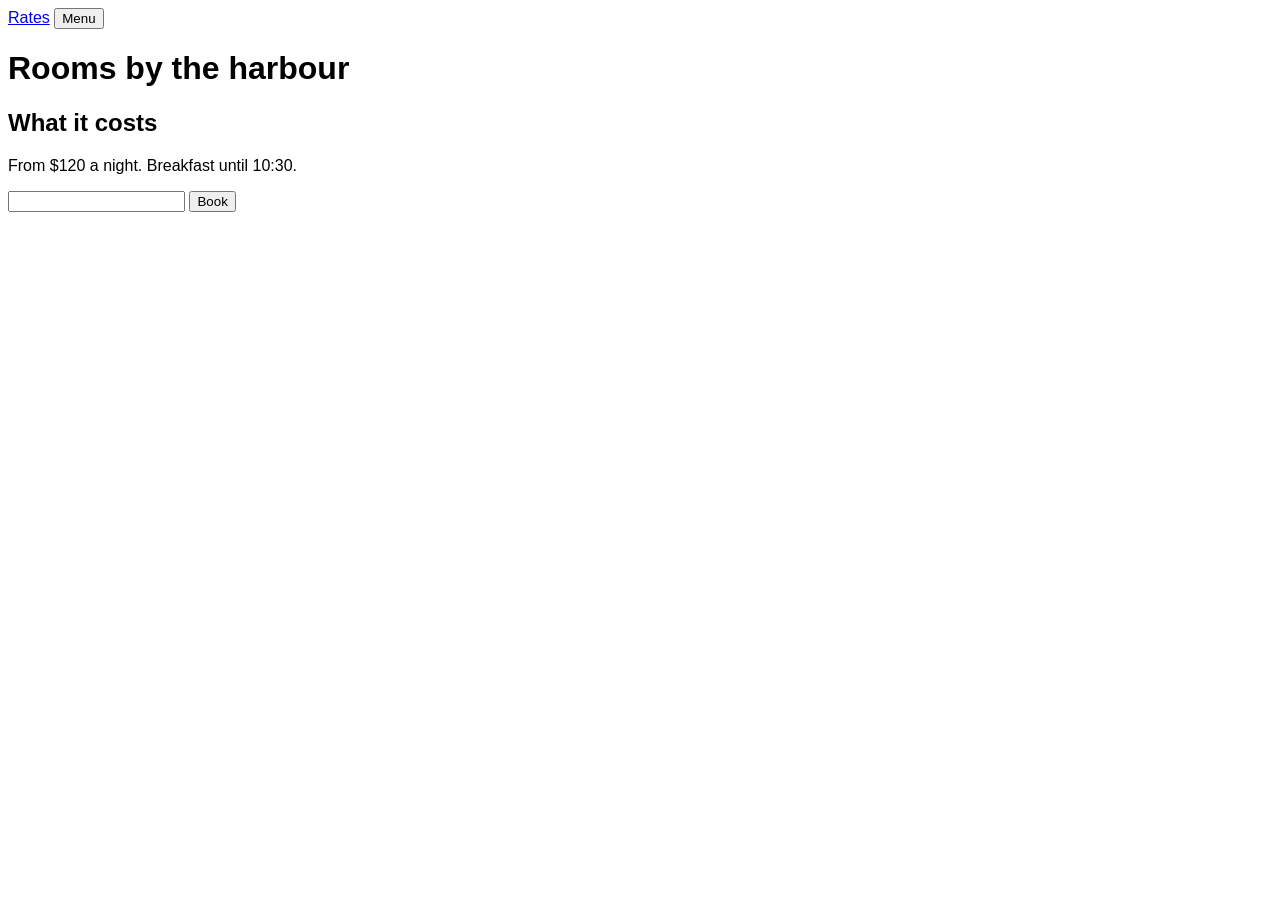
<file: .agents/skills/hallmark/scripts/fixtures/kept/after.html>
<!doctype html>
<html lang="en">
<head>
<meta charset="utf-8">
<meta name="viewport" content="width=device-width, initial-scale=1">
<title>Kept fixture, the page after</title>
<meta name="description" content="A careless redesign: one link, one field, one handler, one test hook and one script hook are gone, and one heading is reworded.">
<style>
/* Hallmark · shape: fixture · genre: editorial · theme: fixture (by request) · redesign: full */
/* Hallmark · dropped mailto:desk@example.com · the desk address is retired and the form replaces it */
body { font-family: sans-serif; }
</style>
</head>
<body>
<nav id="site-nav"><a href="#rates">Rates</a> <button id="menu-button" type="button">Menu</button></nav>
<h1>Rooms by the harbour</h1>
<h2 id="rates">What it costs</h2>
<p>From $120 a night. Breakfast until 10:30.</p>
<form action="https://example.com/api/book" method="post">
  <input name="email" type="email">
  <button type="submit">Book</button>
</form>
<script>
document.getElementById('nav-toggle').addEventListener('click', function () { document.querySelector('#site-nav').classList.toggle('is-open'); });
</script>
</body>
</html>
</file>
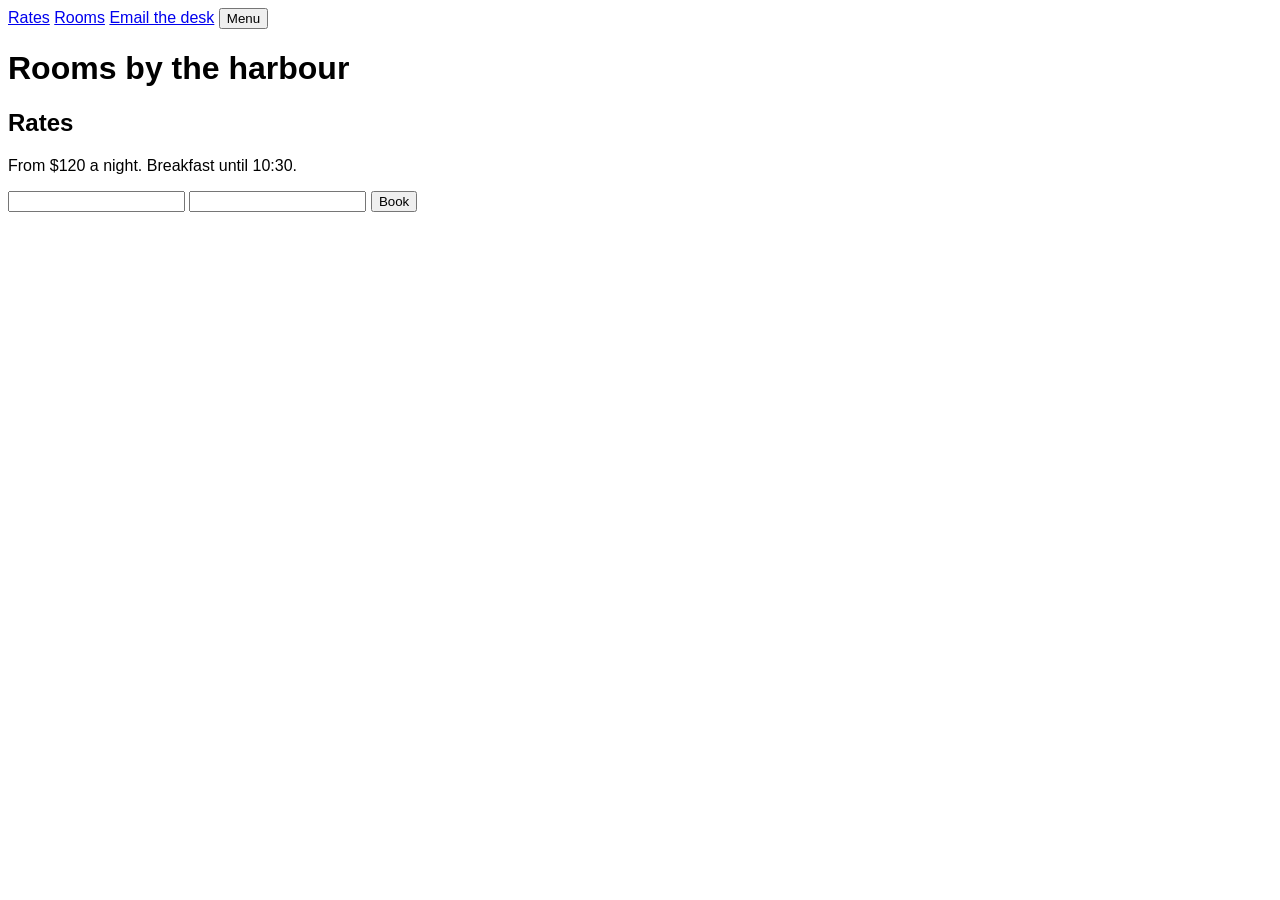
<file: .agents/skills/hallmark/scripts/fixtures/kept/before.html>
<!doctype html>
<html lang="en">
<head>
<meta charset="utf-8">
<meta name="viewport" content="width=device-width, initial-scale=1">
<title>Kept fixture, the page before</title>
<meta name="description" content="The page a redesign starts from; after.html drops one of everything the record holds.">
<style>
body { font-family: sans-serif; }
</style>
</head>
<body>
<nav id="site-nav"><a href="#rates">Rates</a> <a href="rooms.html">Rooms</a> <a href="mailto:desk@example.com">Email the desk</a> <button id="nav-toggle" type="button">Menu</button></nav>
<h1>Rooms by the harbour</h1>
<h2 id="rates">Rates</h2>
<p>From $120 a night. Breakfast until 10:30.</p>
<form action="https://example.com/api/book" method="post">
  <input name="email" type="email">
  <input name="nights" type="number">
  <button type="submit" onclick="track('book')" data-testid="book-button">Book</button>
</form>
<script>
document.getElementById('nav-toggle').addEventListener('click', function () { document.querySelector('#site-nav').classList.toggle('is-open'); });
</script>
</body>
</html>
</file>
